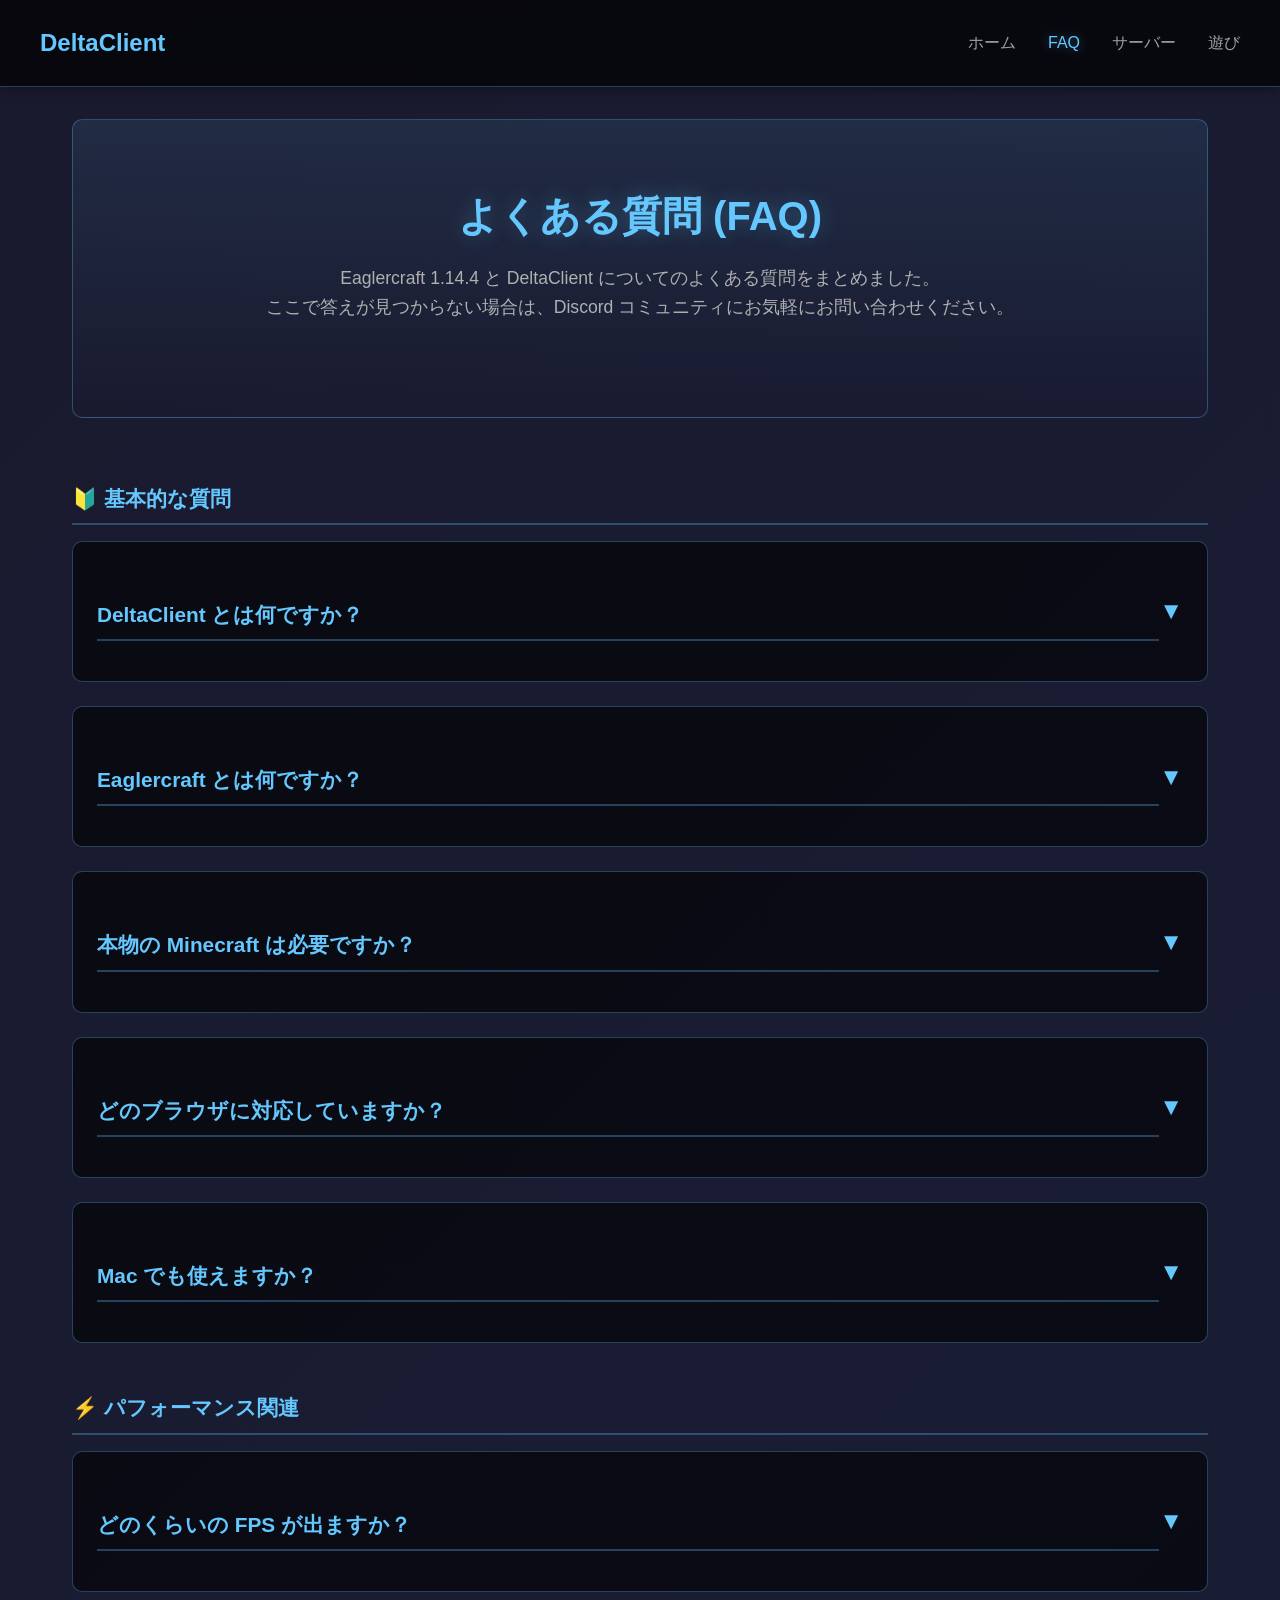
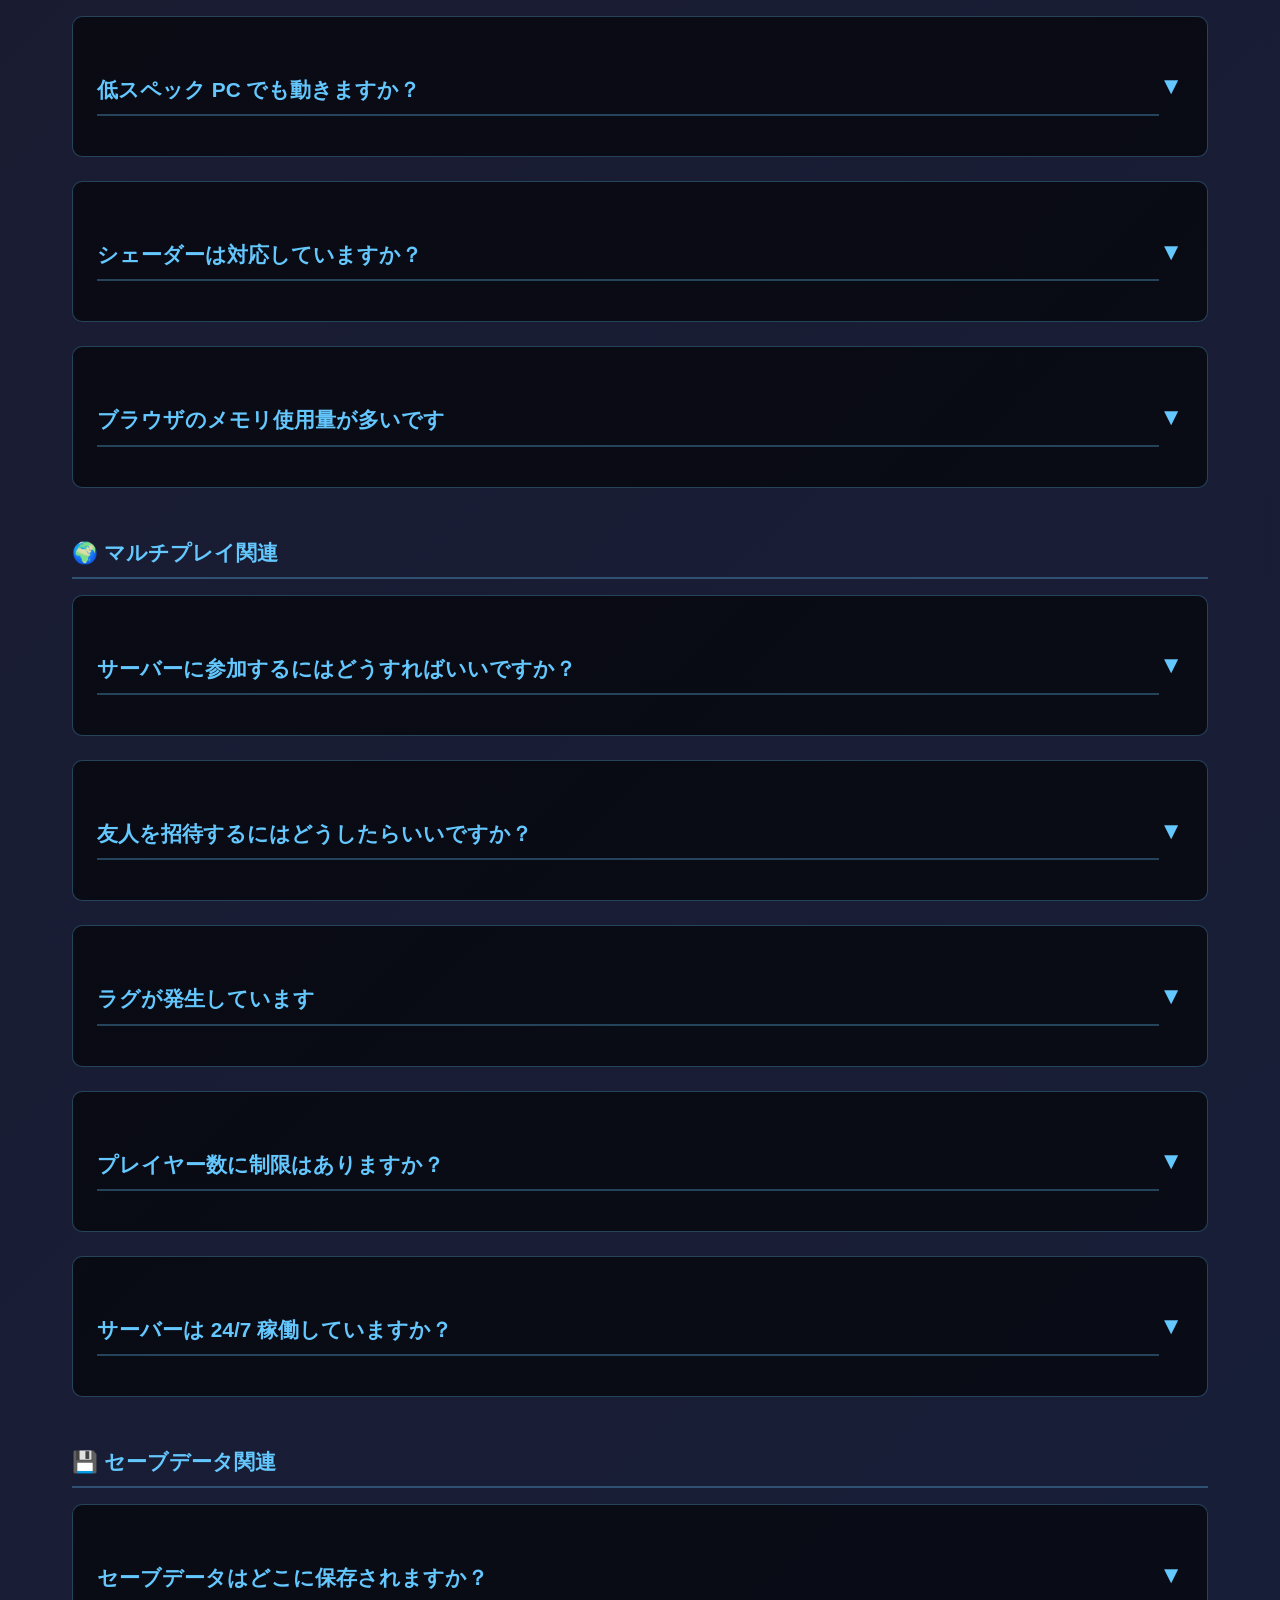
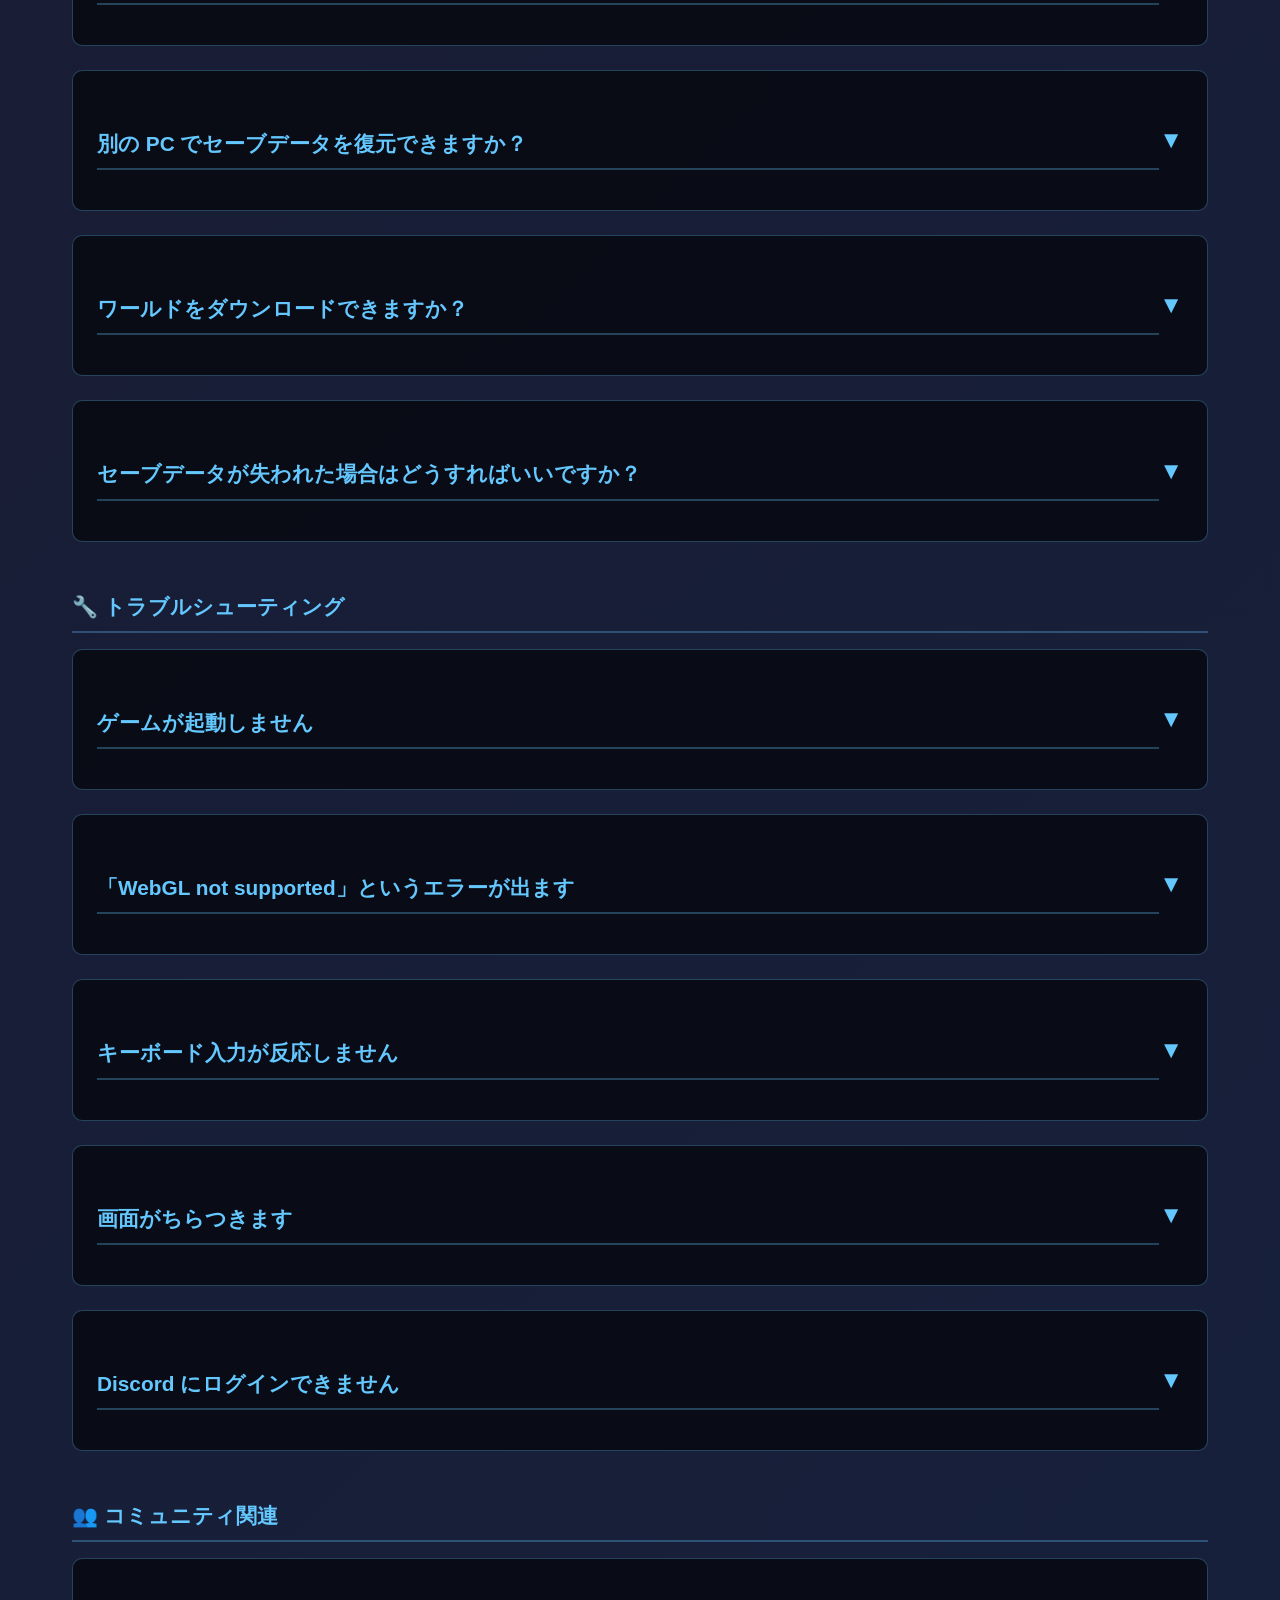
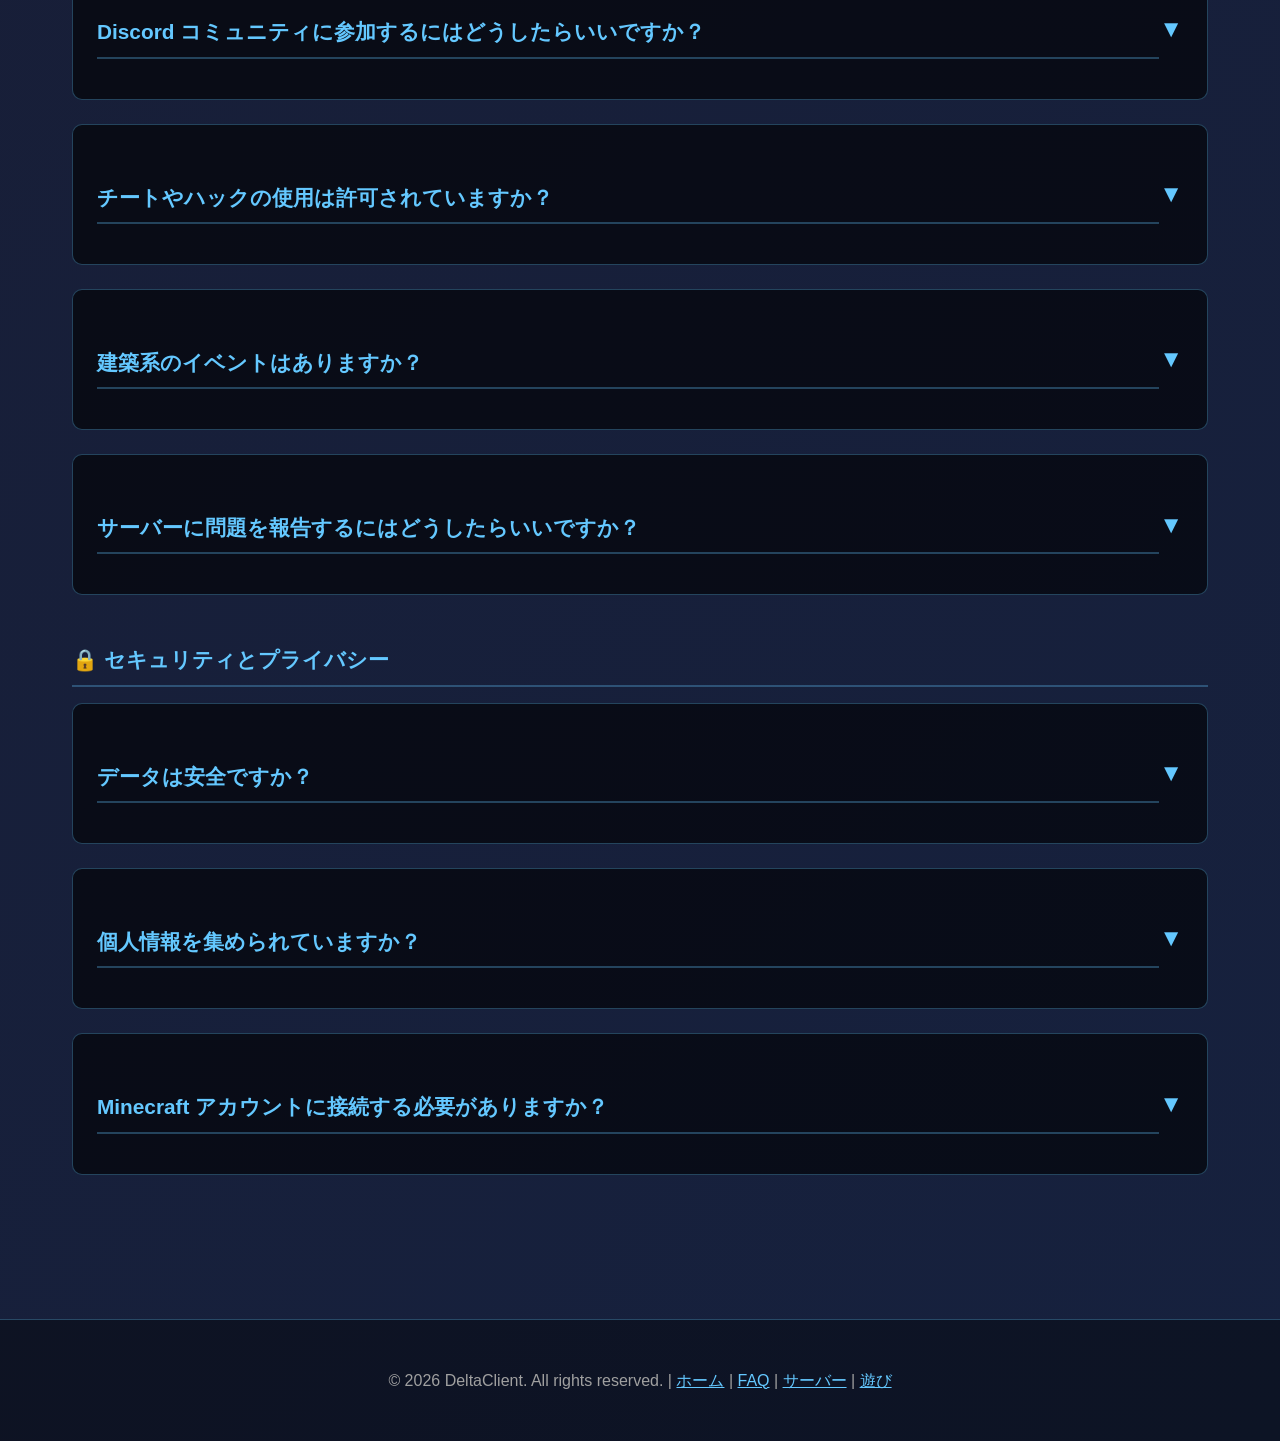
<file: docs/index.html>
<!DOCTYPE html>
<html lang="ja">
<head>
<meta charset="utf-8">
<meta content="width=device-width, initial-scale=1" name="viewport">
<title>DeltaClient FAQ - よくある質問</title>
<meta content="DeltaClient FAQ" property="og:title">
<meta content="website" property="og:type">
<meta content="Eaglercraft 1.14.4 と OptiFine に関するよくある質問とその回答です。" property="og:description">
<meta content="Eaglercraft 1.14.4 と OptiFine に関するよくある質問とその回答です。" name="description">
<link rel="stylesheet" href="style.css">
<style>
.faq-container {
  margin-top: 2rem;
}

.faq-category {
  margin-bottom: 3rem;
}

.faq-category h3 {
  font-size: 1.3rem;
  margin: 2rem 0 1rem 0;
  color: var(--primary-color);
  padding-bottom: 0.5rem;
  border-bottom: 2px solid var(--border-color);
}
</style>
</head>
<body>
<header>
  <div class="header-content">
    <a href="../index.html" class="logo">DeltaClient</a>
    <nav>
      <a href="../index.html">ホーム</a>
      <a href="index.html" class="active">FAQ</a>
      <a href="../server/index.html">サーバー</a>
      <a href="../lol/index.html">遊び</a>
    </nav>
  </div>
</header>

<div class="container">
  <section class="hero">
    <h1>よくある質問 (FAQ)</h1>
    <p>Eaglercraft 1.14.4 と DeltaClient についてのよくある質問をまとめました。<br>
    ここで答えが見つからない場合は、Discord コミュニティにお気軽にお問い合わせください。</p>
  </section>

  <div class="faq-container">
    <!-- 基本的な質問 -->
    <section class="faq-category">
      <h3>🔰 基本的な質問</h3>

      <div class="faq-item">
        <div class="faq-question">
          <h3>DeltaClient とは何ですか？</h3>
          <span class="faq-toggle">▼</span>
        </div>
        <div class="faq-answer">
          <p>DeltaClient は、Eaglercraft 1.14.4 + OptiFine のブラウザベースのランチャーです。インストール不要で、ブラウザからすぐに Minecraft をプレイできます。パフォーマンス最適化により、低スペック環境でも快適にプレイできるのが特徴です。</p>
        </div>
      </div>

      <div class="faq-item">
        <div class="faq-question">
          <h3>Eaglercraft とは何ですか？</h3>
          <span class="faq-toggle">▼</span>
        </div>
        <div class="faq-answer">
          <p>Eaglercraft は、Minecraft Java Edition を WebGL にコンパイルしたバージョンです。ブラウザで Minecraft をプレイできるため、インストールやダウンロードが不要です。マルチプレイサーバーにも対応しています。</p>
        </div>
      </div>

      <div class="faq-item">
        <div class="faq-question">
          <h3>本物の Minecraft は必要ですか？</h3>
          <span class="faq-toggle">▼</span>
        </div>
        <div class="faq-answer">
          <p>いいえ、不要です。DeltaClient はスタンドアロンで動作し、Minecraft Java Edition を購入する必要はありません。ブラウザからすぐにプレイを開始できます。</p>
        </div>
      </div>

      <div class="faq-item">
        <div class="faq-question">
          <h3>どのブラウザに対応していますか？</h3>
          <span class="faq-toggle">▼</span>
        </div>
        <div class="faq-answer">
          <p>WebGL 対応の最新ブラウザであれば動作します。推奨環境は Chrome, Firefox, Safari, Edge などです。古いバージョンのブラウザでは動作しないことがあります。</p>
        </div>
      </div>

      <div class="faq-item">
        <div class="faq-question">
          <h3>Mac でも使えますか？</h3>
          <span class="faq-toggle">▼</span>
        </div>
        <div class="faq-answer">
          <p>はい、Mac でもブラウザから使用できます。ただし、WebGL に対応した最新のブラウザが必要です。Safari は特定のバージョンで制限がある場合があります。</p>
        </div>
      </div>
    </section>

    <!-- パフォーマンス関連 -->
    <section class="faq-category">
      <h3>⚡ パフォーマンス関連</h3>

      <div class="faq-item">
        <div class="faq-question">
          <h3>どのくらいの FPS が出ますか？</h3>
          <span class="faq-toggle">▼</span>
        </div>
        <div class="faq-answer">
          <p>OptiFine の最適化により、ほとんどの環境で 60+ FPS が期待できます。ただし、PC のスペックやネットワーク速度により差があります。古い PC でも 30-40 FPS 程度でプレイ可能です。</p>
        </div>
      </div>

      <div class="faq-item">
        <div class="faq-question">
          <h3>低スペック PC でも動きますか？</h3>
          <span class="faq-toggle">▼</span>
        </div>
        <div class="faq-answer">
          <p>はい。DeltaClient は低スペック環境での動作を最優先に設計されています。レンダー距離やグラフィック設定を調整することで、古い PC でも快適にプレイできます。</p>
        </div>
      </div>

      <div class="faq-item">
        <div class="faq-question">
          <h3>シェーダーは対応していますか？</h3>
          <span class="faq-toggle">▼</span>
        </div>
        <div class="faq-answer">
          <p>DeltaClient ではシェーダーを無効化し、パフォーマンスを優先しています。これにより、ブラウザ版でも安定した高フレームレートを実現しています。</p>
        </div>
      </div>

      <div class="faq-item">
        <div class="faq-question">
          <h3>ブラウザのメモリ使用量が多いです</h3>
          <span class="faq-toggle">▼</span>
        </div>
        <div class="faq-answer">
          <p>これはゲームの性質上、ある程度は避けられません。ただし、ブラウザのリソース制限を確認したり、不要なタブを閉じたりすることで、メモリ使用量を削減できます。</p>
        </div>
      </div>
    </section>

    <!-- マルチプレイ関連 -->
    <section class="faq-category">
      <h3>🌍 マルチプレイ関連</h3>

      <div class="faq-item">
        <div class="faq-question">
          <h3>サーバーに参加するにはどうすればいいですか？</h3>
          <span class="faq-toggle">▼</span>
        </div>
        <div class="faq-answer">
          <p>ゲーム内のマルチプレイメニューからサーバーアドレスを入力するか、サーバーリストから選択してください。招待コードがある場合は、そのコードを入力すれば簡単に参加できます。</p>
        </div>
      </div>

      <div class="faq-item">
        <div class="faq-question">
          <h3>友人を招待するにはどうしたらいいですか？</h3>
          <span class="faq-toggle">▼</span>
        </div>
        <div class="faq-answer">
          <p>現在のワールドの「招待を共有」ボタンから招待コードを生成できます。このコードを友人に共有すれば、友人もワールドに参加できます。</p>
        </div>
      </div>

      <div class="faq-item">
        <div class="faq-question">
          <h3>ラグが発生しています</h3>
          <span class="faq-toggle">▼</span>
        </div>
        <div class="faq-answer">
          <p>以下の対策を試してください：1) インターネット接続を確認、2) ブラウザのキャッシュをクリア、3) グラフィック設定を下げる、4) 不要なバックグラウンドアプリを終了。それでも改善しない場合は、Discord で報告してください。</p>
        </div>
      </div>

      <div class="faq-item">
        <div class="faq-question">
          <h3>プレイヤー数に制限はありますか？</h3>
          <span class="faq-toggle">▼</span>
        </div>
        <div class="faq-answer">
          <p>サーバーの設定により異なります。通常、公開サーバーでは 10-50 人が同時にプレイできます。プライベートサーバーではより多くのプレイヤーをホストできる場合があります。</p>
        </div>
      </div>

      <div class="faq-item">
        <div class="faq-question">
          <h3>サーバーは 24/7 稼働していますか？</h3>
          <span class="faq-toggle">▼</span>
        </div>
        <div class="faq-answer">
          <p>メインサーバーは 24/7 稼働しています。ただし、定期的なメンテナンスのため、一時的にダウンすることがあります。メンテナンススケジュールは Discord で事前告知されます。</p>
        </div>
      </div>
    </section>

    <!-- セーブデータ -->
    <section class="faq-category">
      <h3>💾 セーブデータ関連</h3>

      <div class="faq-item">
        <div class="faq-question">
          <h3>セーブデータはどこに保存されますか？</h3>
          <span class="faq-toggle">▼</span>
        </div>
        <div class="faq-answer">
          <p>セーブデータはブラウザのローカルストレージに保存されます。ブラウザのキャッシュをクリアするとセーブデータが失われる可能性があります。重要なワールドはバックアップを推奨します。</p>
        </div>
      </div>

      <div class="faq-item">
        <div class="faq-question">
          <h3>別の PC でセーブデータを復元できますか？</h3>
          <span class="faq-toggle">▼</span>
        </div>
        <div class="faq-answer">
          <p>ブラウザのデータを別の PC に転送することで、理論上は可能ですが、推奨されません。マルチプレイサーバーのデータはサーバー側に保存されるため、別の PC からアクセスできます。</p>
        </div>
      </div>

      <div class="faq-item">
        <div class="faq-question">
          <h3>ワールドをダウンロードできますか？</h3>
          <span class="faq-toggle">▼</span>
        </div>
        <div class="faq-answer">
          <p>現在のバージョンではワールドのダウンロード機能はありません。ただし、今後のアップデートで実装される予定です。</p>
        </div>
      </div>

      <div class="faq-item">
        <div class="faq-question">
          <h3>セーブデータが失われた場合はどうすればいいですか？</h3>
          <span class="faq-toggle">▼</span>
        </div>
        <div class="faq-answer">
          <p>ブラウザのローカルストレージに復元できない場合、復旧は困難です。重要なワールドは定期的にバックアップすることをお勧めします。ただし、サーバーのデータは別に保存されているため、サーバーに参加すれば復旧できます。</p>
        </div>
      </div>
    </section>

    <!-- トラブルシューティング -->
    <section class="faq-category">
      <h3>🔧 トラブルシューティング</h3>

      <div class="faq-item">
        <div class="faq-question">
          <h3>ゲームが起動しません</h3>
          <span class="faq-toggle">▼</span>
        </div>
        <div class="faq-answer">
          <p>以下を確認してください：1) ブラウザが最新版か、2) WebGL が有効か、3) Javascript が有効か、4) ブラウザのキャッシュをクリア。それでも起動しない場合は、別のブラウザを試してください。</p>
        </div>
      </div>

      <div class="faq-item">
        <div class="faq-question">
          <h3>「WebGL not supported」というエラーが出ます</h3>
          <span class="faq-toggle">▼</span>
        </div>
        <div class="faq-answer">
          <p>お使いのブラウザが WebGL に対応していません。以下を試してください：1) ブラウザを最新版に更新、2) 別のブラウザを試す（Chrome, Firefox を推奨）、3) GPU ドライバを更新。</p>
        </div>
      </div>

      <div class="faq-item">
        <div class="faq-question">
          <h3>キーボード入力が反応しません</h3>
          <span class="faq-toggle">▼</span>
        </div>
        <div class="faq-answer">
          <p>ゲーム画面がアクティブになっていることを確認してください。クリックしてフォーカスを取得してから入力してください。問題が続く場合は、別のキーボードで試すか、ブラウザを再起動してください。</p>
        </div>
      </div>

      <div class="faq-item">
        <div class="faq-question">
          <h3>画面がちらつきます</h3>
          <span class="faq-toggle">▼</span>
        </div>
        <div class="faq-answer">
          <p>これは GPU ドライバの問題の可能性があります。以下を試してください：1) GPU ドライバを更新、2) ブラウザの硬件アクセラレーションを無効化、3) グラフィック設定を下げる。</p>
        </div>
      </div>

      <div class="faq-item">
        <div class="faq-question">
          <h3>Discord にログインできません</h3>
          <span class="faq-toggle">▼</span>
        </div>
        <div class="faq-answer">
          <p>ブラウザのポップアップブロックが有効になっていないか確認してください。また、3rd パーティクッキーが有効になっているか確認してください。それでも解決しない場合は、ブラウザを再起動してみてください。</p>
        </div>
      </div>
    </section>

    <!-- コミュニティ -->
    <section class="faq-category">
      <h3>👥 コミュニティ関連</h3>

      <div class="faq-item">
        <div class="faq-question">
          <h3>Discord コミュニティに参加するにはどうしたらいいですか？</h3>
          <span class="faq-toggle">▼</span>
        </div>
        <div class="faq-answer">
          <p>ホームページの Discord リンクをクリックするか、「サーバー」ページから直接参加できます。コミュニティではイベント情報や助言を受けることができます。</p>
        </div>
      </div>

      <div class="faq-item">
        <div class="faq-question">
          <h3>チートやハックの使用は許可されていますか？</h3>
          <span class="faq-toggle">▼</span>
        </div>
        <div class="faq-answer">
          <p>いいえ。マルチプレイサーバーではチート、ハック、不正行為は禁止されています。違反したアカウントは永続的にバンされる可能性があります。</p>
        </div>
      </div>

      <div class="faq-item">
        <div class="faq-question">
          <h3>建築系のイベントはありますか？</h3>
          <span class="faq-toggle">▼</span>
        </div>
        <div class="faq-answer">
          <p>はい。定期的に建築コンテスト、生存挑戦、PvP イベントなど、様々なイベントを開催しています。詳細は Discord で告知されます。</p>
        </div>
      </div>

      <div class="faq-item">
        <div class="faq-question">
          <h3>サーバーに問題を報告するにはどうしたらいいですか？</h3>
          <span class="faq-toggle">▼</span>
        </div>
        <div class="faq-answer">
          <p>Discord の「#バグ報告」チャンネルで報告してください。詳細な説明と、問題を再現するための手順を含めていただくと、より迅速に対応できます。</p>
        </div>
      </div>
    </section>

    <!-- セキュリティとプライバシー -->
    <section class="faq-category">
      <h3>🔒 セキュリティとプライバシー</h3>

      <div class="faq-item">
        <div class="faq-question">
          <h3>データは安全ですか？</h3>
          <span class="faq-toggle">▼</span>
        </div>
        <div class="faq-answer">
          <p>はい。ゲーム内データはローカルストレージに暗号化されて保存されます。ただし、ローカルストレージはブラウザのセキュリティに依存するため、100% 安全とは言い切れません。重要なデータのバックアップをお勧めします。</p>
        </div>
      </div>

      <div class="faq-item">
        <div class="faq-question">
          <h3>個人情報を集められていますか？</h3>
          <span class="faq-toggle">▼</span>
        </div>
        <div class="faq-answer">
          <p>DeltaClient はプレイヤー名とゲーム統計情報のみを収集します。個人情報（メール、住所など）は収集していません。詳細はプライバシーポリシーをご覧ください。</p>
        </div>
      </div>

      <div class="faq-item">
        <div class="faq-question">
          <h3>Minecraft アカウントに接続する必要がありますか？</h3>
          <span class="faq-toggle">▼</span>
        </div>
        <div class="faq-answer">
          <p>いいえ。DeltaClient はスタンドアロンで動作し、Minecraft アカウント接続は不要です。プレイヤー名のみで遊べます。</p>
        </div>
      </div>
    </section>
  </div>
</div>

<footer>
  <p>&copy; 2026 DeltaClient. All rights reserved. | 
  <a href="../index.html">ホーム</a> | 
  <a href="index.html">FAQ</a> | 
  <a href="../server/index.html">サーバー</a> | 
  <a href="../lol/index.html">遊び</a></p>
</footer>

<script>
// FAQ アコーディオン機能
document.querySelectorAll('.faq-question').forEach(question => {
  question.addEventListener('click', function() {
    const faqItem = this.parentElement;
    faqItem.classList.toggle('active');
  });
});
</script>
</body>
</html>
</file>
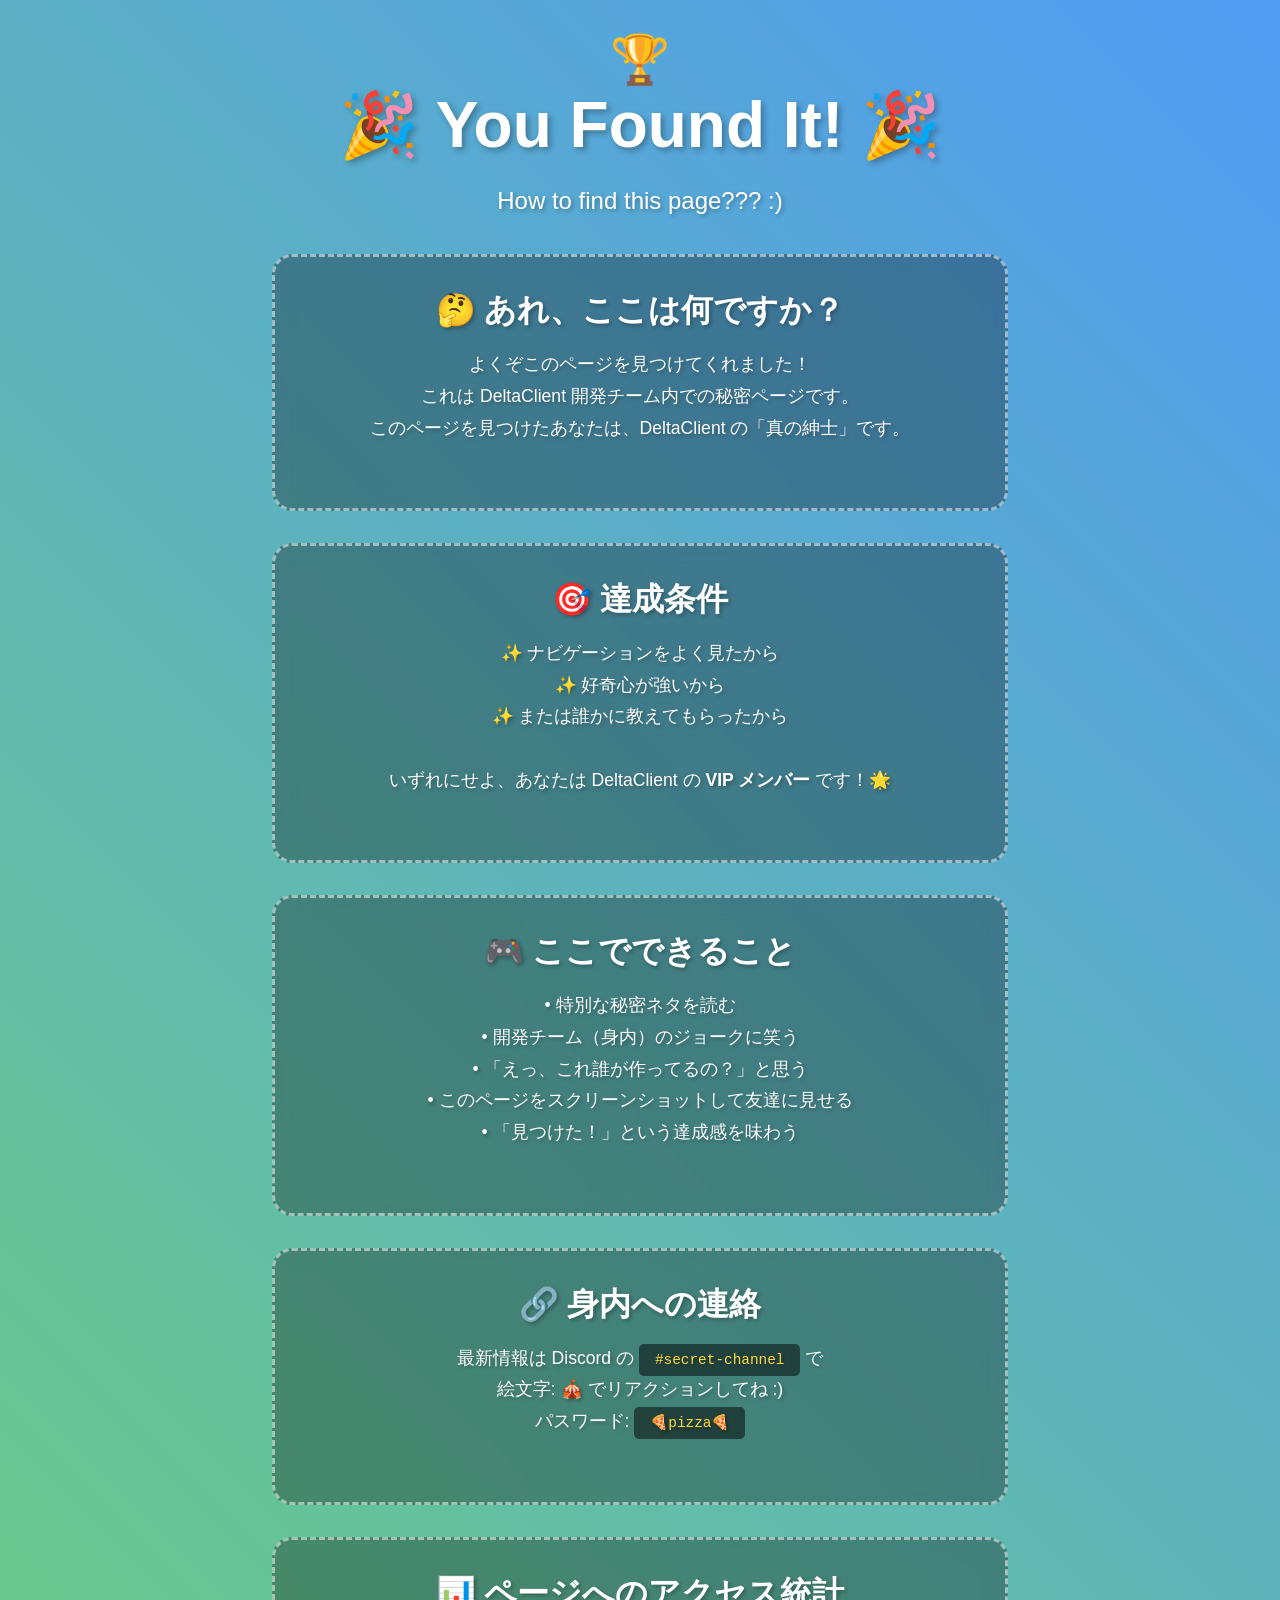
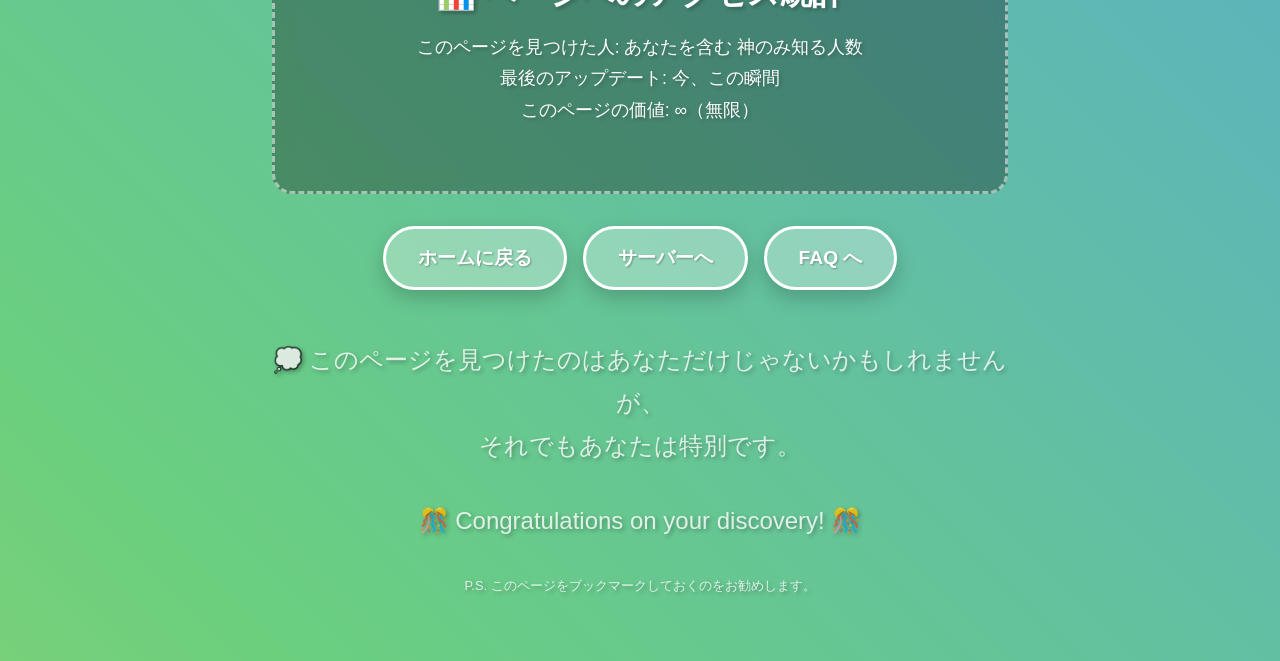
<file: lol/index.html>
<!DOCTYPE html>
<html lang="ja">
<head>
<meta charset="utf-8">
<meta content="width=device-width, initial-scale=1" name="viewport">
<title>🎉 How to find this page??? :)</title>
<meta content="Secret DeltaClient Page" property="og:title">
<meta content="website" property="og:type">
<meta content="You found it! Congratulations! 🎉" property="og:description">
<meta content="You found it! Congratulations! 🎉" name="description">
<style>
* {
  margin: 0;
  padding: 0;
  box-sizing: border-box;
}

body {
  font-family: 'Comic Sans MS', 'Nunito', sans-serif;
  background: linear-gradient(45deg, #ff6b6b, #ffd93d, #6bcf7f, #4d96ff, #c44569);
  background-size: 400% 400%;
  animation: gradientShift 15s ease infinite;
  color: #fff;
  min-height: 100vh;
  display: flex;
  align-items: center;
  justify-content: center;
  text-align: center;
  overflow: hidden;
}

@keyframes gradientShift {
  0% { background-position: 0% 50%; }
  50% { background-position: 100% 50%; }
  100% { background-position: 0% 50%; }
}

.container {
  padding: 2rem;
  max-width: 800px;
  position: relative;
  z-index: 10;
}

.emoji-rain {
  position: fixed;
  top: -50px;
  width: 100%;
  height: 100vh;
  pointer-events: none;
  overflow: hidden;
}

.emoji {
  position: absolute;
  font-size: 2rem;
  opacity: 0.8;
  animation: fall linear infinite;
}

@keyframes fall {
  to {
    transform: translateY(100vh);
  }
}

h1 {
  font-size: 4rem;
  margin-bottom: 1rem;
  text-shadow: 3px 3px 6px rgba(0, 0, 0, 0.3);
  animation: bounce 1s ease-in-out infinite;
}

@keyframes bounce {
  0%, 100% { transform: translateY(0); }
  50% { transform: translateY(-20px); }
}

p {
  font-size: 1.5rem;
  margin-bottom: 2rem;
  text-shadow: 2px 2px 4px rgba(0, 0, 0, 0.3);
  line-height: 1.8;
}

.section {
  background: rgba(0, 0, 0, 0.3);
  border-radius: 20px;
  padding: 2rem;
  margin: 2rem 0;
  backdrop-filter: blur(10px);
  border: 3px dashed rgba(255, 255, 255, 0.5);
}

.section h2 {
  font-size: 2rem;
  margin-bottom: 1rem;
  text-shadow: 2px 2px 4px rgba(0, 0, 0, 0.3);
}

.section p {
  font-size: 1.1rem;
}

.button-group {
  display: flex;
  gap: 1rem;
  justify-content: center;
  flex-wrap: wrap;
  margin-top: 2rem;
}

.btn {
  padding: 1rem 2rem;
  font-size: 1.2rem;
  background: rgba(255, 255, 255, 0.3);
  color: #fff;
  border: 3px solid #fff;
  border-radius: 50px;
  cursor: pointer;
  text-decoration: none;
  transition: all 0.3s;
  font-weight: bold;
  text-shadow: 1px 1px 2px rgba(0, 0, 0, 0.3);
  box-shadow: 0 8px 20px rgba(0, 0, 0, 0.2);
}

.btn:hover {
  background: rgba(255, 255, 255, 0.5);
  transform: scale(1.1) rotate(2deg);
  box-shadow: 0 12px 30px rgba(0, 0, 0, 0.3);
}

.fun-text {
  font-size: 0.9rem;
  color: rgba(255, 255, 255, 0.8);
  margin-top: 3rem;
  text-shadow: 1px 1px 2px rgba(0, 0, 0, 0.3);
}

.achievement {
  font-size: 3rem;
  animation: spin 2s linear infinite;
}

@keyframes spin {
  0% { transform: rotate(0deg); }
  100% { transform: rotate(360deg); }
}

.secret-link {
  display: inline-block;
  margin-top: 1rem;
  padding: 0.5rem 1rem;
  background: rgba(255, 255, 255, 0.2);
  border-radius: 10px;
  color: #fff;
  text-decoration: none;
  transition: all 0.3s;
  font-size: 1rem;
}

.secret-link:hover {
  background: rgba(255, 255, 255, 0.4);
  transform: translateY(-3px);
}

.confetti {
  position: fixed;
  width: 10px;
  height: 10px;
  background: #ff6b6b;
  pointer-events: none;
  animation: confettiFall 3s linear forwards;
}

@keyframes confettiFall {
  to {
    transform: translateY(100vh) rotate(360deg);
    opacity: 0;
  }
}

code {
  background: rgba(0, 0, 0, 0.5);
  padding: 0.5rem 1rem;
  border-radius: 5px;
  font-family: 'Courier New', monospace;
  font-size: 0.9rem;
  color: #ffd93d;
}
</style>
</head>
<body>

<div class="emoji-rain" id="emojiRain"></div>

<div class="container">
  <div class="achievement">🏆</div>
  <h1>🎉 You Found It! 🎉</h1>
  <p>How to find this page??? :)</p>

  <div class="section">
    <h2>🤔 あれ、ここは何ですか？</h2>
    <p>よくぞこのページを見つけてくれました！<br>
    これは DeltaClient 開発チーム内での秘密ページです。<br>
    このページを見つけたあなたは、DeltaClient の「真の紳士」です。</p>
  </div>

  <div class="section">
    <h2>🎯 達成条件</h2>
    <p>
      ✨ ナビゲーションをよく見たから<br>
      ✨ 好奇心が強いから<br>
      ✨ または誰かに教えてもらったから<br>
      <br>
      いずれにせよ、あなたは DeltaClient の <strong>VIP メンバー</strong> です！🌟
    </p>
  </div>

  <div class="section">
    <h2>🎮 ここでできること</h2>
    <p>
      • 特別な秘密ネタを読む<br>
      • 開発チーム（身内）のジョークに笑う<br>
      • 「えっ、これ誰が作ってるの？」と思う<br>
      • このページをスクリーンショットして友達に見せる<br>
      • 「見つけた！」という達成感を味わう
    </p>
  </div>

  <div class="section">
    <h2>🔗 身内への連絡</h2>
    <p>
      最新情報は Discord の <code>#secret-channel</code> で<br>
      絵文字: 🎪 でリアクションしてね :)<br>
      パスワード: <code>🍕pizza🍕</code>
    </p>
  </div>

  <div class="section">
    <h2>📊 ページへのアクセス統計</h2>
    <p>
      このページを見つけた人: あなたを含む 神のみ知る人数<br>
      最後のアップデート: 今、この瞬間<br>
      このページの価値: ∞（無限）
    </p>
  </div>

  <div class="button-group">
    <a href="../index.html" class="btn">ホームに戻る</a>
    <a href="../server/index.html" class="btn">サーバーへ</a>
    <a href="../docs/index.html" class="btn">FAQ へ</a>
  </div>

  <div class="fun-text">
    <p>
      💭 このページを見つけたのはあなただけじゃないかもしれませんが、<br>
      それでもあなたは特別です。
    </p>
    <p style="margin-top: 1rem;">
      🎊 Congratulations on your discovery! 🎊
    </p>
    <p style="margin-top: 2rem; font-size: 0.8rem;">
      P.S. このページをブックマークしておくのをお勧めします。
    </p>
  </div>
</div>

<script>
// エモジの雨を生成
function createEmojiRain() {
  const emojis = ['🎮', '🎉', '✨', '🎊', '🎈', '🍕', '💻', '🚀', '⭐', '🌟'];
  const emojiRain = document.getElementById('emojiRain');
  
  for (let i = 0; i < 20; i++) {
    setTimeout(() => {
      const emoji = document.createElement('div');
      emoji.className = 'emoji';
      emoji.textContent = emojis[Math.floor(Math.random() * emojis.length)];
      emoji.style.left = Math.random() * 100 + '%';
      emoji.style.animationDuration = (Math.random() * 3 + 5) + 's';
      emoji.style.animationDelay = Math.random() * 2 + 's';
      emojiRain.appendChild(emoji);
      
      setTimeout(() => emoji.remove(), 8000);
    }, i * 200);
  }
}

// コンフェッティを生成
function createConfetti() {
  const colors = ['#ff6b6b', '#ffd93d', '#6bcf7f', '#4d96ff', '#c44569'];
  
  for (let i = 0; i < 50; i++) {
    const confetti = document.createElement('div');
    confetti.className = 'confetti';
    confetti.style.left = Math.random() * 100 + 'vw';
    confetti.style.backgroundColor = colors[Math.floor(Math.random() * colors.length)];
    confetti.style.animationDelay = Math.random() * 0.5 + 's';
    document.body.appendChild(confetti);
    
    setTimeout(() => confetti.remove(), 3500);
  }
}

// ページロード時に実行
window.addEventListener('load', () => {
  createEmojiRain();
  createConfetti();
  
  // 定期的にエモジを追加
  setInterval(createEmojiRain, 5000);
});

// クリック時にコンフェッティを生成
document.addEventListener('click', (e) => {
  if (e.target.classList.contains('btn')) {
    for (let i = 0; i < 20; i++) {
      const confetti = document.createElement('div');
      confetti.className = 'confetti';
      confetti.style.left = e.clientX + 'px';
      confetti.style.top = e.clientY + 'px';
      confetti.style.backgroundColor = ['#ff6b6b', '#ffd93d', '#6bcf7f', '#4d96ff', '#c44569'][Math.floor(Math.random() * 5)];
      document.body.appendChild(confetti);
      
      setTimeout(() => confetti.remove(), 3500);
    }
  }
});
</script>

</body>
</html>
</file>
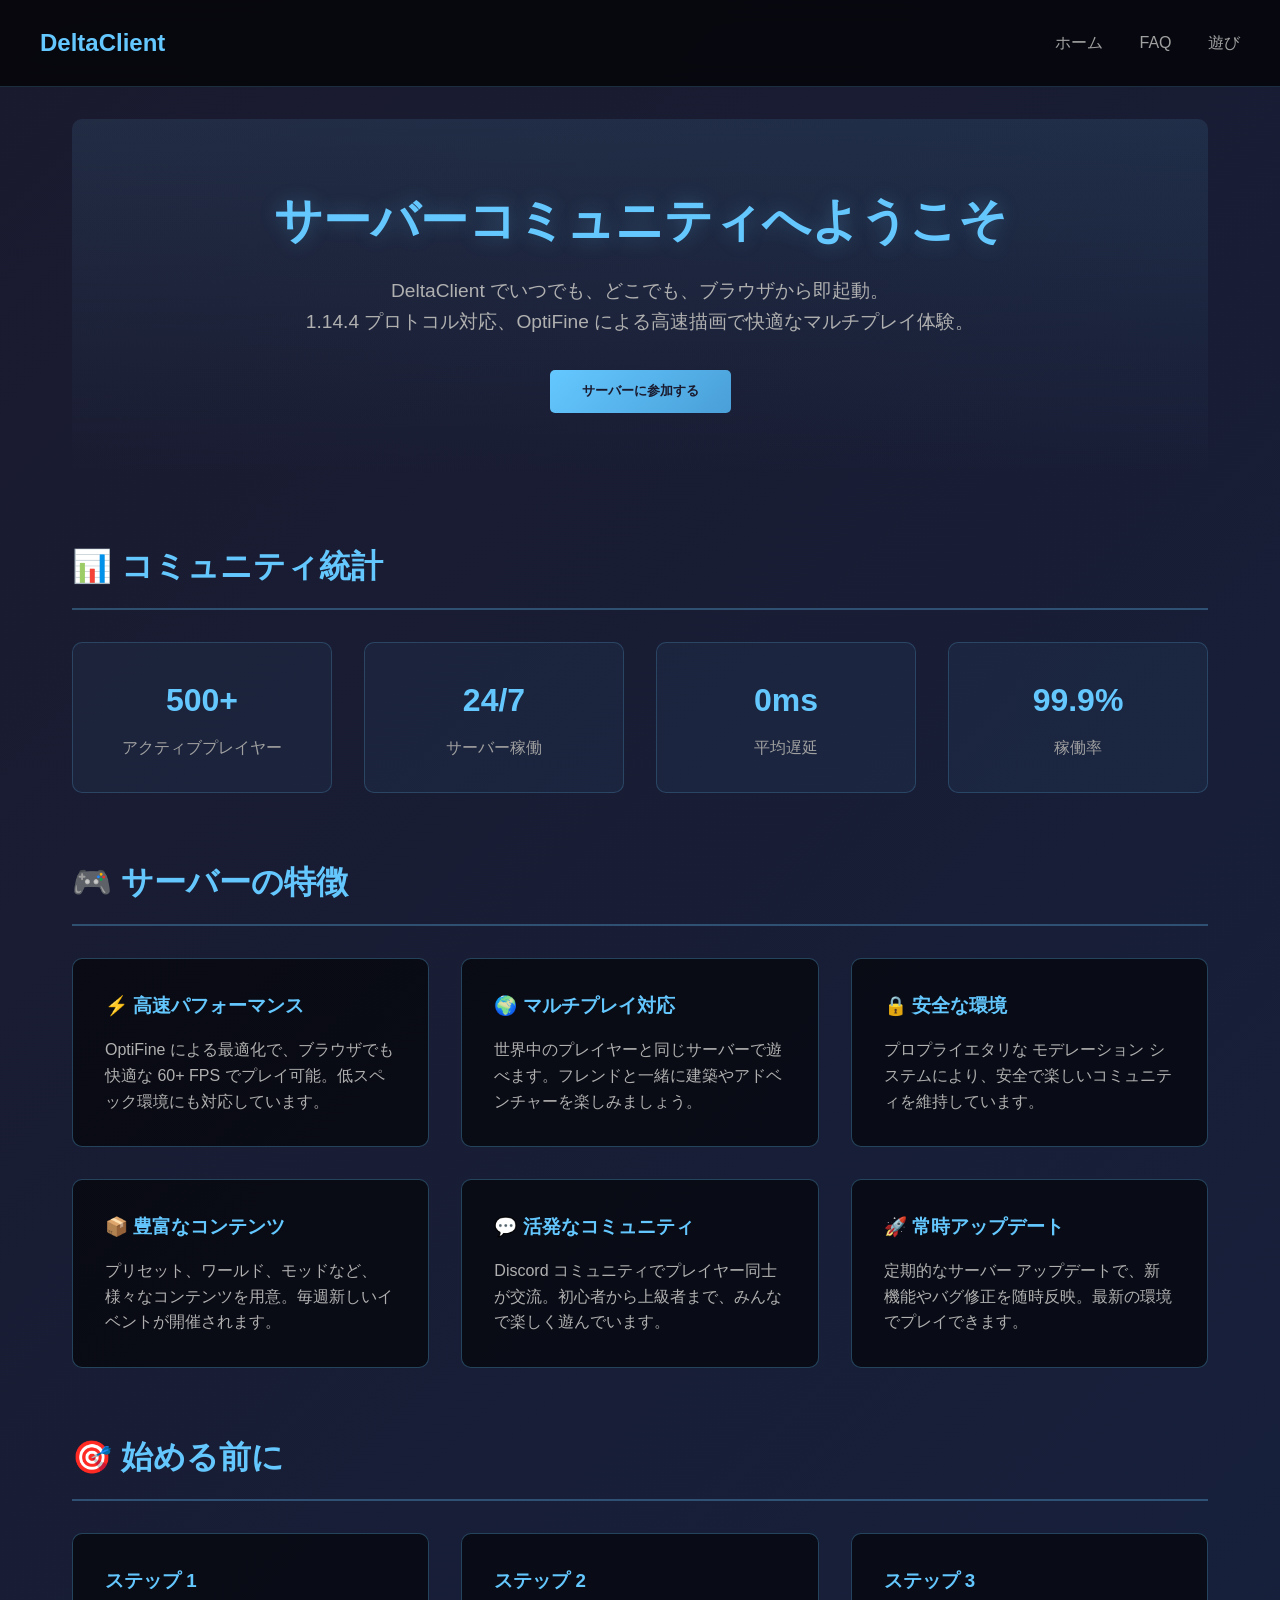
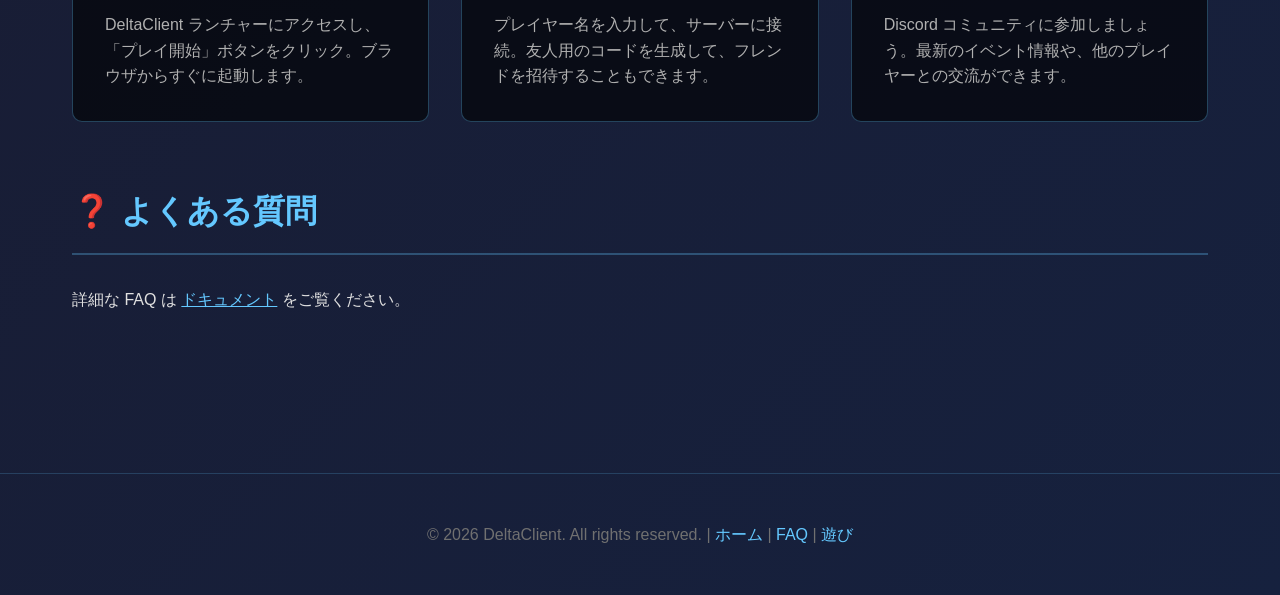
<file: server/index.html>
<!DOCTYPE html>
<html lang="ja">
<head>
<meta charset="utf-8">
<meta content="width=device-width, initial-scale=1" name="viewport">
<title>DeltaClient Server - サーバー紹介</title>
<meta content="DeltaClient Server Community" property="og:title">
<meta content="website" property="og:type">
<meta content="DeltaClient 1.14.4 サーバーコミュニティへようこそ。パフォーマンス特化の Eaglercraft 環境で、快適なマルチプレイを体験できます。" property="og:description">
<meta content="DeltaClient 1.14.4 サーバーコミュニティへようこそ。パフォーマンス特化の Eaglercraft 環境で、快適なマルチプレイを体験できます。" name="description">
<style>
* {
  margin: 0;
  padding: 0;
  box-sizing: border-box;
}

body {
  font-family: 'Inter', sans-serif;
  background: linear-gradient(135deg, #1a1a2e 0%, #16213e 100%);
  color: #e0e0e0;
  line-height: 1.6;
}

header {
  background: rgba(0, 0, 0, 0.7);
  backdrop-filter: blur(10px);
  padding: 1.5rem 2rem;
  border-bottom: 1px solid rgba(100, 200, 255, 0.2);
  position: sticky;
  top: 0;
  z-index: 100;
}

.header-content {
  max-width: 1200px;
  margin: 0 auto;
  display: flex;
  justify-content: space-between;
  align-items: center;
}

.logo {
  font-size: 1.5rem;
  font-weight: bold;
  color: #64c8ff;
  text-decoration: none;
}

nav a {
  color: #a0a0a0;
  text-decoration: none;
  margin-left: 2rem;
  transition: color 0.3s;
}

nav a:hover {
  color: #64c8ff;
}

.container {
  max-width: 1200px;
  margin: 0 auto;
  padding: 2rem;
}

.hero {
  text-align: center;
  padding: 4rem 2rem;
  background: linear-gradient(180deg, rgba(100, 200, 255, 0.1) 0%, transparent 100%);
  border-radius: 10px;
  margin-bottom: 4rem;
}

.hero h1 {
  font-size: 3rem;
  margin-bottom: 1rem;
  color: #64c8ff;
  text-shadow: 0 0 20px rgba(100, 200, 255, 0.3);
}

.hero p {
  font-size: 1.2rem;
  color: #b0b0b0;
  margin-bottom: 2rem;
}

.btn {
  display: inline-block;
  padding: 0.8rem 2rem;
  background: linear-gradient(135deg, #64c8ff 0%, #4a9fd8 100%);
  color: #1a1a2e;
  text-decoration: none;
  border-radius: 5px;
  transition: transform 0.3s, box-shadow 0.3s;
  font-weight: bold;
  border: none;
  cursor: pointer;
}

.btn:hover {
  transform: translateY(-2px);
  box-shadow: 0 10px 30px rgba(100, 200, 255, 0.3);
}

.section {
  margin-bottom: 4rem;
}

.section h2 {
  font-size: 2rem;
  margin-bottom: 2rem;
  color: #64c8ff;
  border-bottom: 2px solid rgba(100, 200, 255, 0.3);
  padding-bottom: 1rem;
}

.cards {
  display: grid;
  grid-template-columns: repeat(auto-fit, minmax(300px, 1fr));
  gap: 2rem;
}

.card {
  background: rgba(0, 0, 0, 0.6);
  border: 1px solid rgba(100, 200, 255, 0.3);
  border-radius: 10px;
  padding: 2rem;
  transition: all 0.3s;
}

.card:hover {
  border-color: rgba(100, 200, 255, 0.6);
  box-shadow: 0 10px 30px rgba(100, 200, 255, 0.2);
  transform: translateY(-5px);
}

.card h3 {
  color: #64c8ff;
  margin-bottom: 1rem;
}

.card p {
  color: #b0b0b0;
}

footer {
  text-align: center;
  padding: 3rem 2rem;
  border-top: 1px solid rgba(100, 200, 255, 0.2);
  color: #707070;
  margin-top: 4rem;
}

.stats {
  display: grid;
  grid-template-columns: repeat(auto-fit, minmax(200px, 1fr));
  gap: 2rem;
  margin: 2rem 0;
}

.stat-item {
  text-align: center;
  padding: 2rem;
  background: rgba(100, 200, 255, 0.05);
  border: 1px solid rgba(100, 200, 255, 0.2);
  border-radius: 10px;
}

.stat-number {
  font-size: 2rem;
  color: #64c8ff;
  font-weight: bold;
}

.stat-label {
  color: #a0a0a0;
  margin-top: 0.5rem;
}

.highlight {
  color: #64c8ff;
}
</style>
</head>
<body>
<header>
  <div class="header-content">
    <a href="../index.html" class="logo">DeltaClient</a>
    <nav>
      <a href="../index.html">ホーム</a>
      <a href="../docs/index.html">FAQ</a>
      <a href="../lol/index.html">遊び</a>
    </nav>
  </div>
</header>

<div class="container">
  <section class="hero">
    <h1>サーバーコミュニティへようこそ</h1>
    <p>DeltaClient でいつでも、どこでも、ブラウザから即起動。<br>
    1.14.4 プロトコル対応、OptiFine による高速描画で快適なマルチプレイ体験。</p>
    <button class="btn">サーバーに参加する</button>
  </section>

  <section class="section">
    <h2>📊 コミュニティ統計</h2>
    <div class="stats">
      <div class="stat-item">
        <div class="stat-number">500+</div>
        <div class="stat-label">アクティブプレイヤー</div>
      </div>
      <div class="stat-item">
        <div class="stat-number">24/7</div>
        <div class="stat-label">サーバー稼働</div>
      </div>
      <div class="stat-item">
        <div class="stat-number">0ms</div>
        <div class="stat-label">平均遅延</div>
      </div>
      <div class="stat-item">
        <div class="stat-number">99.9%</div>
        <div class="stat-label">稼働率</div>
      </div>
    </div>
  </section>

  <section class="section">
    <h2>🎮 サーバーの特徴</h2>
    <div class="cards">
      <div class="card">
        <h3>⚡ 高速パフォーマンス</h3>
        <p>OptiFine による最適化で、ブラウザでも快適な 60+ FPS でプレイ可能。低スペック環境にも対応しています。</p>
      </div>
      <div class="card">
        <h3>🌍 マルチプレイ対応</h3>
        <p>世界中のプレイヤーと同じサーバーで遊べます。フレンドと一緒に建築やアドベンチャーを楽しみましょう。</p>
      </div>
      <div class="card">
        <h3>🔒 安全な環境</h3>
        <p>プロプライエタリな モデレーション システムにより、安全で楽しいコミュニティを維持しています。</p>
      </div>
      <div class="card">
        <h3>📦 豊富なコンテンツ</h3>
        <p>プリセット、ワールド、モッドなど、様々なコンテンツを用意。毎週新しいイベントが開催されます。</p>
      </div>
      <div class="card">
        <h3>💬 活発なコミュニティ</h3>
        <p>Discord コミュニティでプレイヤー同士が交流。初心者から上級者まで、みんなで楽しく遊んでいます。</p>
      </div>
      <div class="card">
        <h3>🚀 常時アップデート</h3>
        <p>定期的なサーバー アップデートで、新機能やバグ修正を随時反映。最新の環境でプレイできます。</p>
      </div>
    </div>
  </section>

  <section class="section">
    <h2>🎯 始める前に</h2>
    <div class="cards">
      <div class="card">
        <h3>ステップ 1</h3>
        <p>DeltaClient ランチャーにアクセスし、「プレイ開始」ボタンをクリック。ブラウザからすぐに起動します。</p>
      </div>
      <div class="card">
        <h3>ステップ 2</h3>
        <p>プレイヤー名を入力して、サーバーに接続。友人用のコードを生成して、フレンドを招待することもできます。</p>
      </div>
      <div class="card">
        <h3>ステップ 3</h3>
        <p>Discord コミュニティに参加しましょう。最新のイベント情報や、他のプレイヤーとの交流ができます。</p>
      </div>
    </div>
  </section>

  <section class="section">
    <h2>❓ よくある質問</h2>
    <p>詳細な FAQ は <a href="../docs/index.html" style="color: #64c8ff; text-decoration: underline;">ドキュメント</a> をご覧ください。</p>
  </section>
</div>

<footer>
  <p>&copy; 2026 DeltaClient. All rights reserved. | 
  <a href="../index.html" style="color: #64c8ff; text-decoration: none;">ホーム</a> | 
  <a href="../docs/index.html" style="color: #64c8ff; text-decoration: none;">FAQ</a> | 
  <a href="../lol/index.html" style="color: #64c8ff; text-decoration: none;">遊び</a></p>
</footer>
</body>
</html>
</file>
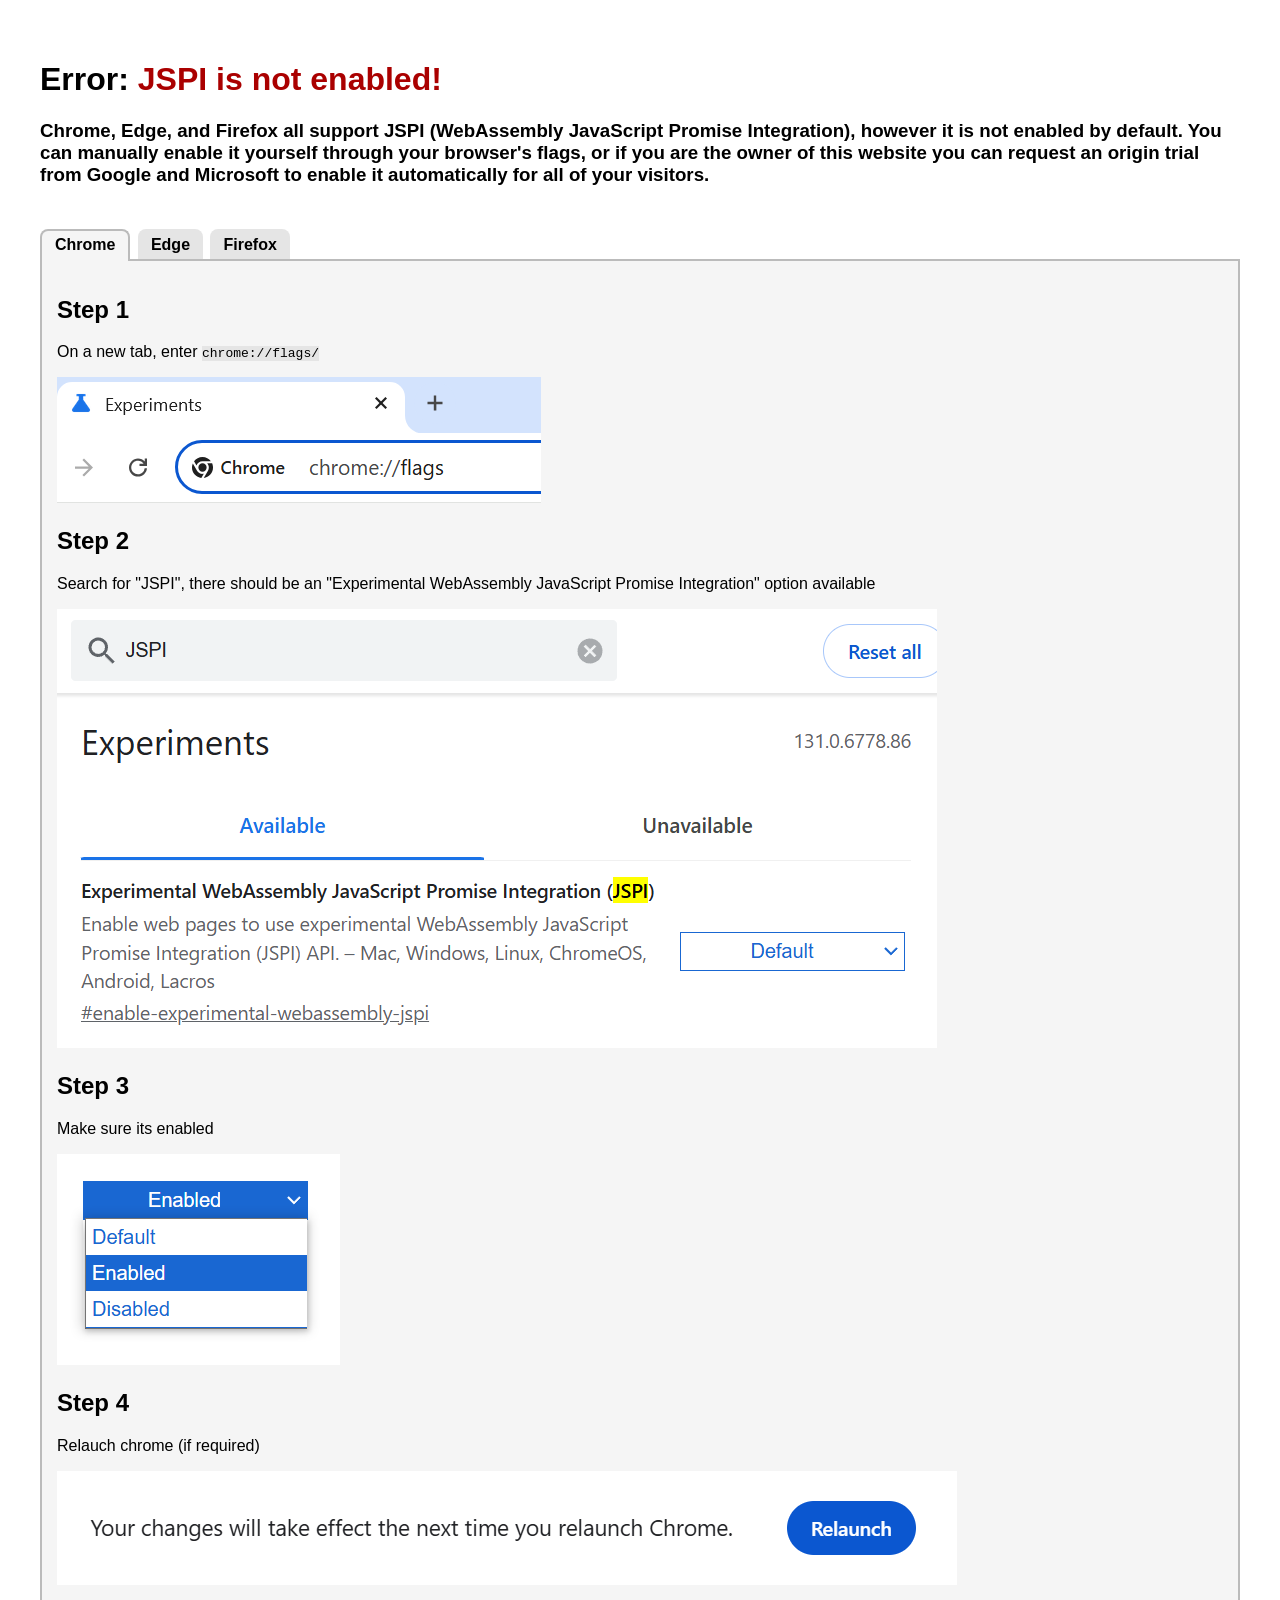
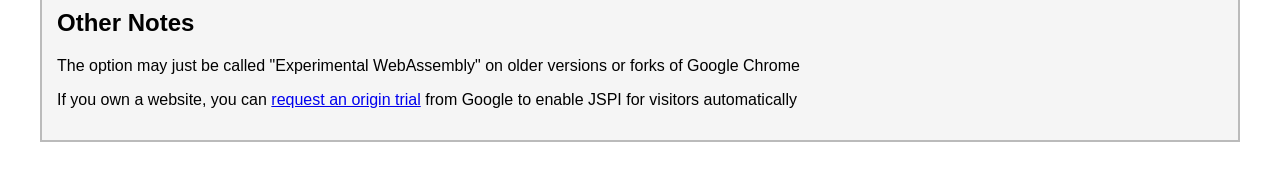
<file: game/enableJSPIScreen.html>
<!DOCTYPE html>
<html>
	<head>
		<meta charset="UTF-8">
		<meta name="viewport" content="width=device-width, initial-scale=1.0">
		<title>JSPI is not enabled!</title>
		<style type="text/css">
			html {
				width: 100%;
				height: 100%;
				background-color: white;
			}
			body {
				margin: 0px;
				padding: 40px;
				font-family: sans-serif;
			}
			.red_text {
				color: #AA0000;
			}
			.tabPaneTab {
				display: inline-block;
				margin-right: 3px;
				padding: 7px 13px 5px 13px;
				background-color: #E5E5E5;
				border-top-left-radius: 8px;
				border-top-right-radius: 8px;
				border-bottom: 2px solid #BBBBBB;
				user-select: none;
				font-weight: bold;
				position: relative;
				top: 2px;
			}
			.tabPaneTabSelected {
				padding: 5px 13px 7px 13px;
				background-color: #F5F5F5;
				border-left: 2px solid #BBBBBB;
				border-top: 2px solid #BBBBBB;
				border-right: 2px solid #BBBBBB;
				border-bottom: none;
			}
			.tabPaneTab p {
				margin-block-start: 0px;
				margin-block-end: 0px;
			}
			.tabPaneContent {
				background-color: #F5F5F5;
				border: 2px solid #BBBBBB;
			}
			.tabPanePage {
				padding: 15px;
			}
			.nolink, .nolink:link, .nolink:active, .nolink:visited, .nolink:hover {
				color: black;
				text-decoration: none;
			}
			.code {
				background-color: #E5E5E5;
				font-family: monospace;
			}
			.bold {
				font-weight: bold;
			}
		</style>
		<script type="text/javascript">
			function tabSel(id) {
				for(var i = 0; i < 3; ++i) {
					if(i === id) {
						document.getElementById("tab-" + i).classList.add("tabPaneTabSelected");
						document.getElementById("content-" + i).style.display = "block";
					}else {
						document.getElementById("tab-" + i).classList.remove("tabPaneTabSelected");
						document.getElementById("content-" + i).style.display = "none";
					}
				}
			}
			const images = [];
			function initImages() {
				const w = getMaxWidth();
				for(let el of document.getElementsByClassName("dynamic_scale_img")) {
					if(!el.complete && (typeof el.complete === "boolean")) {
						el.addEventListener("load", function() {
							initImage(el, getMaxWidth());
						});
					}else {
						initImage(el, w);
					}
				}
			}
			function getMaxWidth() {
				return document.getElementsByClassName("tabPaneContent")[0].clientWidth;
			}
			function initImage(el, maxWidth) {
				const img = {
					el: el,
					w: el.width,
					h: el.height
				};
				resizeImage(img, maxWidth);
				images.push(img);
			}
			function resizeImage(img, maxWidth) {
				maxWidth -= 30;
				if(maxWidth < 30) {
					maxWidth = 30;
				}
				const imgEl = img.el;
				if(img.w < maxWidth) {
					imgEl.style.width = "" + img.w + "px";
					imgEl.style.height = "" + img.h + "px";
				}else {
					imgEl.style.width = "" + maxWidth + "px";
					imgEl.style.height = "" + (maxWidth / img.w * img.h) + "px";
				}
			}
			window.addEventListener("load", function() {
				initImages();
				if(navigator.userAgent.indexOf(" Edg/") !== -1) {
					tabSel(1);
				}else if(navigator.userAgent.indexOf(" Firefox/") !== -1) {
					tabSel(2);
				}
			});
			window.addEventListener("resize", function() {
				const w = getMaxWidth();
				for(let el of images) {
					resizeImage(el, w);
				}
			});
		</script>
	</head>
	<body>
		<h1>Error: <span class="red_text">JSPI is not enabled!</span></h1>
		<h3>Chrome, Edge, and Firefox all support JSPI (WebAssembly JavaScript Promise Integration), however it is not enabled by default. You can manually enable it yourself through your browser's flags, or if you are the owner of this website you can request an origin trial from Google and Microsoft to enable it automatically for all of your visitors.<br><br></h3>
		<div class="tabPaneRoot">
			<div class="tabPaneTabs">
				<a href="javascript:tabSel(0);" class="nolink">
					<div class="tabPaneTab tabPaneTabSelected" id="tab-0">
						<p>Chrome</p>
					</div>
				</a>
				<a href="javascript:tabSel(1);" class="nolink">
					<div class="tabPaneTab" id="tab-1">
						<p>Edge</p>
					</div>
				</a>
				<a href="javascript:tabSel(2);" class="nolink">
					<div class="tabPaneTab" id="tab-2">
						<p>Firefox</p>
					</div>
				</a>
			</div>
			<div class="tabPaneContent">
				<div class="tabPanePage" id="content-0" style="display:block;">
					<h2>Step 1</h2>
					<p>On a new tab, enter <span class="code">chrome://flags/</span></p>
					<p><img class="dynamic_scale_img" src="[data-uri]"></p>
					<h2>Step 2</h2>
					<p>Search for "JSPI", there should be an "Experimental WebAssembly JavaScript Promise Integration" option available<p>
					<p><img class="dynamic_scale_img" src="[data-uri]"></p>
					<h2>Step 3</h2>
					<p>Make sure its enabled</p>
					<p><img class="dynamic_scale_img" src="[data-uri]"></p>
					<h2>Step 4</h2>
					<p>Relauch chrome (if required)</p>
					<p><img class="dynamic_scale_img" src="[data-uri]"></p>
					<h2>Other Notes</h2>
					<p>The option may just be called "Experimental WebAssembly" on older versions or forks of Google Chrome</p>
					<p>If you own a website, you can <a href="https://developer.chrome.com/origintrials/#/view_trial/1603844417297317889" target="_blank">request an origin trial</a> from Google to enable JSPI for visitors automatically</p>
				</div>
				<div class="tabPanePage" id="content-1" style="display:none;">
					<h2>Step 1</h2>
					<p>On a new tab, enter <span class="code">edge://flags/</span></p>
					<p><img class="dynamic_scale_img" src="[data-uri]"></p>
					<h2>Step 2</h2>
					<p>Search for the "Experimental WebAssembly" option<p>
					<p><img class="dynamic_scale_img" src="[data-uri]"></p>
					<h2>Step 3</h2>
					<p>Make sure its enabled</p>
					<p><img class="dynamic_scale_img" src="[data-uri]"></p>
					<h2>Step 4</h2>
					<p>Relauch edge (if required)</p>
					<p><img class="dynamic_scale_img" src="[data-uri]"></p>
					<h2>Other Notes</h2>
					<p>If you own a website, you can <a href="https://developer.microsoft.com/en-us/microsoft-edge/origin-trials/trials/cea04bbf-b9ff-4ae6-8ea8-454bef2f6e6b" target="_blank">request an origin trial</a> from Microsoft to enable JSPI for visitors automatically</p>
				</div>
				<div class="tabPanePage" id="content-2" style="display:none;">
					<h3>Warning: lax1dude and ayunami2000 could only get JSPI enabled on Firefox Nightly, and the browser crashed in minutes</h3>
					<h2>Step 1</h2>
					<p>On a new tab, enter <span class="code">about:config</span></p>
					<p><img class="dynamic_scale_img" src="[data-uri]"></p>
					<h2>Step 2</h2>
					<p>Search for the <span class="code">javascript.options.wasm_js_promise_integration</span> option</p>
					<p><img class="dynamic_scale_img" src="[data-uri]"></p>
					<h2>Step 3</h2>
					<p>Make sure its set to <span class="bold">true</span></p>
					<p><img class="dynamic_scale_img" src="[data-uri]"></p>
					<h2>Step 4</h2>
					<p>Refresh this page, the game should load</p>
				</div>
			</div>
		</div>
	</body>
</html>
</file>
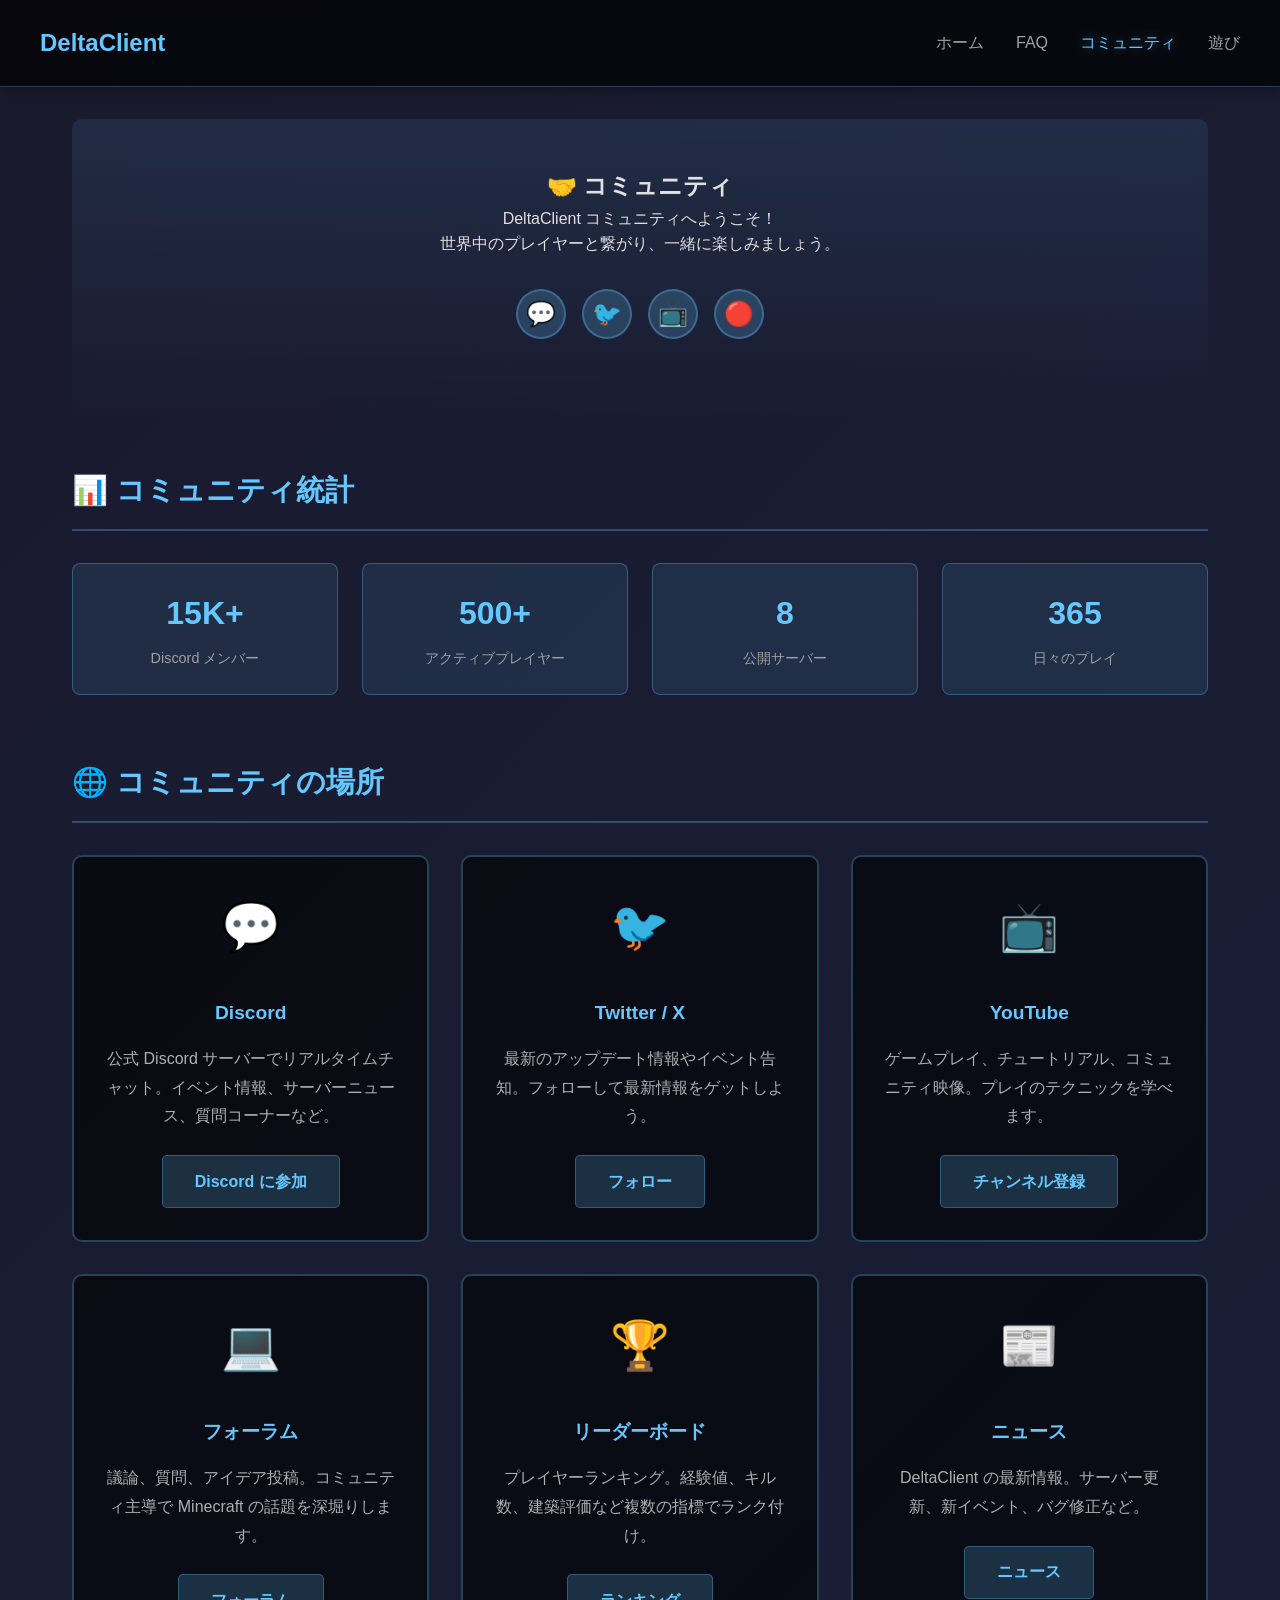
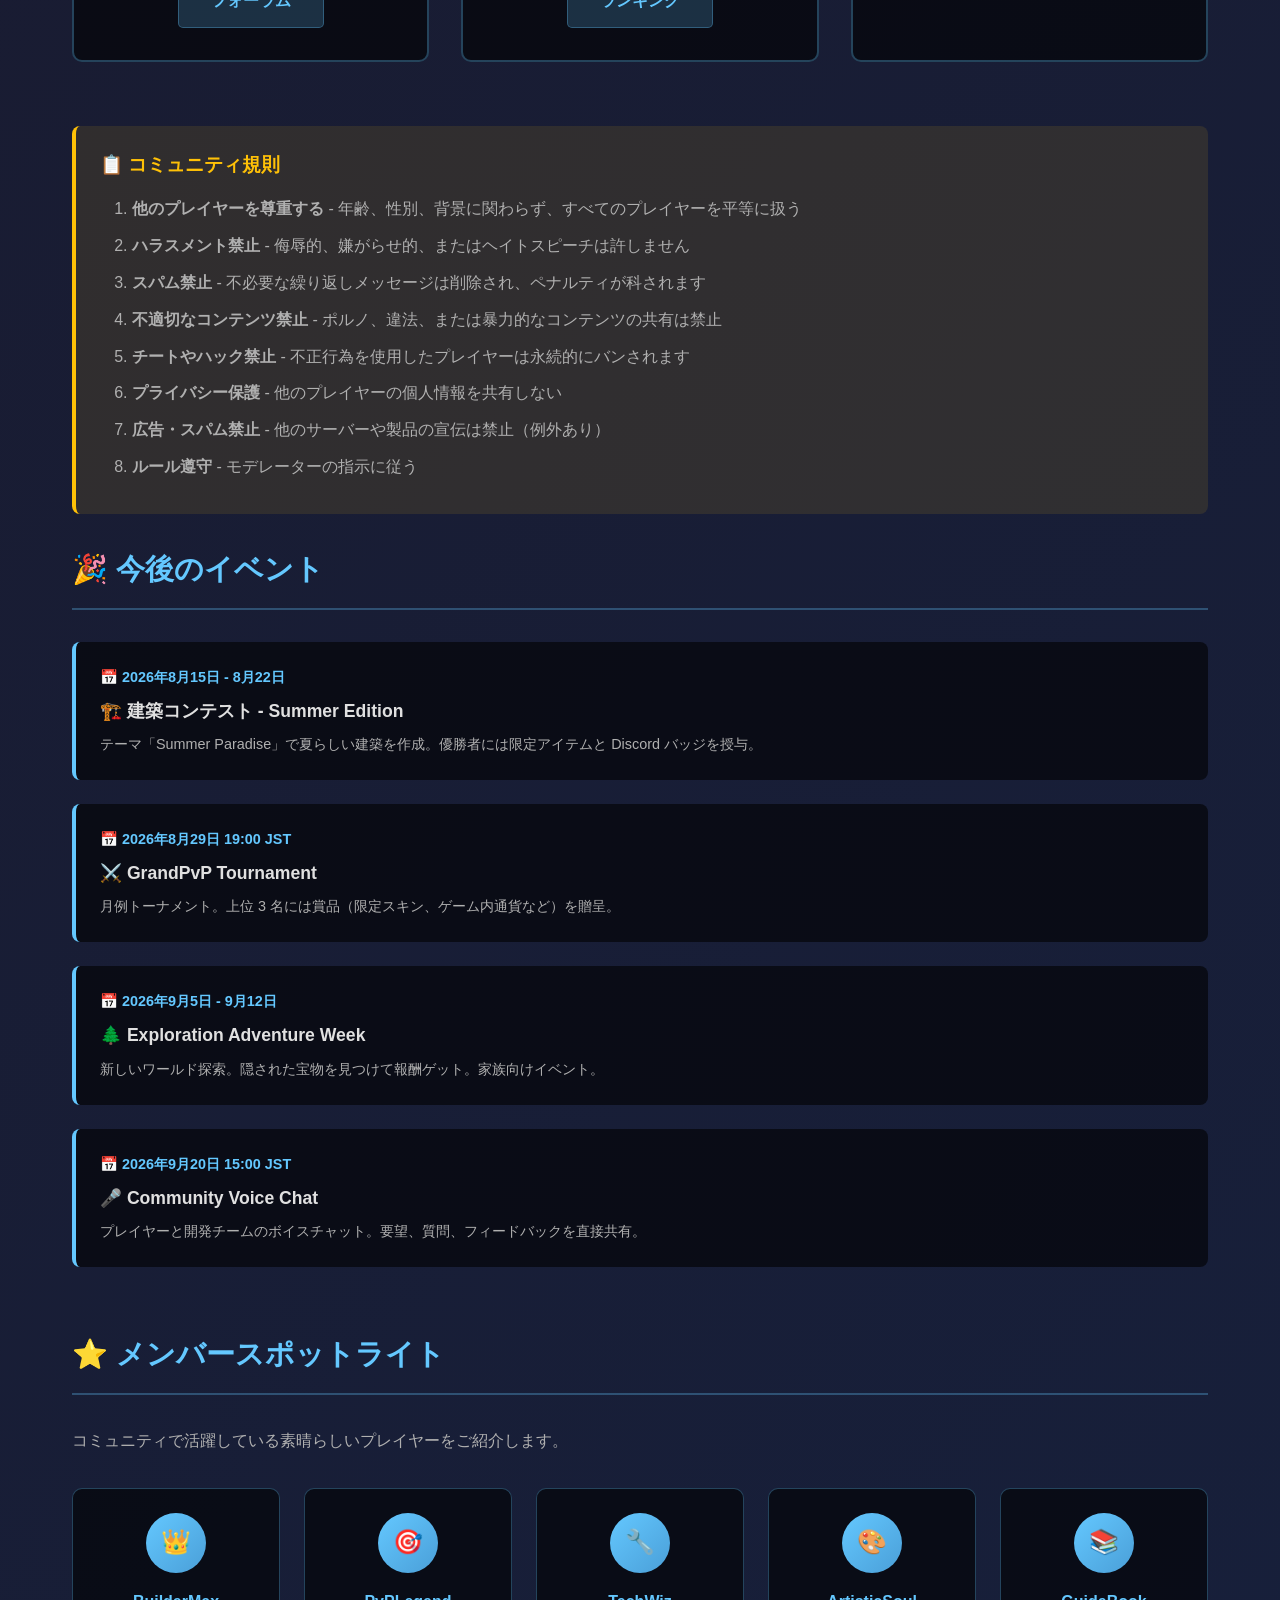
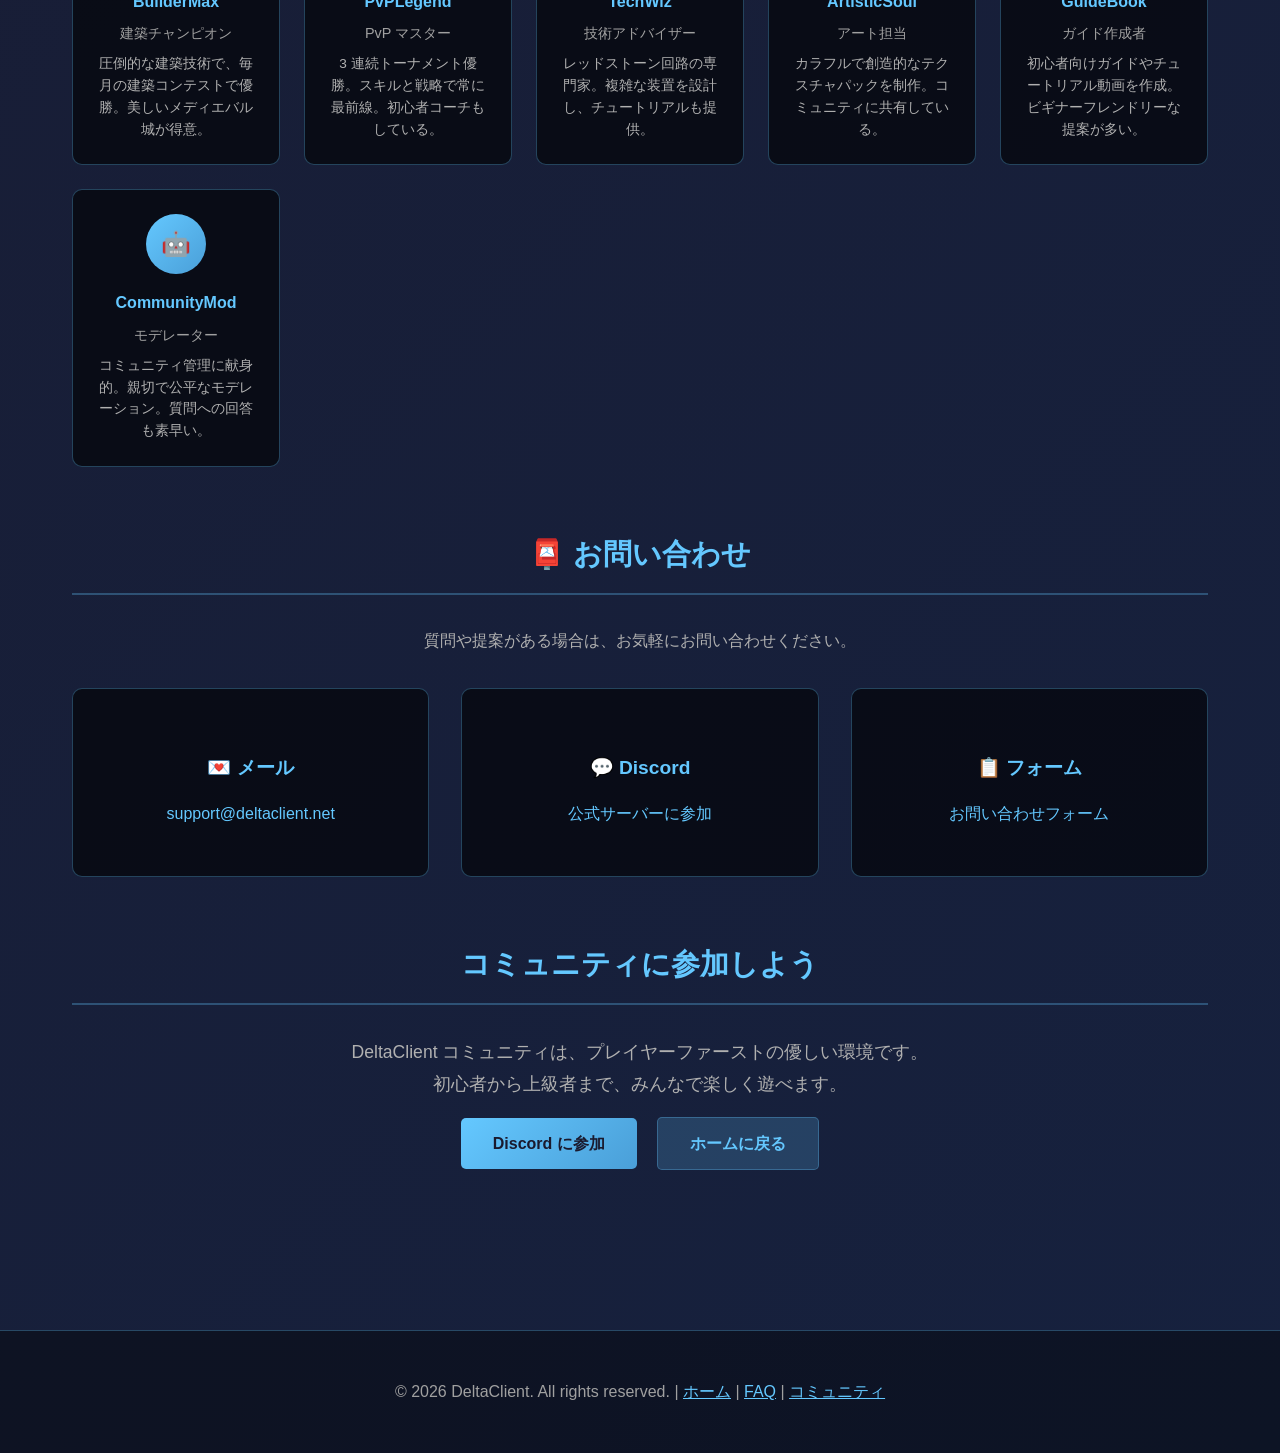
<file: pages/community.html>
<!DOCTYPE html>
<html lang="ja">
<head>
<meta charset="utf-8">
<meta content="width=device-width, initial-scale=1" name="viewport">
<title>DeltaClient - コミュニティ</title>
<meta content="DeltaClient コミュニティ" property="og:title">
<meta content="website" property="og:type">
<meta content="DeltaClient コミュニティに参加して、プレイヤーと交流しましょう。" property="og:description">
<link rel="stylesheet" href="../docs/style.css">
<style>
.community-hero {
  text-align: center;
  padding: 3rem 2rem;
  background: linear-gradient(180deg, rgba(100, 200, 255, 0.1) 0%, transparent 100%);
  border-radius: 10px;
  margin-bottom: 3rem;
}

.community-grid {
  display: grid;
  grid-template-columns: repeat(auto-fit, minmax(280px, 1fr));
  gap: 2rem;
  margin: 2rem 0;
}

.community-card {
  background: rgba(0, 0, 0, 0.6);
  border: 2px solid var(--border-color);
  border-radius: 10px;
  padding: 2rem;
  text-align: center;
  transition: all 0.3s;
}

.community-card:hover {
  border-color: var(--primary-color);
  transform: translateY(-5px);
  box-shadow: 0 10px 30px var(--shadow);
}

.community-icon {
  font-size: 3rem;
  margin-bottom: 1rem;
}

.community-card h3 {
  color: var(--primary-color);
  margin-bottom: 1rem;
  font-size: 1.2rem;
}

.community-card p {
  color: var(--text-light);
  margin-bottom: 1.5rem;
  line-height: 1.8;
}

.social-links {
  display: flex;
  justify-content: center;
  gap: 1rem;
  margin: 2rem 0;
}

.social-btn {
  display: inline-flex;
  align-items: center;
  justify-content: center;
  width: 50px;
  height: 50px;
  border-radius: 50%;
  background: rgba(100, 200, 255, 0.2);
  color: var(--primary-color);
  border: 2px solid var(--border-color);
  cursor: pointer;
  font-size: 1.5rem;
  transition: all 0.3s;
  text-decoration: none;
}

.social-btn:hover {
  background: var(--primary-color);
  color: var(--bg-color);
  border-color: var(--primary-color);
  transform: scale(1.2);
}

.event-card {
  background: rgba(0, 0, 0, 0.6);
  border-left: 4px solid var(--primary-color);
  border-radius: 8px;
  padding: 1.5rem;
  margin: 1.5rem 0;
}

.event-date {
  color: var(--primary-color);
  font-weight: bold;
  font-size: 0.9rem;
  margin-bottom: 0.5rem;
}

.event-title {
  color: var(--text-color);
  font-weight: bold;
  font-size: 1.1rem;
  margin-bottom: 0.5rem;
}

.event-desc {
  color: var(--text-light);
  font-size: 0.9rem;
}

.member-spotlight {
  display: grid;
  grid-template-columns: repeat(auto-fit, minmax(200px, 1fr));
  gap: 1.5rem;
  margin: 2rem 0;
}

.member-card {
  background: rgba(0, 0, 0, 0.6);
  border: 1px solid var(--border-color);
  border-radius: 10px;
  padding: 1.5rem;
  text-align: center;
}

.member-avatar {
  width: 60px;
  height: 60px;
  border-radius: 50%;
  background: linear-gradient(135deg, var(--primary-color), var(--primary-dark));
  display: flex;
  align-items: center;
  justify-content: center;
  margin: 0 auto 1rem;
  font-size: 1.5rem;
}

.member-name {
  color: var(--primary-color);
  font-weight: bold;
  margin-bottom: 0.5rem;
}

.member-role {
  color: var(--text-muted);
  font-size: 0.9rem;
  margin-bottom: 0.5rem;
}

.member-bio {
  color: var(--text-light);
  font-size: 0.85rem;
  line-height: 1.6;
}

.rules-box {
  background: rgba(255, 193, 7, 0.1);
  border-left: 4px solid #ffc107;
  padding: 1.5rem;
  border-radius: 8px;
  margin: 2rem 0;
}

.rules-box h3 {
  color: #ffc107;
  margin-bottom: 1rem;
}

.rules-box ol {
  color: var(--text-light);
  padding-left: 2rem;
  line-height: 1.8;
}

.rules-box li {
  margin-bottom: 0.5rem;
}

.stats-grid {
  display: grid;
  grid-template-columns: repeat(auto-fit, minmax(150px, 1fr));
  gap: 1.5rem;
  margin: 2rem 0;
}

.stat-box {
  background: rgba(100, 200, 255, 0.1);
  border: 1px solid var(--border-color);
  padding: 1.5rem;
  border-radius: 8px;
  text-align: center;
}

.stat-number {
  font-size: 2rem;
  color: var(--primary-color);
  font-weight: bold;
  margin-bottom: 0.5rem;
}

.stat-label {
  color: var(--text-muted);
  font-size: 0.9rem;
}
</style>
</head>
<body>
<header>
  <div class="header-content">
    <a href="../index.html" class="logo">DeltaClient</a>
    <nav>
      <a href="../index.html">ホーム</a>
      <a href="../docs/index.html">FAQ</a>
      <a href="community.html" class="active">コミュニティ</a>
      <a href="../lol/index.html">遊び</a>
    </nav>
  </div>
</header>

<div class="container">
  <section class="community-hero">
    <h1>🤝 コミュニティ</h1>
    <p>DeltaClient コミュニティへようこそ！<br>
    世界中のプレイヤーと繋がり、一緒に楽しみましょう。</p>
    <div class="social-links">
      <a href="#" class="social-btn" title="Discord">💬</a>
      <a href="#" class="social-btn" title="Twitter">🐦</a>
      <a href="#" class="social-btn" title="YouTube">📺</a>
      <a href="#" class="social-btn" title="Reddit">🔴</a>
    </div>
  </section>

  <!-- コミュニティ統計 -->
  <section class="section">
    <h2>📊 コミュニティ統計</h2>
    <div class="stats-grid">
      <div class="stat-box">
        <div class="stat-number">15K+</div>
        <div class="stat-label">Discord メンバー</div>
      </div>
      <div class="stat-box">
        <div class="stat-number">500+</div>
        <div class="stat-label">アクティブプレイヤー</div>
      </div>
      <div class="stat-box">
        <div class="stat-number">8</div>
        <div class="stat-label">公開サーバー</div>
      </div>
      <div class="stat-box">
        <div class="stat-number">365</div>
        <div class="stat-label">日々のプレイ</div>
      </div>
    </div>
  </section>

  <!-- コミュニティの場所 -->
  <section class="section">
    <h2>🌐 コミュニティの場所</h2>
    <div class="community-grid">
      <div class="community-card">
        <div class="community-icon">💬</div>
        <h3>Discord</h3>
        <p>公式 Discord サーバーでリアルタイムチャット。イベント情報、サーバーニュース、質問コーナーなど。</p>
        <a href="#" class="btn btn-secondary">Discord に参加</a>
      </div>

      <div class="community-card">
        <div class="community-icon">🐦</div>
        <h3>Twitter / X</h3>
        <p>最新のアップデート情報やイベント告知。フォローして最新情報をゲットしよう。</p>
        <a href="#" class="btn btn-secondary">フォロー</a>
      </div>

      <div class="community-card">
        <div class="community-icon">📺</div>
        <h3>YouTube</h3>
        <p>ゲームプレイ、チュートリアル、コミュニティ映像。プレイのテクニックを学べます。</p>
        <a href="#" class="btn btn-secondary">チャンネル登録</a>
      </div>

      <div class="community-card">
        <div class="community-icon">💻</div>
        <h3>フォーラム</h3>
        <p>議論、質問、アイデア投稿。コミュニティ主導で Minecraft の話題を深堀りします。</p>
        <a href="#" class="btn btn-secondary">フォーラム</a>
      </div>

      <div class="community-card">
        <div class="community-icon">🏆</div>
        <h3>リーダーボード</h3>
        <p>プレイヤーランキング。経験値、キル数、建築評価など複数の指標でランク付け。</p>
        <a href="#" class="btn btn-secondary">ランキング</a>
      </div>

      <div class="community-card">
        <div class="community-icon">📰</div>
        <h3>ニュース</h3>
        <p>DeltaClient の最新情報。サーバー更新、新イベント、バグ修正など。</p>
        <a href="#" class="btn btn-secondary">ニュース</a>
      </div>
    </div>
  </section>

  <!-- コミュニティ規則 -->
  <div class="rules-box">
    <h3>📋 コミュニティ規則</h3>
    <ol>
      <li><strong>他のプレイヤーを尊重する</strong> - 年齢、性別、背景に関わらず、すべてのプレイヤーを平等に扱う</li>
      <li><strong>ハラスメント禁止</strong> - 侮辱的、嫌がらせ的、またはヘイトスピーチは許しません</li>
      <li><strong>スパム禁止</strong> - 不必要な繰り返しメッセージは削除され、ペナルティが科されます</li>
      <li><strong>不適切なコンテンツ禁止</strong> - ポルノ、違法、または暴力的なコンテンツの共有は禁止</li>
      <li><strong>チートやハック禁止</strong> - 不正行為を使用したプレイヤーは永続的にバンされます</li>
      <li><strong>プライバシー保護</strong> - 他のプレイヤーの個人情報を共有しない</li>
      <li><strong>広告・スパム禁止</strong> - 他のサーバーや製品の宣伝は禁止（例外あり）</li>
      <li><strong>ルール遵守</strong> - モデレーターの指示に従う</li>
    </ol>
  </div>

  <!-- イベント -->
  <section class="section">
    <h2>🎉 今後のイベント</h2>
    
    <div class="event-card">
      <div class="event-date">📅 2026年8月15日 - 8月22日</div>
      <div class="event-title">🏗️ 建築コンテスト - Summer Edition</div>
      <div class="event-desc">
        テーマ「Summer Paradise」で夏らしい建築を作成。優勝者には限定アイテムと Discord バッジを授与。
      </div>
    </div>

    <div class="event-card">
      <div class="event-date">📅 2026年8月29日 19:00 JST</div>
      <div class="event-title">⚔️ GrandPvP Tournament</div>
      <div class="event-desc">
        月例トーナメント。上位 3 名には賞品（限定スキン、ゲーム内通貨など）を贈呈。
      </div>
    </div>

    <div class="event-card">
      <div class="event-date">📅 2026年9月5日 - 9月12日</div>
      <div class="event-title">🌲 Exploration Adventure Week</div>
      <div class="event-desc">
        新しいワールド探索。隠された宝物を見つけて報酬ゲット。家族向けイベント。
      </div>
    </div>

    <div class="event-card">
      <div class="event-date">📅 2026年9月20日 15:00 JST</div>
      <div class="event-title">🎤 Community Voice Chat</div>
      <div class="event-desc">
        プレイヤーと開発チームのボイスチャット。要望、質問、フィードバックを直接共有。
      </div>
    </div>
  </section>

  <!-- メンバースポットライト -->
  <section class="section">
    <h2>⭐ メンバースポットライト</h2>
    <p style="margin-bottom: 2rem;">コミュニティで活躍している素晴らしいプレイヤーをご紹介します。</p>
    
    <div class="member-spotlight">
      <div class="member-card">
        <div class="member-avatar">👑</div>
        <div class="member-name">BuilderMax</div>
        <div class="member-role">建築チャンピオン</div>
        <div class="member-bio">圧倒的な建築技術で、毎月の建築コンテストで優勝。美しいメディエバル城が得意。</div>
      </div>

      <div class="member-card">
        <div class="member-avatar">🎯</div>
        <div class="member-name">PvPLegend</div>
        <div class="member-role">PvP マスター</div>
        <div class="member-bio">3 連続トーナメント優勝。スキルと戦略で常に最前線。初心者コーチもしている。</div>
      </div>

      <div class="member-card">
        <div class="member-avatar">🔧</div>
        <div class="member-name">TechWiz</div>
        <div class="member-role">技術アドバイザー</div>
        <div class="member-bio">レッドストーン回路の専門家。複雑な装置を設計し、チュートリアルも提供。</div>
      </div>

      <div class="member-card">
        <div class="member-avatar">🎨</div>
        <div class="member-name">ArtisticSoul</div>
        <div class="member-role">アート担当</div>
        <div class="member-bio">カラフルで創造的なテクスチャパックを制作。コミュニティに共有している。</div>
      </div>

      <div class="member-card">
        <div class="member-avatar">📚</div>
        <div class="member-name">GuideBook</div>
        <div class="member-role">ガイド作成者</div>
        <div class="member-bio">初心者向けガイドやチュートリアル動画を作成。ビギナーフレンドリーな提案が多い。</div>
      </div>

      <div class="member-card">
        <div class="member-avatar">🤖</div>
        <div class="member-name">CommunityMod</div>
        <div class="member-role">モデレーター</div>
        <div class="member-bio">コミュニティ管理に献身的。親切で公平なモデレーション。質問への回答も素早い。</div>
      </div>
    </div>
  </section>

  <!-- コンタクト -->
  <section class="section" style="text-align: center;">
    <h2>📮 お問い合わせ</h2>
    <p style="margin-bottom: 2rem;">質問や提案がある場合は、お気軽にお問い合わせください。</p>
    
    <div class="cards">
      <div class="card">
        <h3>💌 メール</h3>
        <p><a href="mailto:support@deltaclient.net" style="color: var(--primary-color);">support@deltaclient.net</a></p>
      </div>

      <div class="card">
        <h3>💬 Discord</h3>
        <p><a href="#" style="color: var(--primary-color);">公式サーバーに参加</a></p>
      </div>

      <div class="card">
        <h3>📋 フォーム</h3>
        <p><a href="#" style="color: var(--primary-color);">お問い合わせフォーム</a></p>
      </div>
    </div>
  </section>

  <section class="section" style="text-align: center; margin-top: 4rem;">
    <h2>コミュニティに参加しよう</h2>
    <p style="font-size: 1.1rem;">DeltaClient コミュニティは、プレイヤーファーストの優しい環境です。<br>
    初心者から上級者まで、みんなで楽しく遊べます。</p>
    <a href="#" class="btn" style="margin-right: 1rem;">Discord に参加</a>
    <a href="../index.html" class="btn btn-secondary">ホームに戻る</a>
  </section>
</div>

<footer>
  <p>&copy; 2026 DeltaClient. All rights reserved. | 
  <a href="../index.html">ホーム</a> | 
  <a href="../docs/index.html">FAQ</a> | 
  <a href="community.html">コミュニティ</a></p>
</footer>
</body>
</html>
</file>
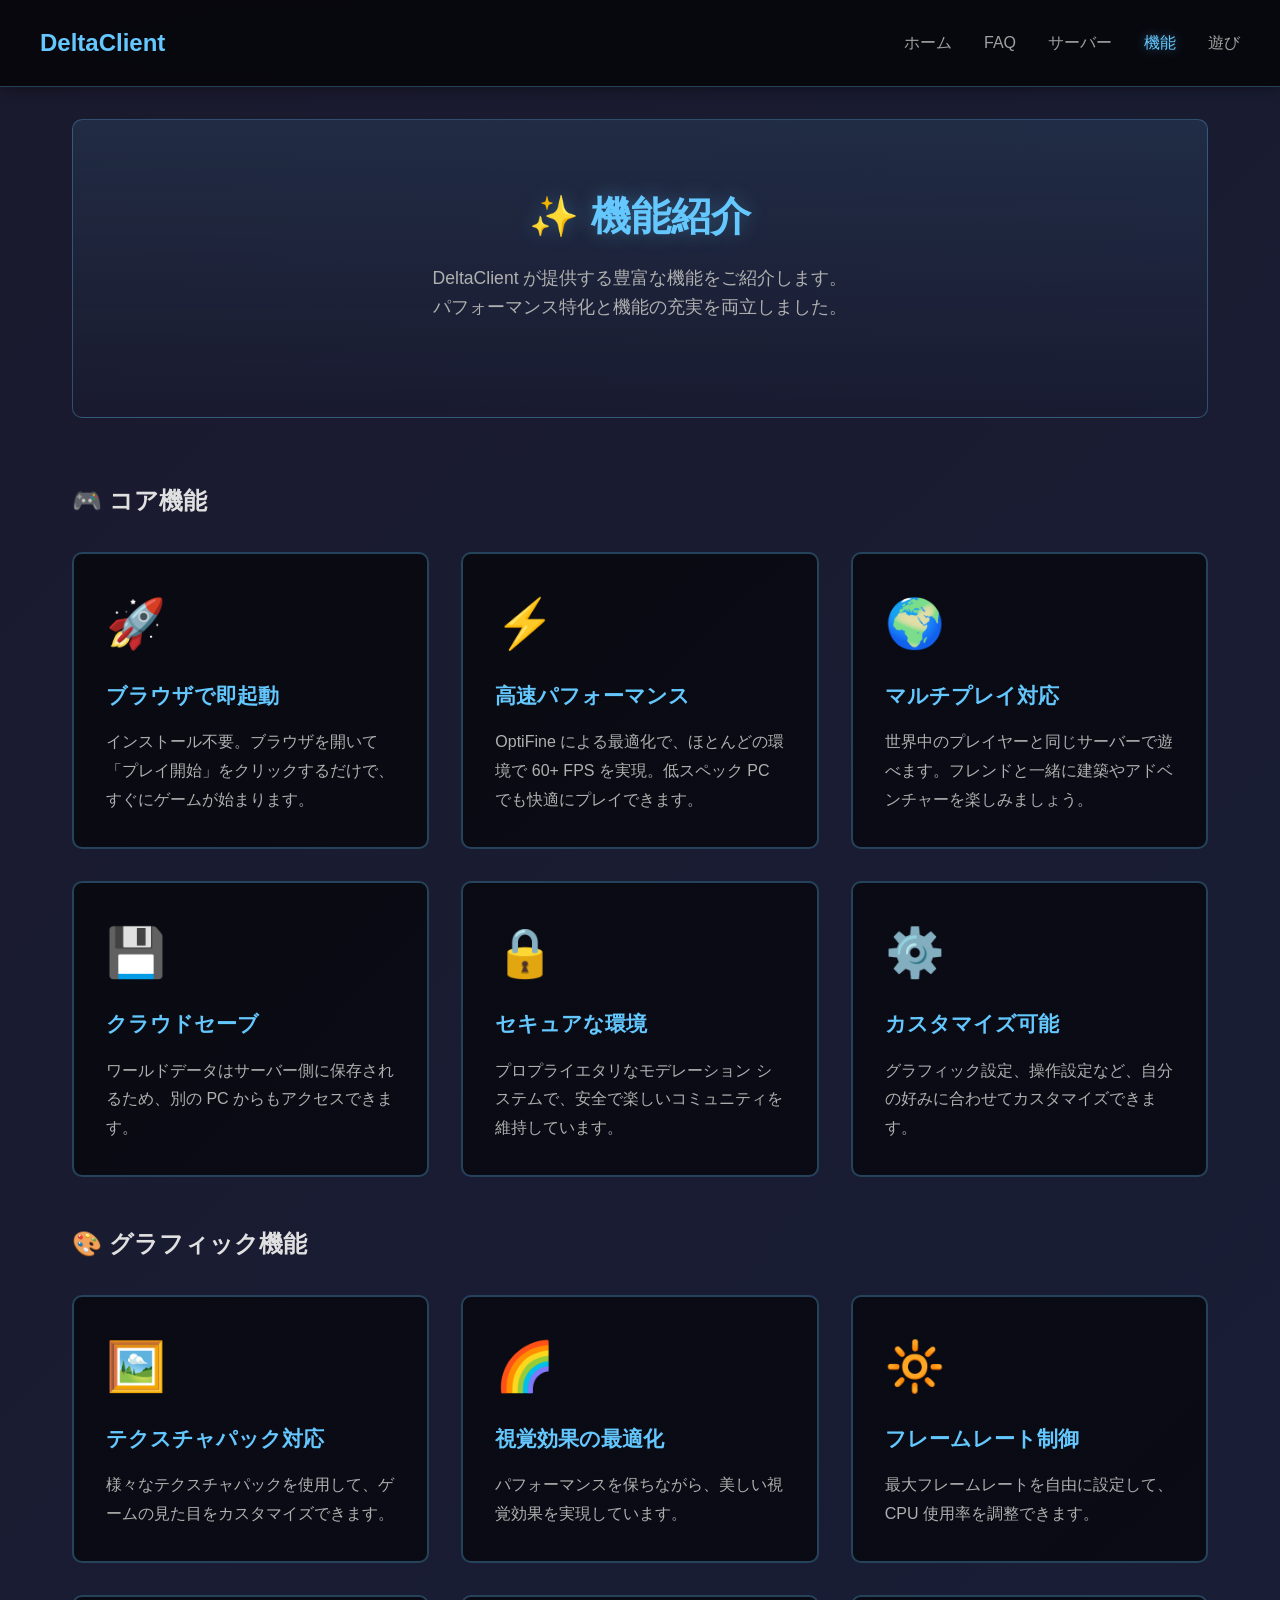
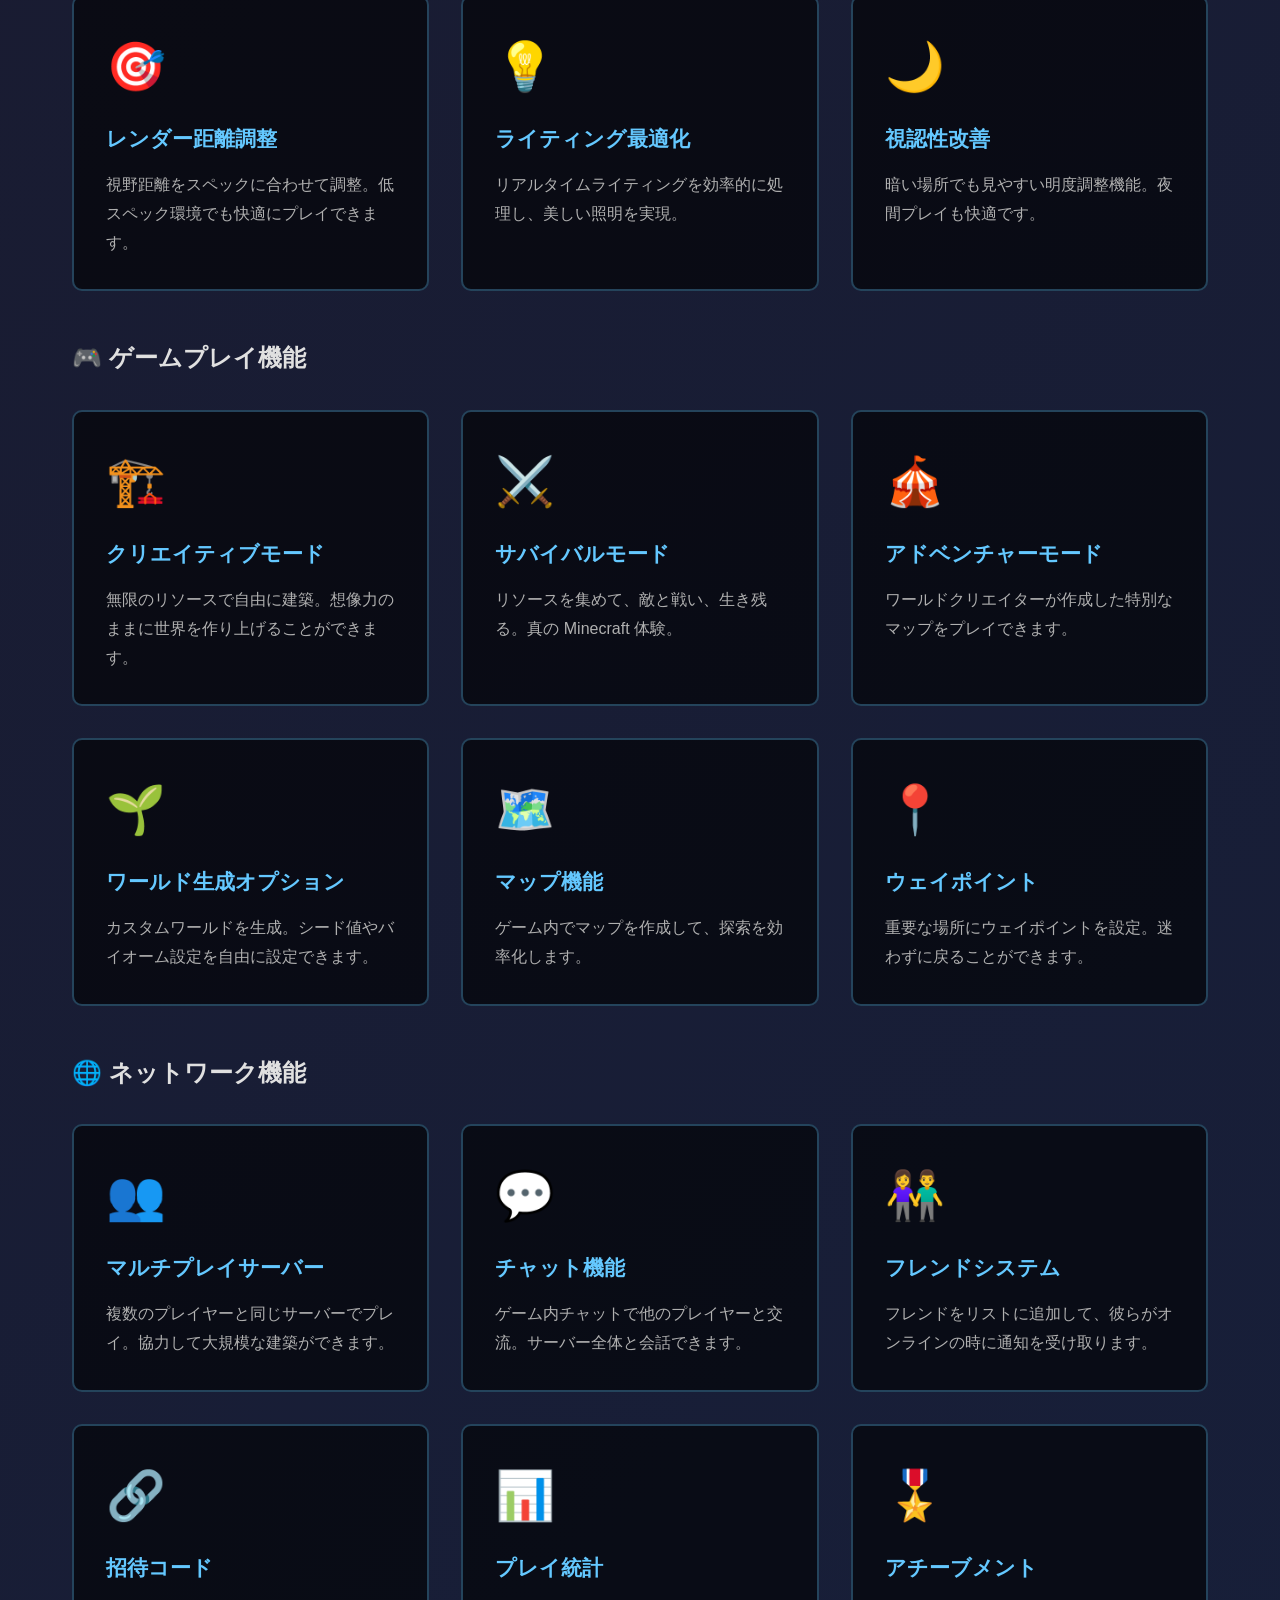
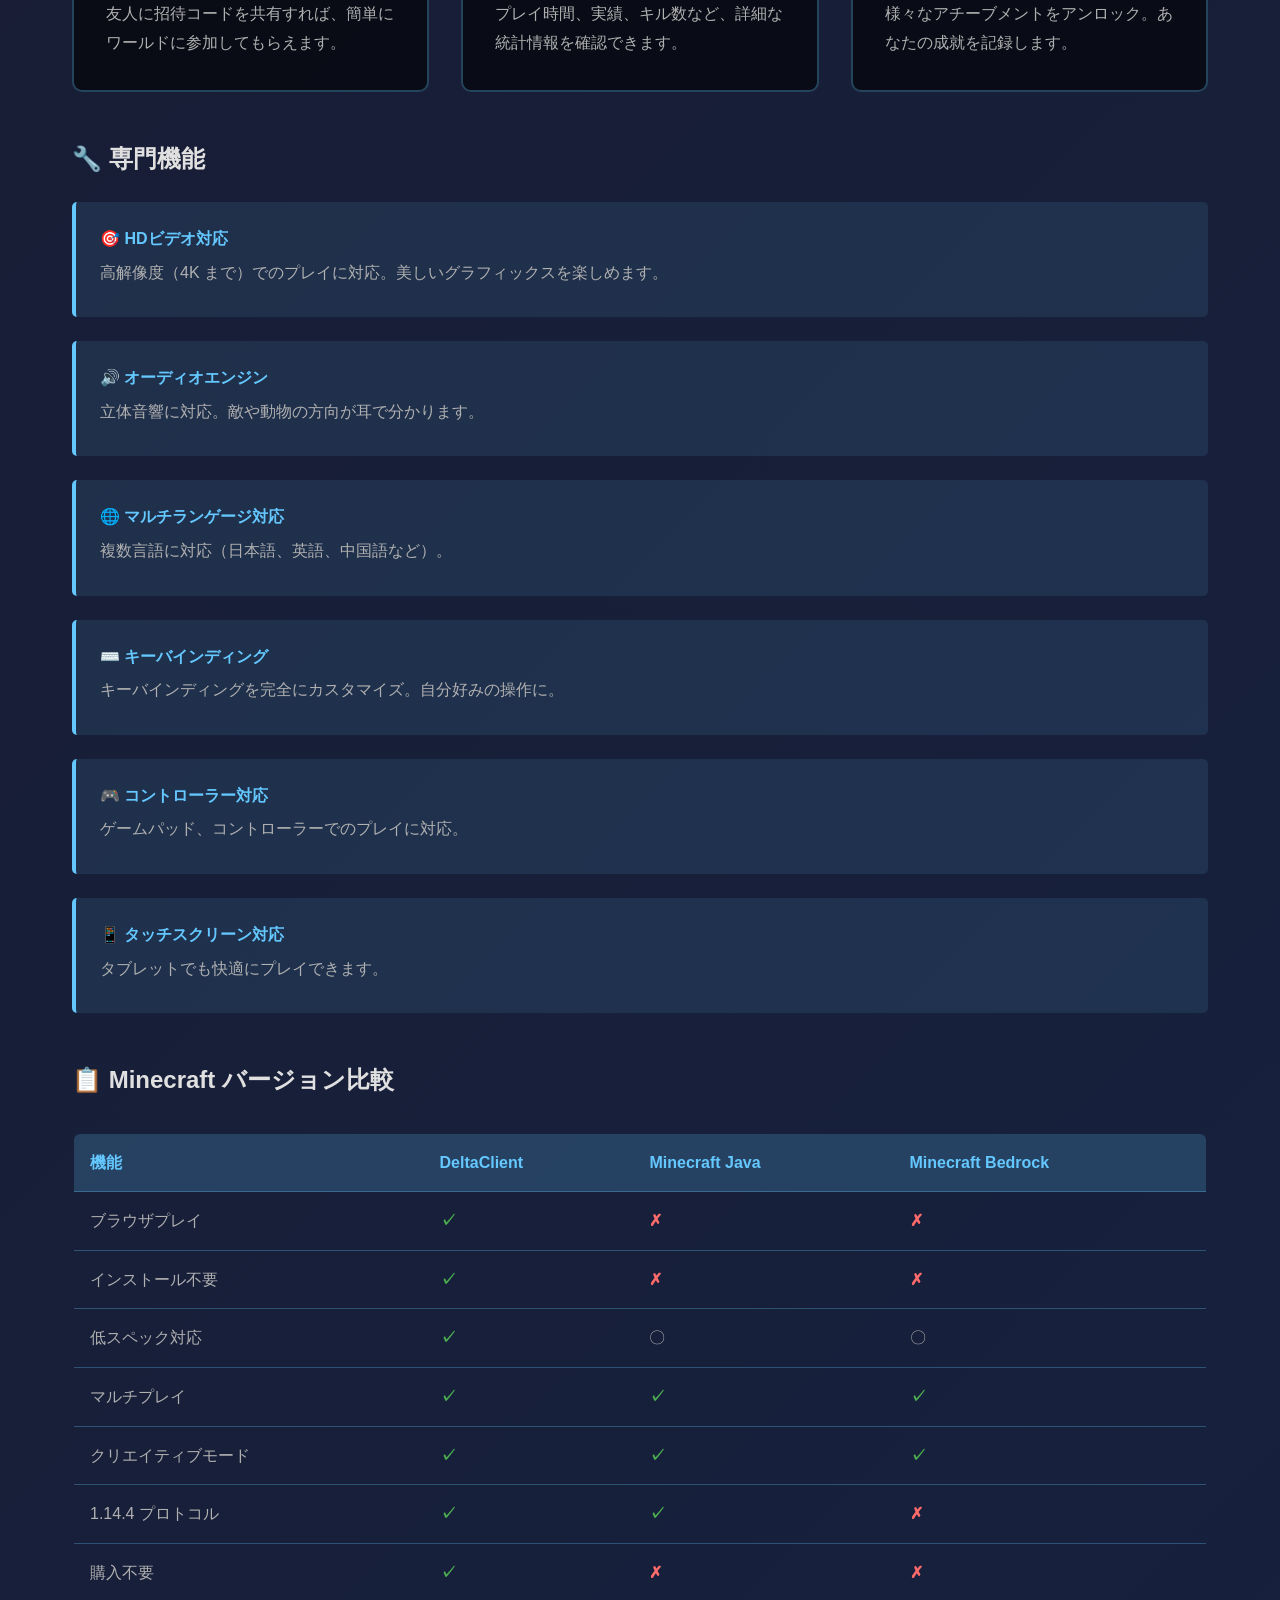
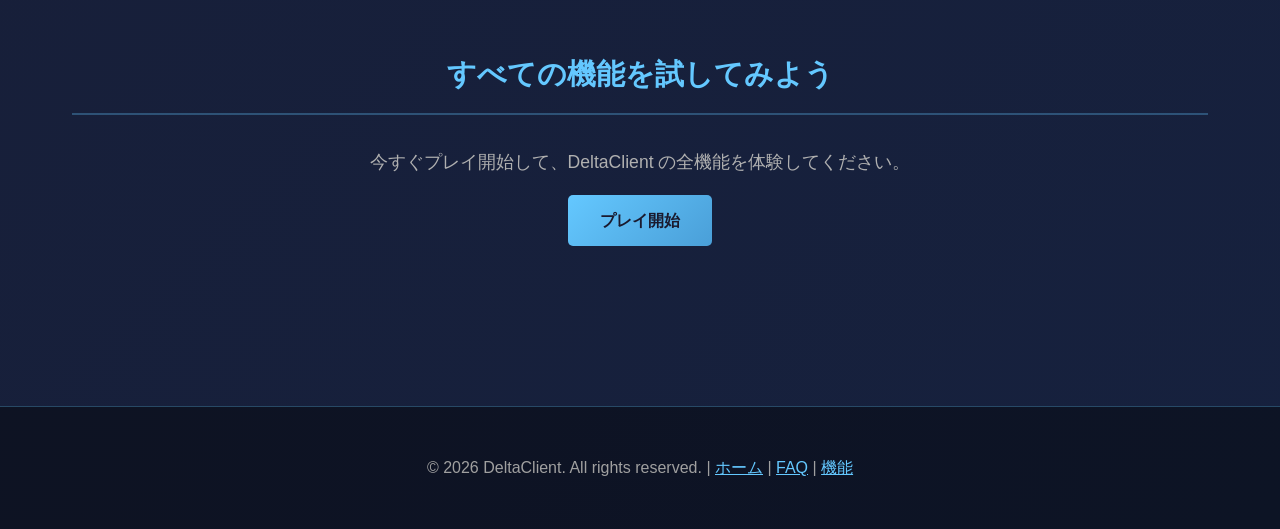
<file: pages/features.html>
<!DOCTYPE html>
<html lang="ja">
<head>
<meta charset="utf-8">
<meta content="width=device-width, initial-scale=1" name="viewport">
<title>DeltaClient - 機能紹介</title>
<meta content="DeltaClient 機能" property="og:title">
<meta content="website" property="og:type">
<meta content="DeltaClient の豊富な機能をご紹介します。" property="og:description">
<link rel="stylesheet" href="../docs/style.css">
<style>
.feature-section {
  margin: 3rem 0;
}

.feature-grid {
  display: grid;
  grid-template-columns: repeat(auto-fit, minmax(280px, 1fr));
  gap: 2rem;
  margin: 2rem 0;
}

.feature-card {
  background: rgba(0, 0, 0, 0.6);
  border: 2px solid var(--border-color);
  border-radius: 10px;
  padding: 2rem;
  transition: all 0.3s;
}

.feature-card:hover {
  border-color: var(--primary-color);
  box-shadow: 0 10px 30px var(--shadow);
  transform: translateY(-5px);
}

.feature-icon {
  font-size: 3rem;
  margin-bottom: 1rem;
}

.feature-card h3 {
  color: var(--primary-color);
  margin-bottom: 1rem;
  font-size: 1.3rem;
}

.feature-card p {
  color: var(--text-light);
  line-height: 1.8;
}

.comparison-table {
  width: 100%;
  border-collapse: collapse;
  margin: 2rem 0;
  border: 2px solid var(--primary-color);
  border-radius: 8px;
  overflow: hidden;
}

.comparison-table th {
  background: rgba(100, 200, 255, 0.2);
  color: var(--primary-color);
  padding: 1rem;
  text-align: left;
  font-weight: bold;
}

.comparison-table td {
  padding: 1rem;
  border-top: 1px solid var(--border-color);
  color: var(--text-light);
}

.comparison-table tr:hover {
  background: rgba(100, 200, 255, 0.05);
}

.check {
  color: #4caf50;
  font-weight: bold;
}

.cross {
  color: #ff6b6b;
  font-weight: bold;
}

.spec-box {
  background: rgba(100, 200, 255, 0.1);
  border-left: 4px solid var(--primary-color);
  padding: 1.5rem;
  border-radius: 5px;
  margin: 1.5rem 0;
}

.spec-box h4 {
  color: var(--primary-color);
  margin-bottom: 0.5rem;
}

.spec-box p {
  color: var(--text-light);
  margin: 0.5rem 0;
}
</style>
</head>
<body>
<header>
  <div class="header-content">
    <a href="../index.html" class="logo">DeltaClient</a>
    <nav>
      <a href="../index.html">ホーム</a>
      <a href="../docs/index.html">FAQ</a>
      <a href="../server/index.html">サーバー</a>
      <a href="features.html" class="active">機能</a>
      <a href="../lol/index.html">遊び</a>
    </nav>
  </div>
</header>

<div class="container">
  <section class="hero">
    <h1>✨ 機能紹介</h1>
    <p>DeltaClient が提供する豊富な機能をご紹介します。<br>
    パフォーマンス特化と機能の充実を両立しました。</p>
  </section>

  <!-- コア機能 -->
  <section class="feature-section">
    <h2>🎮 コア機能</h2>
    
    <div class="feature-grid">
      <div class="feature-card">
        <div class="feature-icon">🚀</div>
        <h3>ブラウザで即起動</h3>
        <p>インストール不要。ブラウザを開いて「プレイ開始」をクリックするだけで、すぐにゲームが始まります。</p>
      </div>

      <div class="feature-card">
        <div class="feature-icon">⚡</div>
        <h3>高速パフォーマンス</h3>
        <p>OptiFine による最適化で、ほとんどの環境で 60+ FPS を実現。低スペック PC でも快適にプレイできます。</p>
      </div>

      <div class="feature-card">
        <div class="feature-icon">🌍</div>
        <h3>マルチプレイ対応</h3>
        <p>世界中のプレイヤーと同じサーバーで遊べます。フレンドと一緒に建築やアドベンチャーを楽しみましょう。</p>
      </div>

      <div class="feature-card">
        <div class="feature-icon">💾</div>
        <h3>クラウドセーブ</h3>
        <p>ワールドデータはサーバー側に保存されるため、別の PC からもアクセスできます。</p>
      </div>

      <div class="feature-card">
        <div class="feature-icon">🔒</div>
        <h3>セキュアな環境</h3>
        <p>プロプライエタリなモデレーション システムで、安全で楽しいコミュニティを維持しています。</p>
      </div>

      <div class="feature-card">
        <div class="feature-icon">⚙️</div>
        <h3>カスタマイズ可能</h3>
        <p>グラフィック設定、操作設定など、自分の好みに合わせてカスタマイズできます。</p>
      </div>
    </div>
  </section>

  <!-- グラフィック機能 -->
  <section class="feature-section">
    <h2>🎨 グラフィック機能</h2>
    
    <div class="feature-grid">
      <div class="feature-card">
        <div class="feature-icon">🖼️</div>
        <h3>テクスチャパック対応</h3>
        <p>様々なテクスチャパックを使用して、ゲームの見た目をカスタマイズできます。</p>
      </div>

      <div class="feature-card">
        <div class="feature-icon">🌈</div>
        <h3>視覚効果の最適化</h3>
        <p>パフォーマンスを保ちながら、美しい視覚効果を実現しています。</p>
      </div>

      <div class="feature-card">
        <div class="feature-icon">🔆</div>
        <h3>フレームレート制御</h3>
        <p>最大フレームレートを自由に設定して、CPU 使用率を調整できます。</p>
      </div>

      <div class="feature-card">
        <div class="feature-icon">🎯</div>
        <h3>レンダー距離調整</h3>
        <p>視野距離をスペックに合わせて調整。低スペック環境でも快適にプレイできます。</p>
      </div>

      <div class="feature-card">
        <div class="feature-icon">💡</div>
        <h3>ライティング最適化</h3>
        <p>リアルタイムライティングを効率的に処理し、美しい照明を実現。</p>
      </div>

      <div class="feature-card">
        <div class="feature-icon">🌙</div>
        <h3>視認性改善</h3>
        <p>暗い場所でも見やすい明度調整機能。夜間プレイも快適です。</p>
      </div>
    </div>
  </section>

  <!-- ゲームプレイ機能 -->
  <section class="feature-section">
    <h2>🎮 ゲームプレイ機能</h2>
    
    <div class="feature-grid">
      <div class="feature-card">
        <div class="feature-icon">🏗️</div>
        <h3>クリエイティブモード</h3>
        <p>無限のリソースで自由に建築。想像力のままに世界を作り上げることができます。</p>
      </div>

      <div class="feature-card">
        <div class="feature-icon">⚔️</div>
        <h3>サバイバルモード</h3>
        <p>リソースを集めて、敵と戦い、生き残る。真の Minecraft 体験。</p>
      </div>

      <div class="feature-card">
        <div class="feature-icon">🎪</div>
        <h3>アドベンチャーモード</h3>
        <p>ワールドクリエイターが作成した特別なマップをプレイできます。</p>
      </div>

      <div class="feature-card">
        <div class="feature-icon">🌱</div>
        <h3>ワールド生成オプション</h3>
        <p>カスタムワールドを生成。シード値やバイオーム設定を自由に設定できます。</p>
      </div>

      <div class="feature-card">
        <div class="feature-icon">🗺️</div>
        <h3>マップ機能</h3>
        <p>ゲーム内でマップを作成して、探索を効率化します。</p>
      </div>

      <div class="feature-card">
        <div class="feature-icon">📍</div>
        <h3>ウェイポイント</h3>
        <p>重要な場所にウェイポイントを設定。迷わずに戻ることができます。</p>
      </div>
    </div>
  </section>

  <!-- ネットワーク機能 -->
  <section class="feature-section">
    <h2>🌐 ネットワーク機能</h2>
    
    <div class="feature-grid">
      <div class="feature-card">
        <div class="feature-icon">👥</div>
        <h3>マルチプレイサーバー</h3>
        <p>複数のプレイヤーと同じサーバーでプレイ。協力して大規模な建築ができます。</p>
      </div>

      <div class="feature-card">
        <div class="feature-icon">💬</div>
        <h3>チャット機能</h3>
        <p>ゲーム内チャットで他のプレイヤーと交流。サーバー全体と会話できます。</p>
      </div>

      <div class="feature-card">
        <div class="feature-icon">👫</div>
        <h3>フレンドシステム</h3>
        <p>フレンドをリストに追加して、彼らがオンラインの時に通知を受け取ります。</p>
      </div>

      <div class="feature-card">
        <div class="feature-icon">🔗</div>
        <h3>招待コード</h3>
        <p>友人に招待コードを共有すれば、簡単にワールドに参加してもらえます。</p>
      </div>

      <div class="feature-card">
        <div class="feature-icon">📊</div>
        <h3>プレイ統計</h3>
        <p>プレイ時間、実績、キル数など、詳細な統計情報を確認できます。</p>
      </div>

      <div class="feature-card">
        <div class="feature-icon">🎖️</div>
        <h3>アチーブメント</h3>
        <p>様々なアチーブメントをアンロック。あなたの成就を記録します。</p>
      </div>
    </div>
  </section>

  <!-- 専門機能 -->
  <section class="feature-section">
    <h2>🔧 専門機能</h2>
    
    <div class="spec-box">
      <h4>🎯 HDビデオ対応</h4>
      <p>高解像度（4K まで）でのプレイに対応。美しいグラフィックスを楽しめます。</p>
    </div>

    <div class="spec-box">
      <h4>🔊 オーディオエンジン</h4>
      <p>立体音響に対応。敵や動物の方向が耳で分かります。</p>
    </div>

    <div class="spec-box">
      <h4>🌐 マルチランゲージ対応</h4>
      <p>複数言語に対応（日本語、英語、中国語など）。</p>
    </div>

    <div class="spec-box">
      <h4>⌨️ キーバインディング</h4>
      <p>キーバインディングを完全にカスタマイズ。自分好みの操作に。</p>
    </div>

    <div class="spec-box">
      <h4>🎮 コントローラー対応</h4>
      <p>ゲームパッド、コントローラーでのプレイに対応。</p>
    </div>

    <div class="spec-box">
      <h4>📱 タッチスクリーン対応</h4>
      <p>タブレットでも快適にプレイできます。</p>
    </div>
  </section>

  <!-- 比較表 -->
  <section class="feature-section">
    <h2>📋 Minecraft バージョン比較</h2>
    
    <table class="comparison-table">
      <thead>
        <tr>
          <th>機能</th>
          <th>DeltaClient</th>
          <th>Minecraft Java</th>
          <th>Minecraft Bedrock</th>
        </tr>
      </thead>
      <tbody>
        <tr>
          <td>ブラウザプレイ</td>
          <td><span class="check">✓</span></td>
          <td><span class="cross">✗</span></td>
          <td><span class="cross">✗</span></td>
        </tr>
        <tr>
          <td>インストール不要</td>
          <td><span class="check">✓</span></td>
          <td><span class="cross">✗</span></td>
          <td><span class="cross">✗</span></td>
        </tr>
        <tr>
          <td>低スペック対応</td>
          <td><span class="check">✓</span></td>
          <td>〇</td>
          <td>〇</td>
        </tr>
        <tr>
          <td>マルチプレイ</td>
          <td><span class="check">✓</span></td>
          <td><span class="check">✓</span></td>
          <td><span class="check">✓</span></td>
        </tr>
        <tr>
          <td>クリエイティブモード</td>
          <td><span class="check">✓</span></td>
          <td><span class="check">✓</span></td>
          <td><span class="check">✓</span></td>
        </tr>
        <tr>
          <td>1.14.4 プロトコル</td>
          <td><span class="check">✓</span></td>
          <td><span class="check">✓</span></td>
          <td><span class="cross">✗</span></td>
        </tr>
        <tr>
          <td>購入不要</td>
          <td><span class="check">✓</span></td>
          <td><span class="cross">✗</span></td>
          <td><span class="cross">✗</span></td>
        </tr>
      </tbody>
    </table>
  </section>

  <section class="section" style="text-align: center;">
    <h2>すべての機能を試してみよう</h2>
    <p style="font-size: 1.1rem;">今すぐプレイ開始して、DeltaClient の全機能を体験してください。</p>
    <a href="../index.html" class="btn">プレイ開始</a>
  </section>
</div>

<footer>
  <p>&copy; 2026 DeltaClient. All rights reserved. | 
  <a href="../index.html">ホーム</a> | 
  <a href="../docs/index.html">FAQ</a> | 
  <a href="features.html">機能</a></p>
</footer>
</body>
</html>
</file>
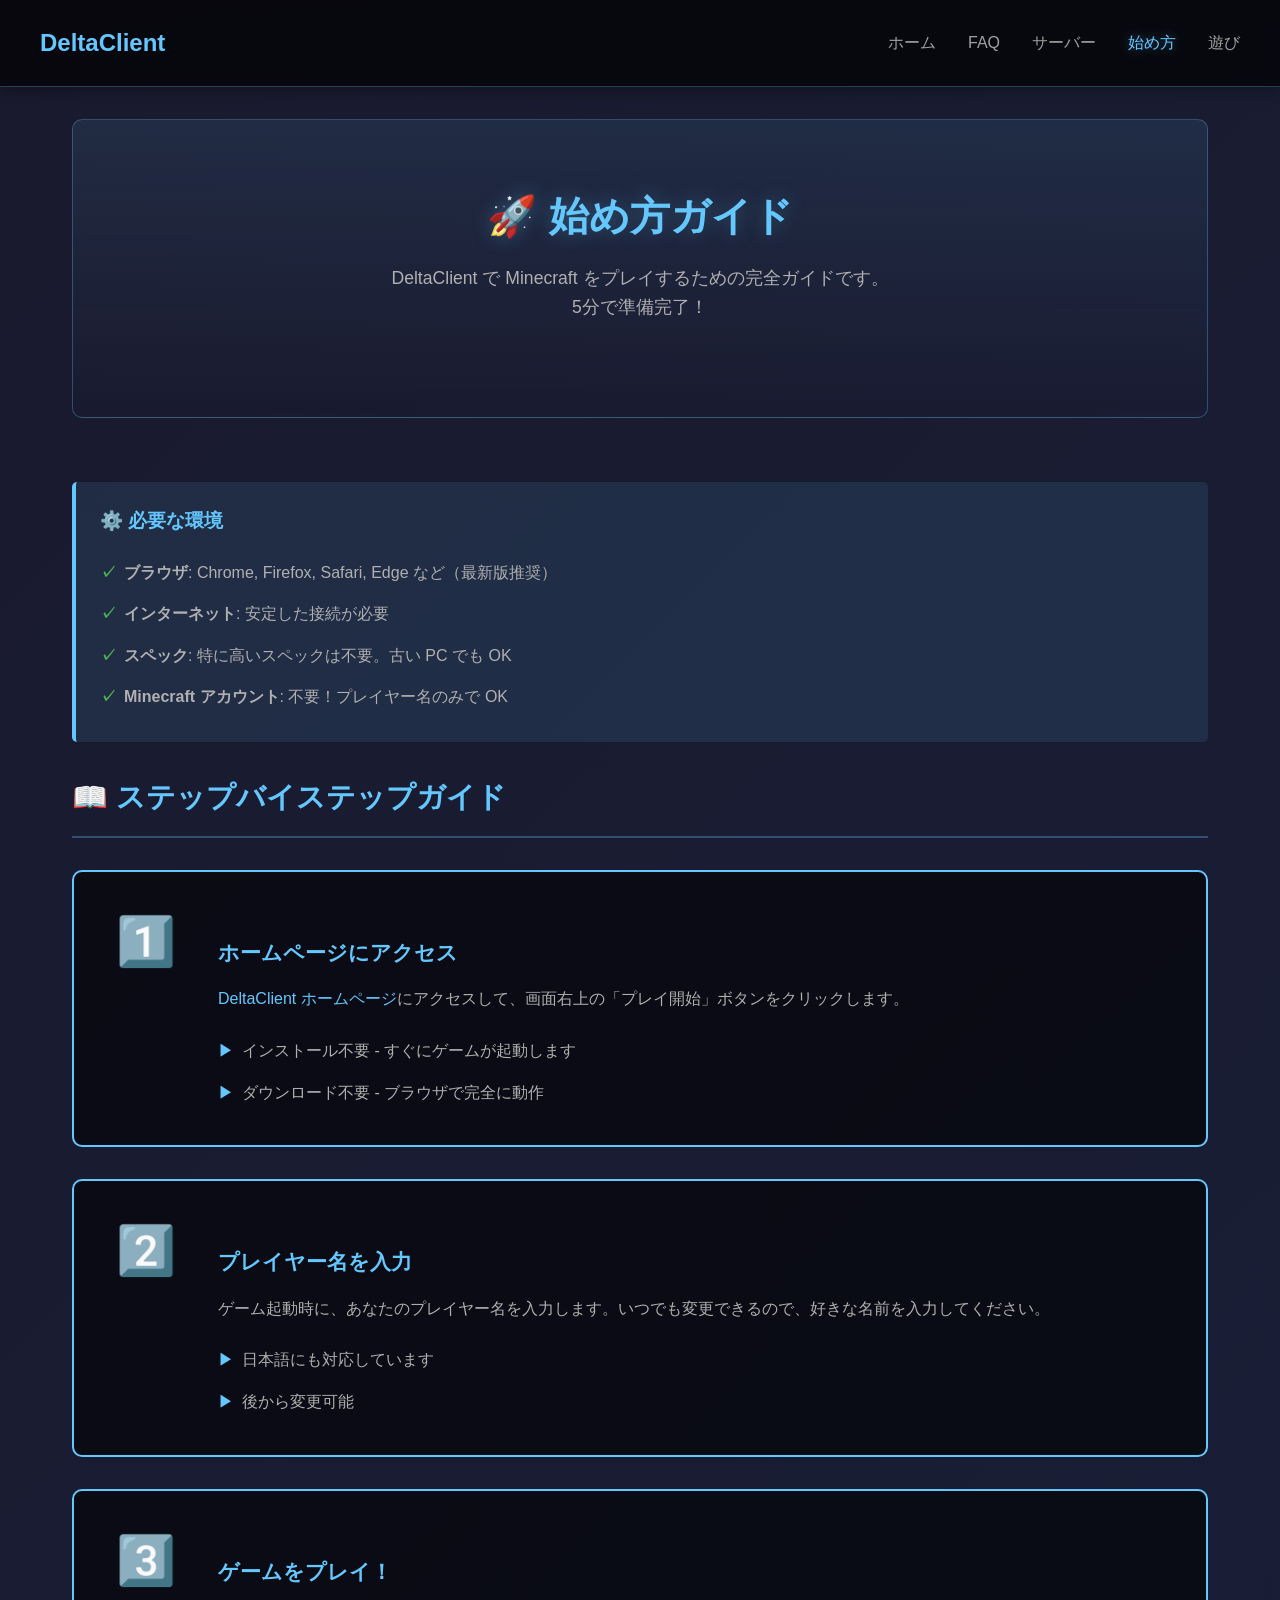
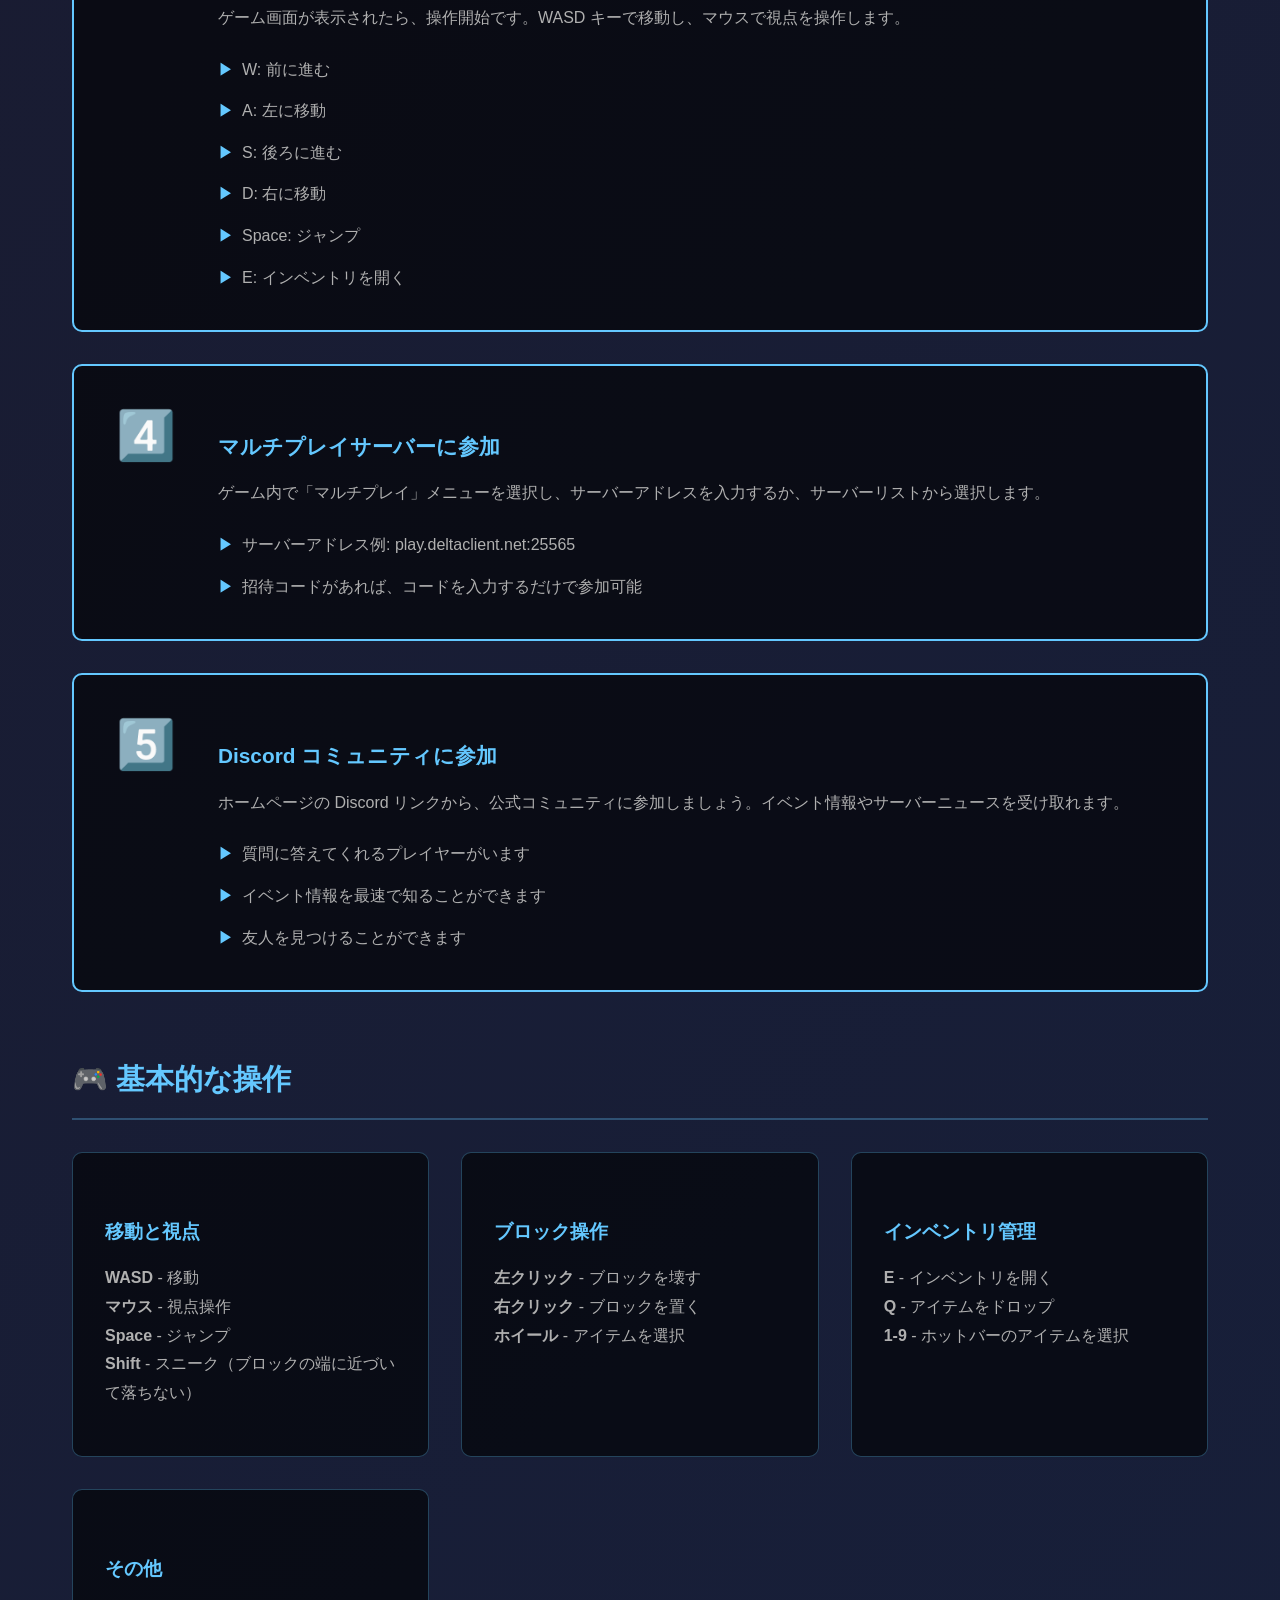
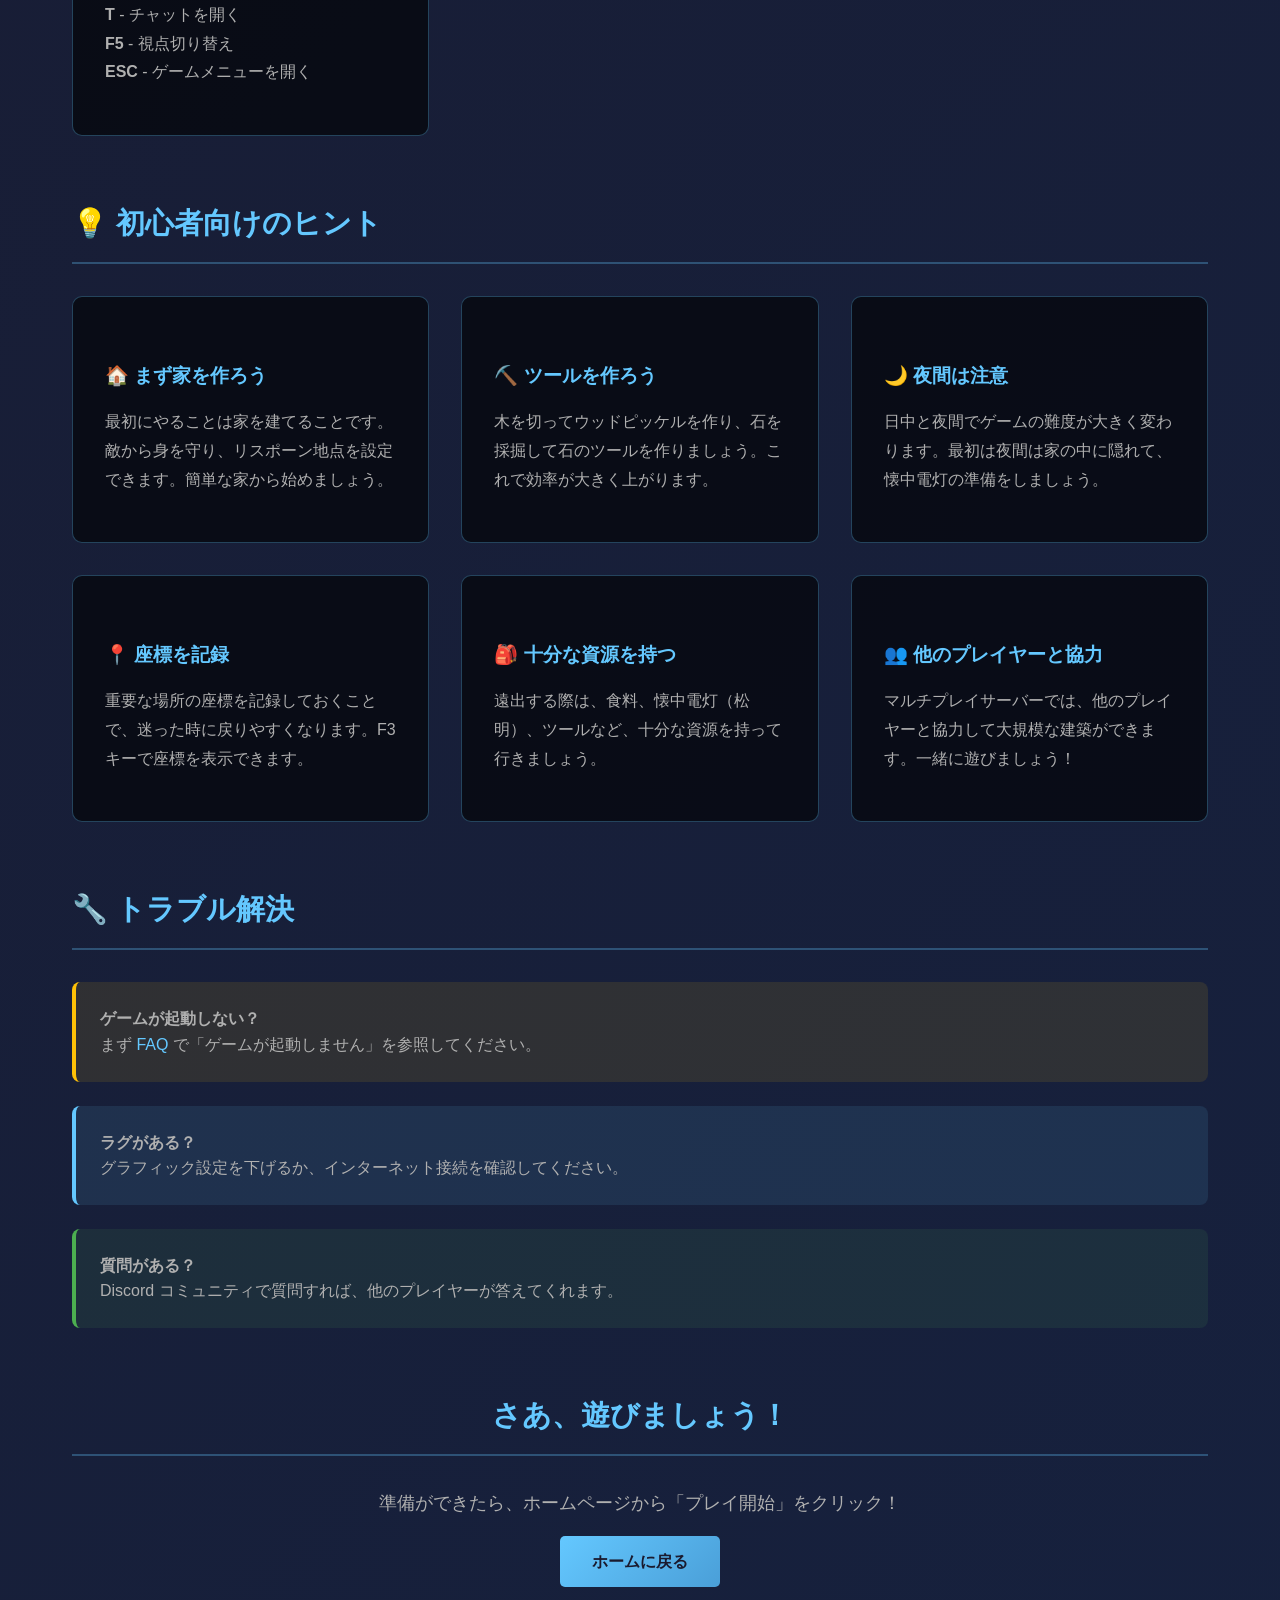
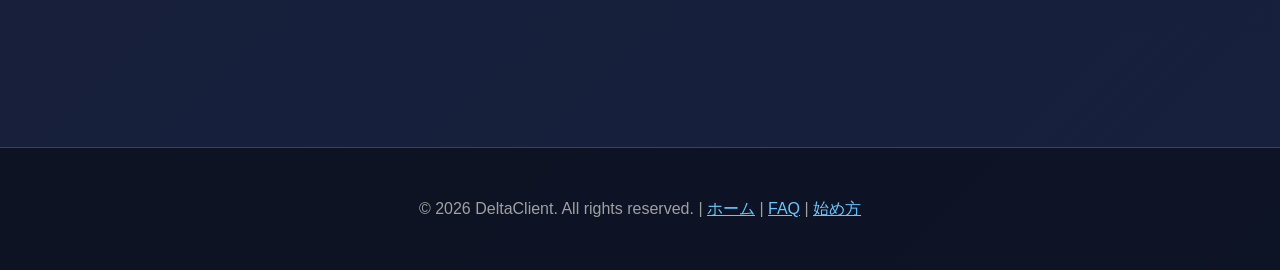
<file: pages/getting-started.html>
<!DOCTYPE html>
<html lang="ja">
<head>
<meta charset="utf-8">
<meta content="width=device-width, initial-scale=1" name="viewport">
<title>DeltaClient - 始め方ガイド</title>
<meta content="DeltaClient 始め方" property="og:title">
<meta content="website" property="og:type">
<meta content="DeltaClient で Minecraft をプレイするための始め方ガイドです。" property="og:description">
<link rel="stylesheet" href="../docs/style.css">
<style>
.step {
  background: rgba(0, 0, 0, 0.6);
  border: 2px solid var(--primary-color);
  border-radius: 10px;
  padding: 2rem;
  margin: 2rem 0;
  display: flex;
  gap: 2rem;
}

.step-number {
  font-size: 3rem;
  font-weight: bold;
  color: var(--primary-color);
  min-width: 80px;
  text-align: center;
}

.step-content h3 {
  color: var(--primary-color);
  margin-bottom: 1rem;
}

.step-content p {
  color: var(--text-light);
  line-height: 1.8;
}

.step-content ul {
  list-style: none;
  margin-top: 1rem;
}

.step-content li {
  color: var(--text-light);
  padding: 0.5rem 0;
  padding-left: 1.5rem;
  position: relative;
}

.step-content li:before {
  content: "▶";
  position: absolute;
  left: 0;
  color: var(--primary-color);
}

.requirement {
  background: rgba(100, 200, 255, 0.1);
  border-left: 4px solid var(--primary-color);
  padding: 1.5rem;
  border-radius: 5px;
  margin: 2rem 0;
}

.requirement h3 {
  color: var(--primary-color);
  margin-bottom: 1rem;
}

.requirement ul {
  list-style: none;
  color: var(--text-light);
}

.requirement li {
  padding: 0.5rem 0;
  padding-left: 1.5rem;
  position: relative;
}

.requirement li:before {
  content: "✓";
  position: absolute;
  left: 0;
  color: #4caf50;
  font-weight: bold;
}
</style>
</head>
<body>
<header>
  <div class="header-content">
    <a href="../index.html" class="logo">DeltaClient</a>
    <nav>
      <a href="../index.html">ホーム</a>
      <a href="../docs/index.html">FAQ</a>
      <a href="../server/index.html">サーバー</a>
      <a href="getting-started.html" class="active">始め方</a>
      <a href="../lol/index.html">遊び</a>
    </nav>
  </div>
</header>

<div class="container">
  <section class="hero">
    <h1>🚀 始め方ガイド</h1>
    <p>DeltaClient で Minecraft をプレイするための完全ガイドです。<br>
    5分で準備完了！</p>
  </section>

  <div class="requirement">
    <h3>⚙️ 必要な環境</h3>
    <ul>
      <li><strong>ブラウザ</strong>: Chrome, Firefox, Safari, Edge など（最新版推奨）</li>
      <li><strong>インターネット</strong>: 安定した接続が必要</li>
      <li><strong>スペック</strong>: 特に高いスペックは不要。古い PC でも OK</li>
      <li><strong>Minecraft アカウント</strong>: 不要！プレイヤー名のみで OK</li>
    </ul>
  </div>

  <section class="section">
    <h2>📖 ステップバイステップガイド</h2>

    <div class="step">
      <div class="step-number">1️⃣</div>
      <div class="step-content">
        <h3>ホームページにアクセス</h3>
        <p><a href="../index.html">DeltaClient ホームページ</a>にアクセスして、画面右上の「プレイ開始」ボタンをクリックします。</p>
        <ul>
          <li>インストール不要 - すぐにゲームが起動します</li>
          <li>ダウンロード不要 - ブラウザで完全に動作</li>
        </ul>
      </div>
    </div>

    <div class="step">
      <div class="step-number">2️⃣</div>
      <div class="step-content">
        <h3>プレイヤー名を入力</h3>
        <p>ゲーム起動時に、あなたのプレイヤー名を入力します。いつでも変更できるので、好きな名前を入力してください。</p>
        <ul>
          <li>日本語にも対応しています</li>
          <li>後から変更可能</li>
        </ul>
      </div>
    </div>

    <div class="step">
      <div class="step-number">3️⃣</div>
      <div class="step-content">
        <h3>ゲームをプレイ！</h3>
        <p>ゲーム画面が表示されたら、操作開始です。WASD キーで移動し、マウスで視点を操作します。</p>
        <ul>
          <li>W: 前に進む</li>
          <li>A: 左に移動</li>
          <li>S: 後ろに進む</li>
          <li>D: 右に移動</li>
          <li>Space: ジャンプ</li>
          <li>E: インベントリを開く</li>
        </ul>
      </div>
    </div>

    <div class="step">
      <div class="step-number">4️⃣</div>
      <div class="step-content">
        <h3>マルチプレイサーバーに参加</h3>
        <p>ゲーム内で「マルチプレイ」メニューを選択し、サーバーアドレスを入力するか、サーバーリストから選択します。</p>
        <ul>
          <li>サーバーアドレス例: play.deltaclient.net:25565</li>
          <li>招待コードがあれば、コードを入力するだけで参加可能</li>
        </ul>
      </div>
    </div>

    <div class="step">
      <div class="step-number">5️⃣</div>
      <div class="step-content">
        <h3>Discord コミュニティに参加</h3>
        <p>ホームページの Discord リンクから、公式コミュニティに参加しましょう。イベント情報やサーバーニュースを受け取れます。</p>
        <ul>
          <li>質問に答えてくれるプレイヤーがいます</li>
          <li>イベント情報を最速で知ることができます</li>
          <li>友人を見つけることができます</li>
        </ul>
      </div>
    </div>
  </section>

  <section class="section">
    <h2>🎮 基本的な操作</h2>
    
    <div class="cards">
      <div class="card">
        <h3>移動と視点</h3>
        <p><strong>WASD</strong> - 移動<br>
        <strong>マウス</strong> - 視点操作<br>
        <strong>Space</strong> - ジャンプ<br>
        <strong>Shift</strong> - スニーク（ブロックの端に近づいて落ちない）</p>
      </div>

      <div class="card">
        <h3>ブロック操作</h3>
        <p><strong>左クリック</strong> - ブロックを壊す<br>
        <strong>右クリック</strong> - ブロックを置く<br>
        <strong>ホイール</strong> - アイテムを選択</p>
      </div>

      <div class="card">
        <h3>インベントリ管理</h3>
        <p><strong>E</strong> - インベントリを開く<br>
        <strong>Q</strong> - アイテムをドロップ<br>
        <strong>1-9</strong> - ホットバーのアイテムを選択</p>
      </div>

      <div class="card">
        <h3>その他</h3>
        <p><strong>T</strong> - チャットを開く<br>
        <strong>F5</strong> - 視点切り替え<br>
        <strong>ESC</strong> - ゲームメニューを開く</p>
      </div>
    </div>
  </section>

  <section class="section">
    <h2>💡 初心者向けのヒント</h2>
    
    <div class="cards">
      <div class="card">
        <h3 style="color: #64c8ff;">🏠 まず家を作ろう</h3>
        <p>最初にやることは家を建てることです。敵から身を守り、リスポーン地点を設定できます。簡単な家から始めましょう。</p>
      </div>

      <div class="card">
        <h3 style="color: #64c8ff;">⛏️ ツールを作ろう</h3>
        <p>木を切ってウッドピッケルを作り、石を採掘して石のツールを作りましょう。これで効率が大きく上がります。</p>
      </div>

      <div class="card">
        <h3 style="color: #64c8ff;">🌙 夜間は注意</h3>
        <p>日中と夜間でゲームの難度が大きく変わります。最初は夜間は家の中に隠れて、懐中電灯の準備をしましょう。</p>
      </div>

      <div class="card">
        <h3 style="color: #64c8ff;">📍 座標を記録</h3>
        <p>重要な場所の座標を記録しておくことで、迷った時に戻りやすくなります。F3 キーで座標を表示できます。</p>
      </div>

      <div class="card">
        <h3 style="color: #64c8ff;">🎒 十分な資源を持つ</h3>
        <p>遠出する際は、食料、懐中電灯（松明）、ツールなど、十分な資源を持って行きましょう。</p>
      </div>

      <div class="card">
        <h3 style="color: #64c8ff;">👥 他のプレイヤーと協力</h3>
        <p>マルチプレイサーバーでは、他のプレイヤーと協力して大規模な建築ができます。一緒に遊びましょう！</p>
      </div>
    </div>
  </section>

  <section class="section">
    <h2>🔧 トラブル解決</h2>
    
    <div class="alert alert-warning">
      <strong>ゲームが起動しない？</strong><br>
      まず <a href="../docs/index.html" style="color: var(--primary-color);">FAQ</a> で「ゲームが起動しません」を参照してください。
    </div>

    <div class="alert alert-info">
      <strong>ラグがある？</strong><br>
      グラフィック設定を下げるか、インターネット接続を確認してください。
    </div>

    <div class="alert alert-success">
      <strong>質問がある？</strong><br>
      Discord コミュニティで質問すれば、他のプレイヤーが答えてくれます。
    </div>
  </section>

  <section class="section" style="text-align: center;">
    <h2>さあ、遊びましょう！</h2>
    <p style="font-size: 1.1rem;">準備ができたら、ホームページから「プレイ開始」をクリック！</p>
    <a href="../index.html" class="btn">ホームに戻る</a>
  </section>
</div>

<footer>
  <p>&copy; 2026 DeltaClient. All rights reserved. | 
  <a href="../index.html">ホーム</a> | 
  <a href="../docs/index.html">FAQ</a> | 
  <a href="getting-started.html">始め方</a></p>
</footer>
</body>
</html>
</file>
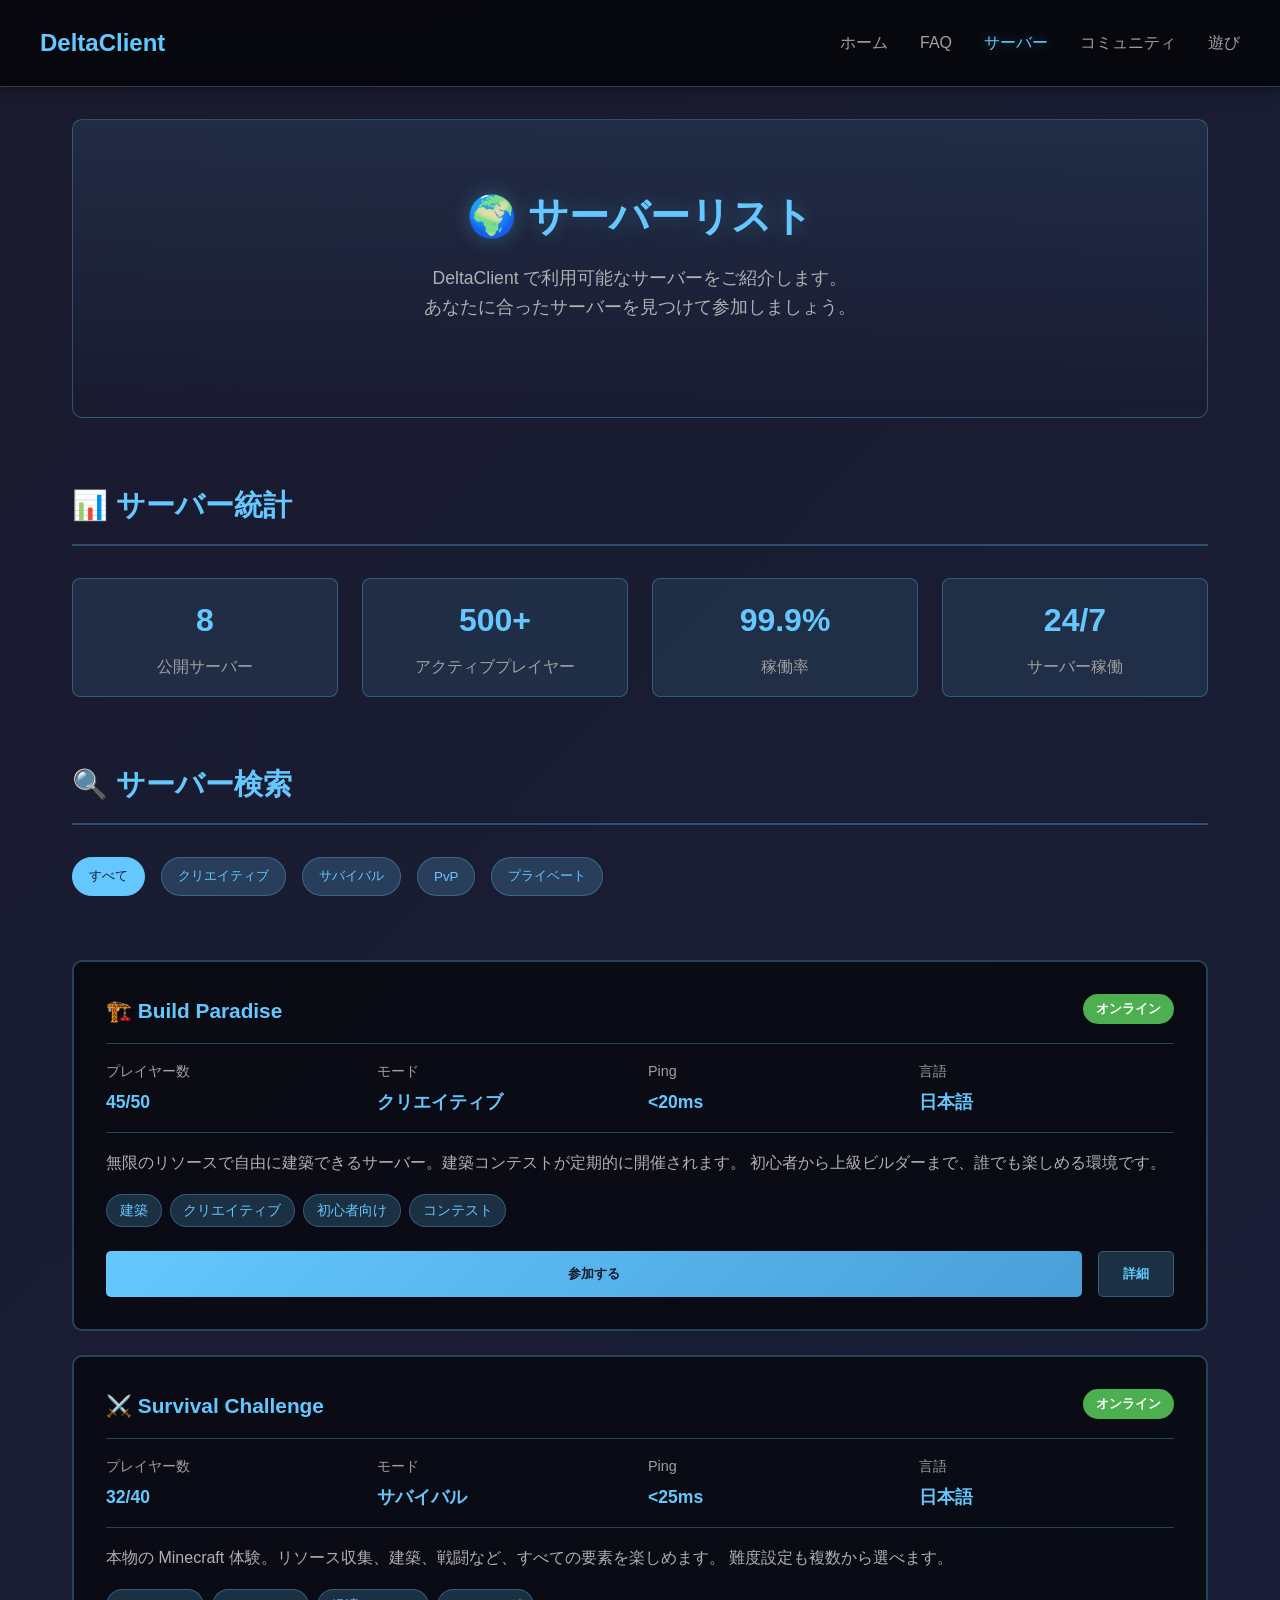
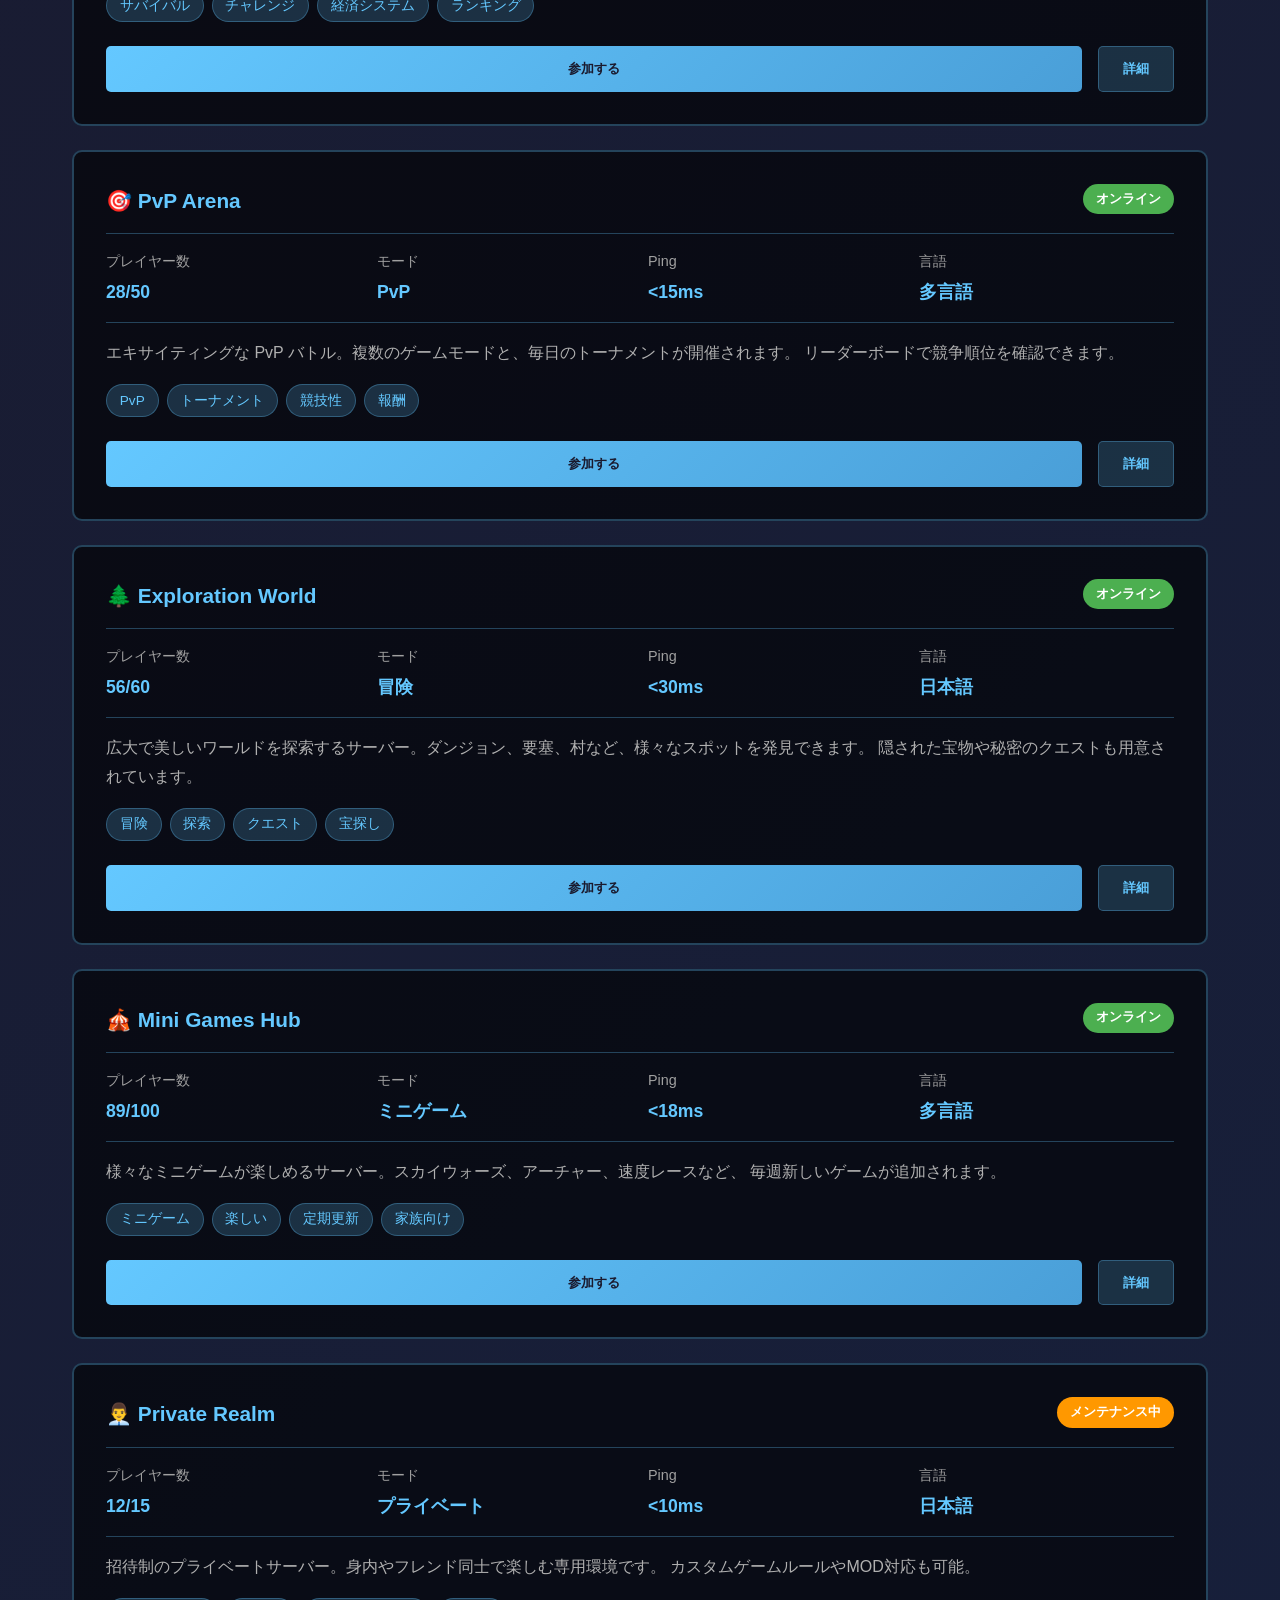
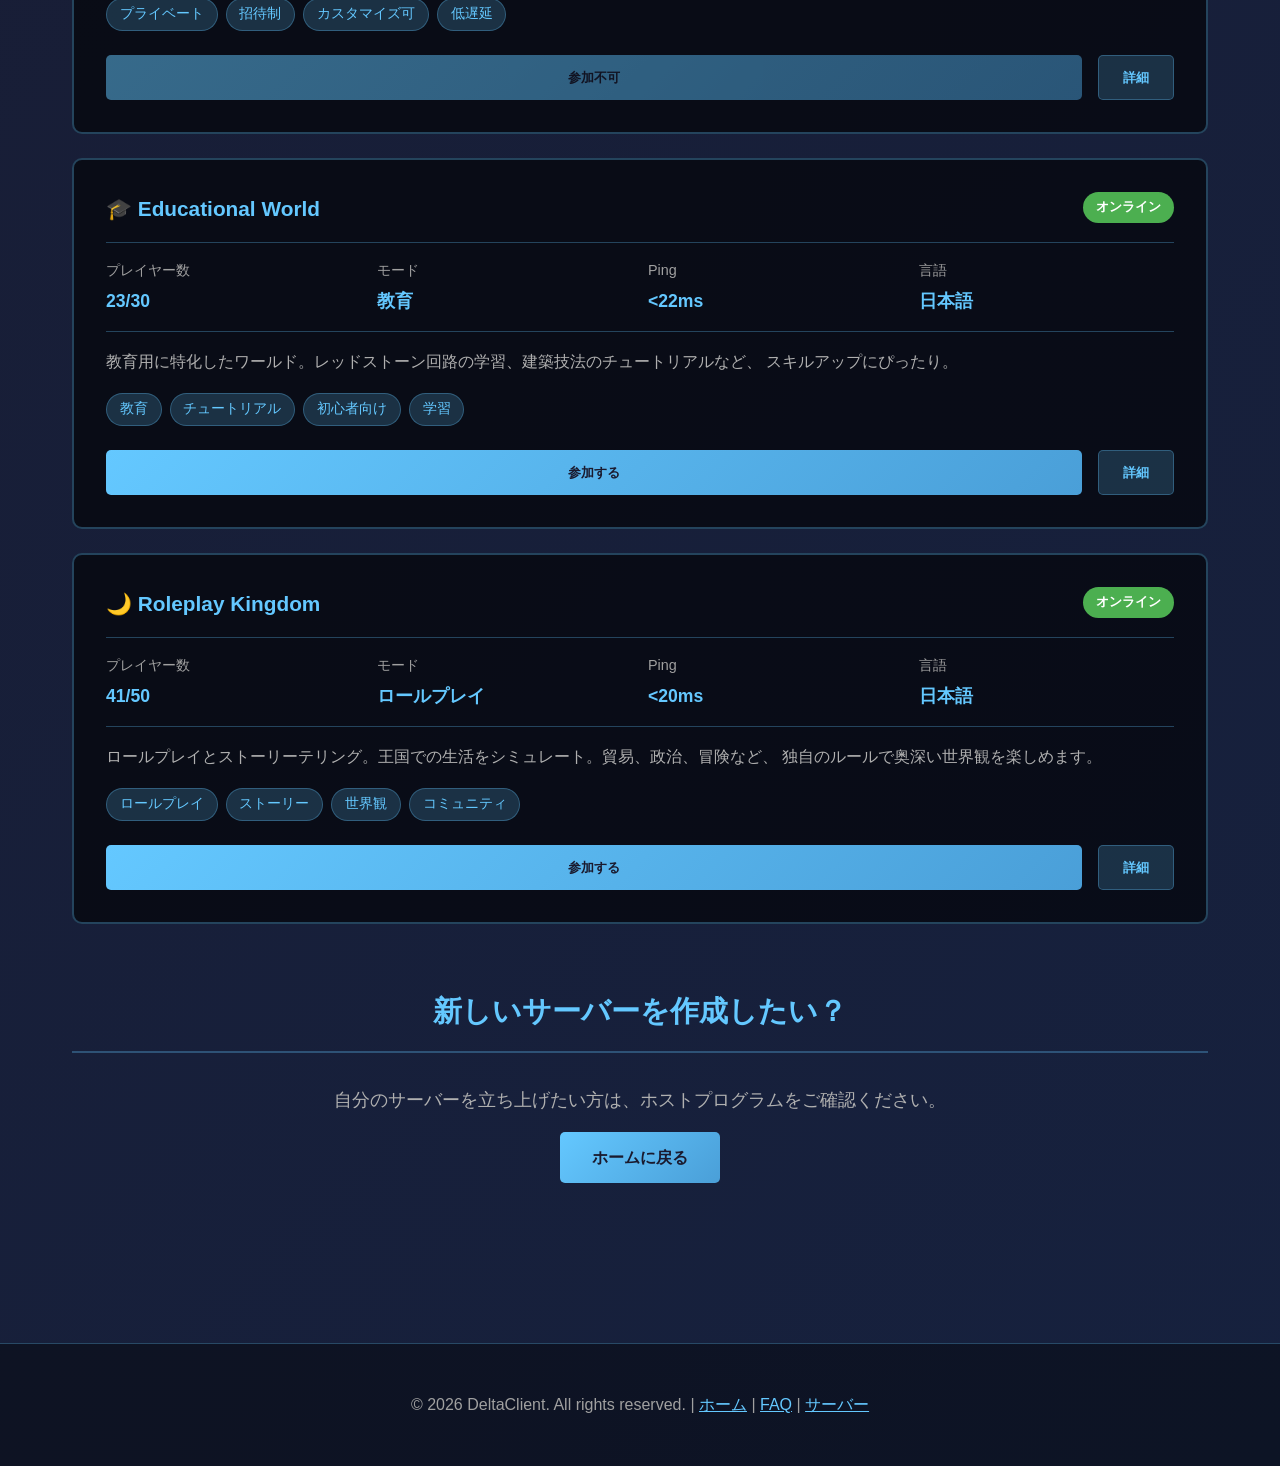
<file: pages/servers.html>
<!DOCTYPE html>
<html lang="ja">
<head>
<meta charset="utf-8">
<meta content="width=device-width, initial-scale=1" name="viewport">
<title>DeltaClient - サーバーリスト</title>
<meta content="DeltaClient サーバー" property="og:title">
<meta content="website" property="og:type">
<meta content="DeltaClient で利用可能なサーバー一覧。" property="og:description">
<link rel="stylesheet" href="../docs/style.css">
<style>
.server-card {
  background: rgba(0, 0, 0, 0.6);
  border: 2px solid var(--border-color);
  border-radius: 10px;
  padding: 2rem;
  margin: 1.5rem 0;
  transition: all 0.3s;
}

.server-card:hover {
  border-color: var(--primary-color);
  box-shadow: 0 10px 30px var(--shadow);
  transform: translateX(5px);
}

.server-header {
  display: flex;
  justify-content: space-between;
  align-items: flex-start;
  margin-bottom: 1rem;
}

.server-name {
  color: var(--primary-color);
  font-size: 1.3rem;
  font-weight: bold;
}

.server-status {
  padding: 0.3rem 0.8rem;
  border-radius: 20px;
  font-size: 0.8rem;
  font-weight: bold;
}

.status-online {
  background: #4caf50;
  color: #fff;
}

.status-maintenance {
  background: #ff9800;
  color: #fff;
}

.status-offline {
  background: #f44336;
  color: #fff;
}

.server-info {
  display: grid;
  grid-template-columns: repeat(auto-fit, minmax(150px, 1fr));
  gap: 1rem;
  margin: 1rem 0;
  padding: 1rem 0;
  border-top: 1px solid var(--border-color);
  border-bottom: 1px solid var(--border-color);
}

.server-info-item {
  display: flex;
  flex-direction: column;
}

.server-info-label {
  color: var(--text-muted);
  font-size: 0.9rem;
  margin-bottom: 0.3rem;
}

.server-info-value {
  color: var(--primary-color);
  font-weight: bold;
  font-size: 1.1rem;
}

.server-description {
  color: var(--text-light);
  line-height: 1.8;
  margin: 1rem 0;
}

.server-features {
  display: flex;
  flex-wrap: wrap;
  gap: 0.5rem;
  margin: 1rem 0;
}

.feature-tag {
  background: rgba(100, 200, 255, 0.2);
  color: var(--primary-color);
  padding: 0.3rem 0.8rem;
  border-radius: 20px;
  font-size: 0.85rem;
  border: 1px solid var(--border-color);
}

.server-actions {
  display: flex;
  gap: 1rem;
  margin-top: 1.5rem;
}

.btn-join {
  flex: 1;
  padding: 0.8rem 1.5rem;
  background: linear-gradient(135deg, var(--primary-color) 0%, var(--primary-dark) 100%);
  color: var(--bg-color);
  border: none;
  border-radius: 5px;
  cursor: pointer;
  font-weight: bold;
  transition: all 0.3s;
}

.btn-join:hover {
  transform: translateY(-2px);
  box-shadow: 0 10px 30px var(--shadow);
}

.btn-info {
  padding: 0.8rem 1.5rem;
  background: rgba(100, 200, 255, 0.2);
  color: var(--primary-color);
  border: 1px solid var(--border-color);
  border-radius: 5px;
  cursor: pointer;
  font-weight: bold;
  transition: all 0.3s;
}

.btn-info:hover {
  background: rgba(100, 200, 255, 0.3);
  border-color: var(--primary-color);
}

.server-grid {
  display: grid;
  grid-template-columns: repeat(auto-fit, minmax(250px, 1fr));
  gap: 1.5rem;
  margin: 2rem 0;
}

.quick-stat {
  background: rgba(100, 200, 255, 0.1);
  border: 1px solid var(--border-color);
  padding: 1rem;
  border-radius: 8px;
  text-align: center;
}

.quick-stat-number {
  font-size: 2rem;
  color: var(--primary-color);
  font-weight: bold;
}

.quick-stat-label {
  color: var(--text-muted);
  margin-top: 0.5rem;
}

.filter-section {
  margin: 2rem 0;
  display: flex;
  gap: 1rem;
  flex-wrap: wrap;
}

.filter-btn {
  padding: 0.6rem 1rem;
  background: rgba(100, 200, 255, 0.2);
  color: var(--primary-color);
  border: 1px solid var(--border-color);
  border-radius: 20px;
  cursor: pointer;
  transition: all 0.3s;
}

.filter-btn.active {
  background: var(--primary-color);
  color: var(--bg-color);
  border-color: var(--primary-color);
}

.filter-btn:hover {
  border-color: var(--primary-color);
}
</style>
</head>
<body>
<header>
  <div class="header-content">
    <a href="../index.html" class="logo">DeltaClient</a>
    <nav>
      <a href="../index.html">ホーム</a>
      <a href="../docs/index.html">FAQ</a>
      <a href="servers.html" class="active">サーバー</a>
      <a href="community.html">コミュニティ</a>
      <a href="../lol/index.html">遊び</a>
    </nav>
  </div>
</header>

<div class="container">
  <section class="hero">
    <h1>🌍 サーバーリスト</h1>
    <p>DeltaClient で利用可能なサーバーをご紹介します。<br>
    あなたに合ったサーバーを見つけて参加しましょう。</p>
  </section>

  <section class="section">
    <h2>📊 サーバー統計</h2>
    <div class="server-grid">
      <div class="quick-stat">
        <div class="quick-stat-number">8</div>
        <div class="quick-stat-label">公開サーバー</div>
      </div>
      <div class="quick-stat">
        <div class="quick-stat-number">500+</div>
        <div class="quick-stat-label">アクティブプレイヤー</div>
      </div>
      <div class="quick-stat">
        <div class="quick-stat-number">99.9%</div>
        <div class="quick-stat-label">稼働率</div>
      </div>
      <div class="quick-stat">
        <div class="quick-stat-number">24/7</div>
        <div class="quick-stat-label">サーバー稼働</div>
      </div>
    </div>
  </section>

  <section class="section">
    <h2>🔍 サーバー検索</h2>
    
    <div class="filter-section">
      <button class="filter-btn active">すべて</button>
      <button class="filter-btn">クリエイティブ</button>
      <button class="filter-btn">サバイバル</button>
      <button class="filter-btn">PvP</button>
      <button class="filter-btn">プライベート</button>
    </div>
  </section>

  <!-- サーバー 1 -->
  <div class="server-card">
    <div class="server-header">
      <span class="server-name">🏗️ Build Paradise</span>
      <span class="server-status status-online">オンライン</span>
    </div>
    <div class="server-info">
      <div class="server-info-item">
        <span class="server-info-label">プレイヤー数</span>
        <span class="server-info-value">45/50</span>
      </div>
      <div class="server-info-item">
        <span class="server-info-label">モード</span>
        <span class="server-info-value">クリエイティブ</span>
      </div>
      <div class="server-info-item">
        <span class="server-info-label">Ping</span>
        <span class="server-info-value">&lt;20ms</span>
      </div>
      <div class="server-info-item">
        <span class="server-info-label">言語</span>
        <span class="server-info-value">日本語</span>
      </div>
    </div>
    <p class="server-description">
      無限のリソースで自由に建築できるサーバー。建築コンテストが定期的に開催されます。
      初心者から上級ビルダーまで、誰でも楽しめる環境です。
    </p>
    <div class="server-features">
      <span class="feature-tag">建築</span>
      <span class="feature-tag">クリエイティブ</span>
      <span class="feature-tag">初心者向け</span>
      <span class="feature-tag">コンテスト</span>
    </div>
    <div class="server-actions">
      <button class="btn-join">参加する</button>
      <button class="btn-info">詳細</button>
    </div>
  </div>

  <!-- サーバー 2 -->
  <div class="server-card">
    <div class="server-header">
      <span class="server-name">⚔️ Survival Challenge</span>
      <span class="server-status status-online">オンライン</span>
    </div>
    <div class="server-info">
      <div class="server-info-item">
        <span class="server-info-label">プレイヤー数</span>
        <span class="server-info-value">32/40</span>
      </div>
      <div class="server-info-item">
        <span class="server-info-label">モード</span>
        <span class="server-info-value">サバイバル</span>
      </div>
      <div class="server-info-item">
        <span class="server-info-label">Ping</span>
        <span class="server-info-value">&lt;25ms</span>
      </div>
      <div class="server-info-item">
        <span class="server-info-label">言語</span>
        <span class="server-info-value">日本語</span>
      </div>
    </div>
    <p class="server-description">
      本物の Minecraft 体験。リソース収集、建築、戦闘など、すべての要素を楽しめます。
      難度設定も複数から選べます。
    </p>
    <div class="server-features">
      <span class="feature-tag">サバイバル</span>
      <span class="feature-tag">チャレンジ</span>
      <span class="feature-tag">経済システム</span>
      <span class="feature-tag">ランキング</span>
    </div>
    <div class="server-actions">
      <button class="btn-join">参加する</button>
      <button class="btn-info">詳細</button>
    </div>
  </div>

  <!-- サーバー 3 -->
  <div class="server-card">
    <div class="server-header">
      <span class="server-name">🎯 PvP Arena</span>
      <span class="server-status status-online">オンライン</span>
    </div>
    <div class="server-info">
      <div class="server-info-item">
        <span class="server-info-label">プレイヤー数</span>
        <span class="server-info-value">28/50</span>
      </div>
      <div class="server-info-item">
        <span class="server-info-label">モード</span>
        <span class="server-info-value">PvP</span>
      </div>
      <div class="server-info-item">
        <span class="server-info-label">Ping</span>
        <span class="server-info-value">&lt;15ms</span>
      </div>
      <div class="server-info-item">
        <span class="server-info-label">言語</span>
        <span class="server-info-value">多言語</span>
      </div>
    </div>
    <p class="server-description">
      エキサイティングな PvP バトル。複数のゲームモードと、毎日のトーナメントが開催されます。
      リーダーボードで競争順位を確認できます。
    </p>
    <div class="server-features">
      <span class="feature-tag">PvP</span>
      <span class="feature-tag">トーナメント</span>
      <span class="feature-tag">競技性</span>
      <span class="feature-tag">報酬</span>
    </div>
    <div class="server-actions">
      <button class="btn-join">参加する</button>
      <button class="btn-info">詳細</button>
    </div>
  </div>

  <!-- サーバー 4 -->
  <div class="server-card">
    <div class="server-header">
      <span class="server-name">🌲 Exploration World</span>
      <span class="server-status status-online">オンライン</span>
    </div>
    <div class="server-info">
      <div class="server-info-item">
        <span class="server-info-label">プレイヤー数</span>
        <span class="server-info-value">56/60</span>
      </div>
      <div class="server-info-item">
        <span class="server-info-label">モード</span>
        <span class="server-info-value">冒険</span>
      </div>
      <div class="server-info-item">
        <span class="server-info-label">Ping</span>
        <span class="server-info-value">&lt;30ms</span>
      </div>
      <div class="server-info-item">
        <span class="server-info-label">言語</span>
        <span class="server-info-value">日本語</span>
      </div>
    </div>
    <p class="server-description">
      広大で美しいワールドを探索するサーバー。ダンジョン、要塞、村など、様々なスポットを発見できます。
      隠された宝物や秘密のクエストも用意されています。
    </p>
    <div class="server-features">
      <span class="feature-tag">冒険</span>
      <span class="feature-tag">探索</span>
      <span class="feature-tag">クエスト</span>
      <span class="feature-tag">宝探し</span>
    </div>
    <div class="server-actions">
      <button class="btn-join">参加する</button>
      <button class="btn-info">詳細</button>
    </div>
  </div>

  <!-- サーバー 5 -->
  <div class="server-card">
    <div class="server-header">
      <span class="server-name">🎪 Mini Games Hub</span>
      <span class="server-status status-online">オンライン</span>
    </div>
    <div class="server-info">
      <div class="server-info-item">
        <span class="server-info-label">プレイヤー数</span>
        <span class="server-info-value">89/100</span>
      </div>
      <div class="server-info-item">
        <span class="server-info-label">モード</span>
        <span class="server-info-value">ミニゲーム</span>
      </div>
      <div class="server-info-item">
        <span class="server-info-label">Ping</span>
        <span class="server-info-value">&lt;18ms</span>
      </div>
      <div class="server-info-item">
        <span class="server-info-label">言語</span>
        <span class="server-info-value">多言語</span>
      </div>
    </div>
    <p class="server-description">
      様々なミニゲームが楽しめるサーバー。スカイウォーズ、アーチャー、速度レースなど、
      毎週新しいゲームが追加されます。
    </p>
    <div class="server-features">
      <span class="feature-tag">ミニゲーム</span>
      <span class="feature-tag">楽しい</span>
      <span class="feature-tag">定期更新</span>
      <span class="feature-tag">家族向け</span>
    </div>
    <div class="server-actions">
      <button class="btn-join">参加する</button>
      <button class="btn-info">詳細</button>
    </div>
  </div>

  <!-- サーバー 6 -->
  <div class="server-card">
    <div class="server-header">
      <span class="server-name">👨‍💼 Private Realm</span>
      <span class="server-status status-maintenance">メンテナンス中</span>
    </div>
    <div class="server-info">
      <div class="server-info-item">
        <span class="server-info-label">プレイヤー数</span>
        <span class="server-info-value">12/15</span>
      </div>
      <div class="server-info-item">
        <span class="server-info-label">モード</span>
        <span class="server-info-value">プライベート</span>
      </div>
      <div class="server-info-item">
        <span class="server-info-label">Ping</span>
        <span class="server-info-value">&lt;10ms</span>
      </div>
      <div class="server-info-item">
        <span class="server-info-label">言語</span>
        <span class="server-info-value">日本語</span>
      </div>
    </div>
    <p class="server-description">
      招待制のプライベートサーバー。身内やフレンド同士で楽しむ専用環境です。
      カスタムゲームルールやMOD対応も可能。
    </p>
    <div class="server-features">
      <span class="feature-tag">プライベート</span>
      <span class="feature-tag">招待制</span>
      <span class="feature-tag">カスタマイズ可</span>
      <span class="feature-tag">低遅延</span>
    </div>
    <div class="server-actions">
      <button class="btn-join" disabled style="opacity: 0.5;">参加不可</button>
      <button class="btn-info">詳細</button>
    </div>
  </div>

  <!-- サーバー 7 -->
  <div class="server-card">
    <div class="server-header">
      <span class="server-name">🎓 Educational World</span>
      <span class="server-status status-online">オンライン</span>
    </div>
    <div class="server-info">
      <div class="server-info-item">
        <span class="server-info-label">プレイヤー数</span>
        <span class="server-info-value">23/30</span>
      </div>
      <div class="server-info-item">
        <span class="server-info-label">モード</span>
        <span class="server-info-value">教育</span>
      </div>
      <div class="server-info-item">
        <span class="server-info-label">Ping</span>
        <span class="server-info-value">&lt;22ms</span>
      </div>
      <div class="server-info-item">
        <span class="server-info-label">言語</span>
        <span class="server-info-value">日本語</span>
      </div>
    </div>
    <p class="server-description">
      教育用に特化したワールド。レッドストーン回路の学習、建築技法のチュートリアルなど、
      スキルアップにぴったり。
    </p>
    <div class="server-features">
      <span class="feature-tag">教育</span>
      <span class="feature-tag">チュートリアル</span>
      <span class="feature-tag">初心者向け</span>
      <span class="feature-tag">学習</span>
    </div>
    <div class="server-actions">
      <button class="btn-join">参加する</button>
      <button class="btn-info">詳細</button>
    </div>
  </div>

  <!-- サーバー 8 -->
  <div class="server-card">
    <div class="server-header">
      <span class="server-name">🌙 Roleplay Kingdom</span>
      <span class="server-status status-online">オンライン</span>
    </div>
    <div class="server-info">
      <div class="server-info-item">
        <span class="server-info-label">プレイヤー数</span>
        <span class="server-info-value">41/50</span>
      </div>
      <div class="server-info-item">
        <span class="server-info-label">モード</span>
        <span class="server-info-value">ロールプレイ</span>
      </div>
      <div class="server-info-item">
        <span class="server-info-label">Ping</span>
        <span class="server-info-value">&lt;20ms</span>
      </div>
      <div class="server-info-item">
        <span class="server-info-label">言語</span>
        <span class="server-info-value">日本語</span>
      </div>
    </div>
    <p class="server-description">
      ロールプレイとストーリーテリング。王国での生活をシミュレート。貿易、政治、冒険など、
      独自のルールで奥深い世界観を楽しめます。
    </p>
    <div class="server-features">
      <span class="feature-tag">ロールプレイ</span>
      <span class="feature-tag">ストーリー</span>
      <span class="feature-tag">世界観</span>
      <span class="feature-tag">コミュニティ</span>
    </div>
    <div class="server-actions">
      <button class="btn-join">参加する</button>
      <button class="btn-info">詳細</button>
    </div>
  </div>

  <section class="section" style="text-align: center; margin-top: 4rem;">
    <h2>新しいサーバーを作成したい？</h2>
    <p style="font-size: 1.1rem;">自分のサーバーを立ち上げたい方は、ホストプログラムをご確認ください。</p>
    <a href="../index.html" class="btn">ホームに戻る</a>
  </section>
</div>

<footer>
  <p>&copy; 2026 DeltaClient. All rights reserved. | 
  <a href="../index.html">ホーム</a> | 
  <a href="../docs/index.html">FAQ</a> | 
  <a href="servers.html">サーバー</a></p>
</footer>

<script>
// 参加ボタンのクリックハンドラ
document.querySelectorAll('.btn-join').forEach(btn => {
  btn.addEventListener('click', function() {
    if (!this.disabled) {
      alert('サーバーに接続中...\nゲームを起動してください。');
    }
  });
});

// フィルターボタンのハンドラ
document.querySelectorAll('.filter-btn').forEach(btn => {
  btn.addEventListener('click', function() {
    document.querySelectorAll('.filter-btn').forEach(b => b.classList.remove('active'));
    this.classList.add('active');
  });
});
</script>
</body>
</html>
</file>
<file: docs/style.css>
/* ===================================================
   DeltaClient Docs - Global Styles
   =================================================== */

* {
  margin: 0;
  padding: 0;
  box-sizing: border-box;
}

:root {
  --primary-color: #64c8ff;
  --primary-dark: #4a9fd8;
  --bg-color: #1a1a2e;
  --bg-secondary: #16213e;
  --text-color: #e0e0e0;
  --text-muted: #a0a0a0;
  --text-light: #b0b0b0;
  --border-color: rgba(100, 200, 255, 0.3);
  --border-hover: rgba(100, 200, 255, 0.6);
  --shadow: rgba(100, 200, 255, 0.2);
}

html {
  scroll-behavior: smooth;
}

body {
  font-family: 'Inter', -apple-system, BlinkMacSystemFont, 'Segoe UI', sans-serif;
  background: linear-gradient(135deg, var(--bg-color) 0%, var(--bg-secondary) 100%);
  color: var(--text-color);
  line-height: 1.6;
  font-size: 16px;
}

/* ===================================================
   Header
   =================================================== */

header {
  background: rgba(0, 0, 0, 0.7);
  backdrop-filter: blur(10px);
  padding: 1.5rem 2rem;
  border-bottom: 1px solid var(--border-color);
  position: sticky;
  top: 0;
  z-index: 100;
  box-shadow: 0 4px 12px rgba(0, 0, 0, 0.3);
}

.header-content {
  max-width: 1200px;
  margin: 0 auto;
  display: flex;
  justify-content: space-between;
  align-items: center;
  flex-wrap: wrap;
  gap: 1rem;
}

.logo {
  font-size: 1.5rem;
  font-weight: bold;
  color: var(--primary-color);
  text-decoration: none;
  transition: text-shadow 0.3s;
}

.logo:hover {
  text-shadow: 0 0 15px rgba(100, 200, 255, 0.5);
}

nav {
  display: flex;
  gap: 2rem;
  flex-wrap: wrap;
}

nav a {
  color: var(--text-muted);
  text-decoration: none;
  transition: color 0.3s, text-shadow 0.3s;
  font-weight: 500;
}

nav a:hover,
nav a.active {
  color: var(--primary-color);
  text-shadow: 0 0 10px rgba(100, 200, 255, 0.4);
}

/* ===================================================
   Container & Layout
   =================================================== */

.container {
  max-width: 1200px;
  margin: 0 auto;
  padding: 2rem;
}

.sidebar-layout {
  display: grid;
  grid-template-columns: 250px 1fr;
  gap: 2rem;
  margin-top: 2rem;
}

.sidebar {
  position: sticky;
  top: 100px;
  height: fit-content;
}

.sidebar-nav {
  background: rgba(0, 0, 0, 0.6);
  border: 1px solid var(--border-color);
  border-radius: 10px;
  overflow: hidden;
}

.sidebar-nav a {
  display: block;
  padding: 0.8rem 1.5rem;
  color: var(--text-muted);
  text-decoration: none;
  border-left: 3px solid transparent;
  transition: all 0.3s;
  font-size: 0.95rem;
}

.sidebar-nav a:hover,
.sidebar-nav a.active {
  color: var(--primary-color);
  background: rgba(100, 200, 255, 0.1);
  border-left-color: var(--primary-color);
}

/* ===================================================
   Content Sections
   =================================================== */

.hero {
  text-align: center;
  padding: 4rem 2rem;
  background: linear-gradient(180deg, rgba(100, 200, 255, 0.1) 0%, transparent 100%);
  border-radius: 10px;
  margin-bottom: 4rem;
  border: 1px solid var(--border-color);
}

.hero h1 {
  font-size: 2.5rem;
  margin-bottom: 1rem;
  color: var(--primary-color);
  text-shadow: 0 0 20px rgba(100, 200, 255, 0.3);
}

.hero p {
  font-size: 1.1rem;
  color: var(--text-light);
  margin-bottom: 2rem;
}

.section {
  margin-bottom: 4rem;
}

.section h2 {
  font-size: 1.8rem;
  margin-bottom: 2rem;
  color: var(--primary-color);
  border-bottom: 2px solid var(--border-color);
  padding-bottom: 1rem;
}

.section h3 {
  font-size: 1.3rem;
  margin: 2rem 0 1rem 0;
  color: var(--primary-color);
}

.section p {
  margin-bottom: 1rem;
  color: var(--text-light);
  line-height: 1.8;
}

/* ===================================================
   Buttons
   =================================================== */

.btn {
  display: inline-block;
  padding: 0.8rem 2rem;
  background: linear-gradient(135deg, var(--primary-color) 0%, var(--primary-dark) 100%);
  color: var(--bg-color);
  text-decoration: none;
  border-radius: 5px;
  transition: transform 0.3s, box-shadow 0.3s;
  font-weight: bold;
  border: none;
  cursor: pointer;
  font-size: 1rem;
}

.btn:hover {
  transform: translateY(-2px);
  box-shadow: 0 10px 30px var(--shadow);
}

.btn-secondary {
  background: rgba(100, 200, 255, 0.2);
  color: var(--primary-color);
  border: 1px solid var(--border-color);
}

.btn-secondary:hover {
  background: rgba(100, 200, 255, 0.3);
  border-color: var(--border-hover);
}

/* ===================================================
   Cards
   =================================================== */

.cards {
  display: grid;
  grid-template-columns: repeat(auto-fit, minmax(300px, 1fr));
  gap: 2rem;
  margin: 2rem 0;
}

.card {
  background: rgba(0, 0, 0, 0.6);
  border: 1px solid var(--border-color);
  border-radius: 10px;
  padding: 2rem;
  transition: all 0.3s;
}

.card:hover {
  border-color: var(--border-hover);
  box-shadow: 0 10px 30px var(--shadow);
  transform: translateY(-5px);
}

.card h3 {
  color: var(--primary-color);
  margin-bottom: 1rem;
  font-size: 1.2rem;
}

.card p {
  color: var(--text-light);
  margin-bottom: 1rem;
}

.card-icon {
  font-size: 2rem;
  margin-bottom: 0.5rem;
}

/* ===================================================
   FAQ / Q&A Section
   =================================================== */

.faq-item {
  background: rgba(0, 0, 0, 0.6);
  border: 1px solid var(--border-color);
  border-radius: 10px;
  margin-bottom: 1.5rem;
  overflow: hidden;
}

.faq-question {
  padding: 1.5rem;
  cursor: pointer;
  display: flex;
  justify-content: space-between;
  align-items: center;
  transition: background 0.3s, border-color 0.3s;
}

.faq-question:hover {
  background: rgba(100, 200, 255, 0.1);
  border-color: var(--border-hover);
}

.faq-question h3 {
  margin: 0;
  font-size: 1.1rem;
  color: var(--primary-color);
  flex: 1;
}

.faq-toggle {
  font-size: 1.5rem;
  transition: transform 0.3s;
  color: var(--primary-color);
}

.faq-item.active .faq-toggle {
  transform: rotate(180deg);
}

.faq-answer {
  max-height: 0;
  overflow: hidden;
  transition: max-height 0.3s;
  padding: 0 1.5rem;
}

.faq-item.active .faq-answer {
  max-height: 500px;
  padding: 0 1.5rem 1.5rem 1.5rem;
}

.faq-answer p {
  color: var(--text-light);
  margin-bottom: 1rem;
}

/* ===================================================
   Code Blocks
   =================================================== */

code {
  background: rgba(0, 0, 0, 0.8);
  color: var(--primary-color);
  padding: 2px 6px;
  border-radius: 3px;
  font-family: 'Courier New', monospace;
  font-size: 0.9rem;
}

pre {
  background: rgba(0, 0, 0, 0.8);
  border: 1px solid var(--border-color);
  border-radius: 8px;
  padding: 1.5rem;
  overflow-x: auto;
  margin: 1.5rem 0;
  color: var(--primary-color);
  font-family: 'Courier New', monospace;
  font-size: 0.9rem;
  line-height: 1.5;
}

pre code {
  background: none;
  padding: 0;
}

/* ===================================================
   Tables
   =================================================== */

table {
  width: 100%;
  border-collapse: collapse;
  margin: 1.5rem 0;
  border: 1px solid var(--border-color);
  border-radius: 8px;
  overflow: hidden;
}

th {
  background: rgba(100, 200, 255, 0.2);
  color: var(--primary-color);
  padding: 1rem;
  text-align: left;
  font-weight: bold;
}

td {
  padding: 1rem;
  border-top: 1px solid var(--border-color);
  color: var(--text-light);
}

tr:hover {
  background: rgba(100, 200, 255, 0.05);
}

/* ===================================================
   Alerts
   =================================================== */

.alert {
  padding: 1.5rem;
  border-radius: 8px;
  margin: 1.5rem 0;
  border-left: 4px solid;
}

.alert-info {
  background: rgba(100, 200, 255, 0.1);
  border-left-color: var(--primary-color);
  color: var(--text-light);
}

.alert-warning {
  background: rgba(255, 193, 7, 0.1);
  border-left-color: #ffc107;
  color: var(--text-light);
}

.alert-success {
  background: rgba(76, 175, 80, 0.1);
  border-left-color: #4caf50;
  color: var(--text-light);
}

/* ===================================================
   Links
   =================================================== */

a {
  color: var(--primary-color);
  text-decoration: none;
  transition: text-shadow 0.3s;
}

a:hover {
  text-shadow: 0 0 8px rgba(100, 200, 255, 0.4);
}

/* ===================================================
   Footer
   =================================================== */

footer {
  text-align: center;
  padding: 3rem 2rem;
  border-top: 1px solid var(--border-color);
  color: var(--text-muted);
  margin-top: 4rem;
  background: rgba(0, 0, 0, 0.4);
}

footer a {
  color: var(--primary-color);
  text-decoration: underline;
}

footer a:hover {
  text-decoration: underline;
}

/* ===================================================
   Responsive Design
   =================================================== */

@media (max-width: 768px) {
  .sidebar-layout {
    grid-template-columns: 1fr;
  }

  .sidebar {
    position: static;
  }

  .hero h1 {
    font-size: 1.8rem;
  }

  .section h2 {
    font-size: 1.4rem;
  }

  nav {
    gap: 1rem;
  }

  .cards {
    grid-template-columns: 1fr;
  }
}

@media (max-width: 480px) {
  .container {
    padding: 1rem;
  }

  header {
    padding: 1rem;
  }

  .header-content {
    flex-direction: column;
    align-items: flex-start;
  }

  nav {
    width: 100%;
    flex-direction: column;
    gap: 0;
  }

  nav a {
    padding: 0.5rem 0;
  }

  .hero {
    padding: 2rem 1rem;
  }

  .hero h1 {
    font-size: 1.5rem;
  }

  .hero p {
    font-size: 0.95rem;
  }
}
</file>
